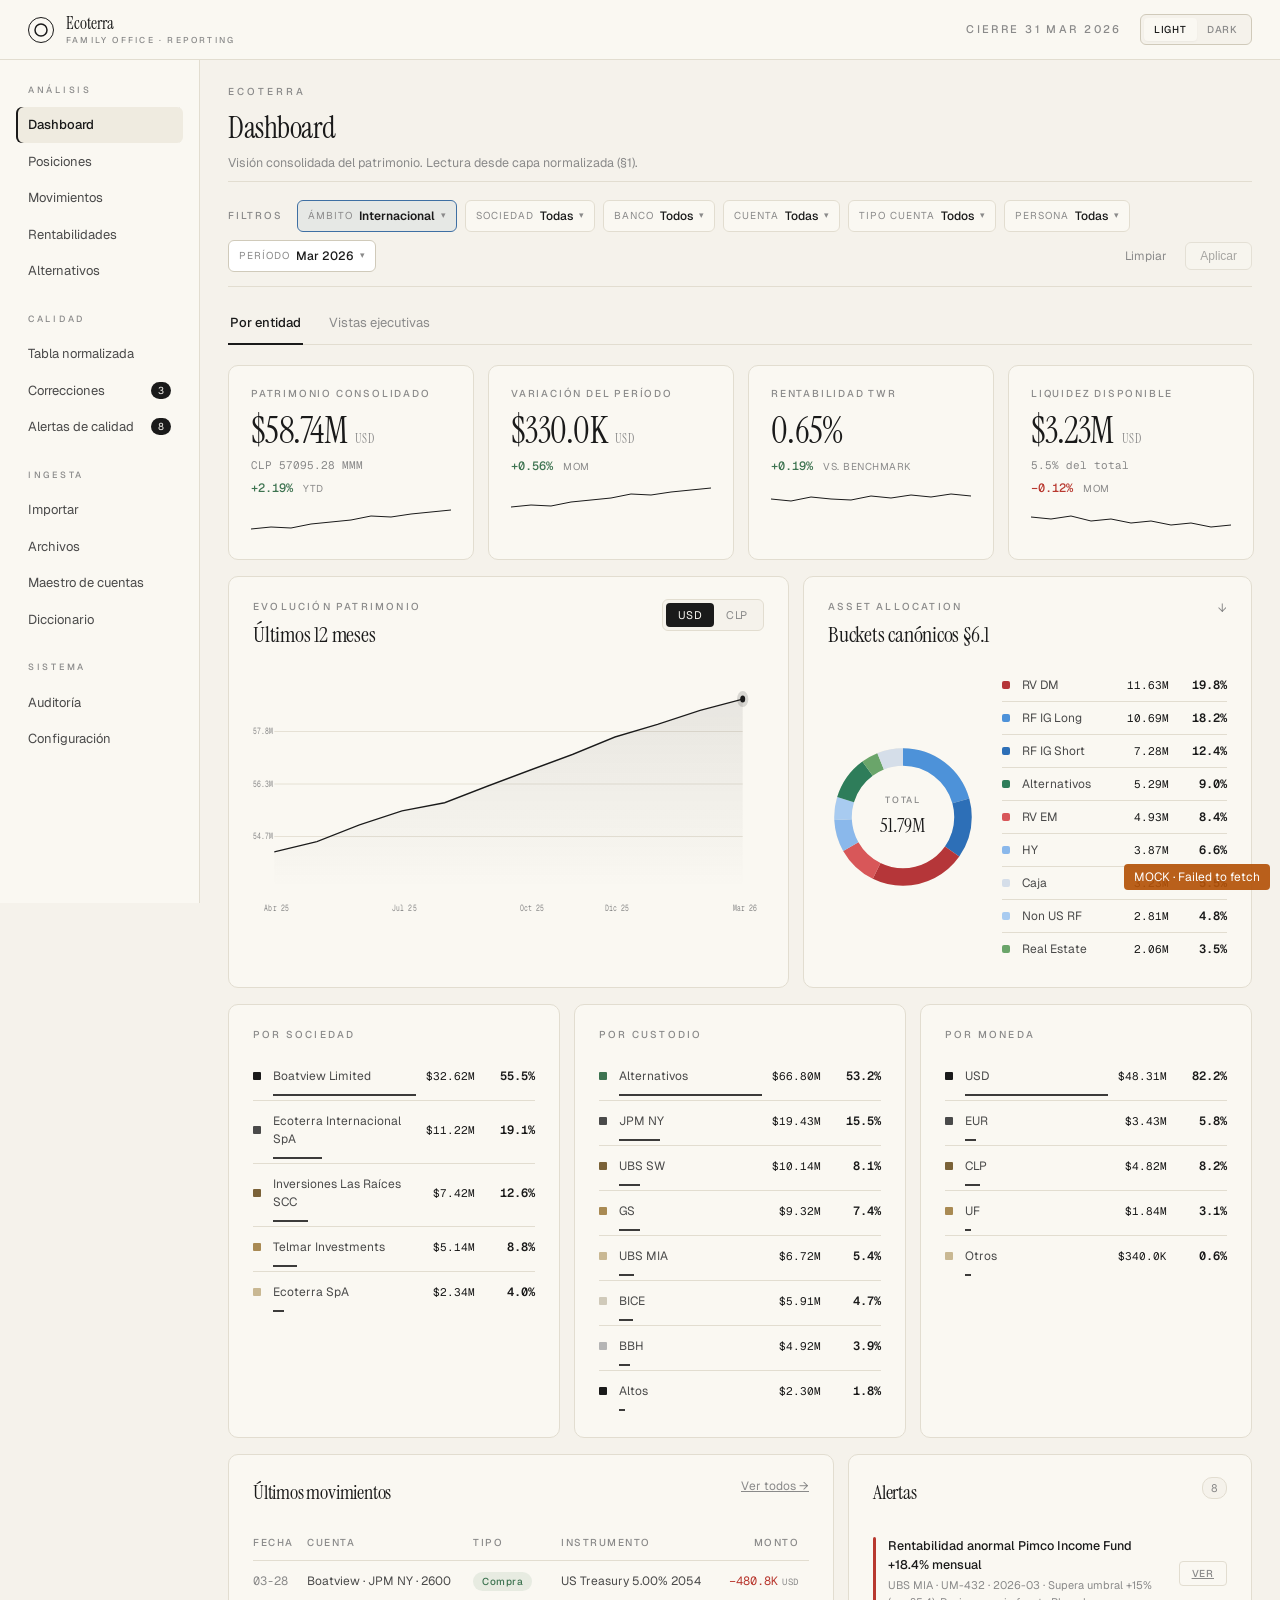
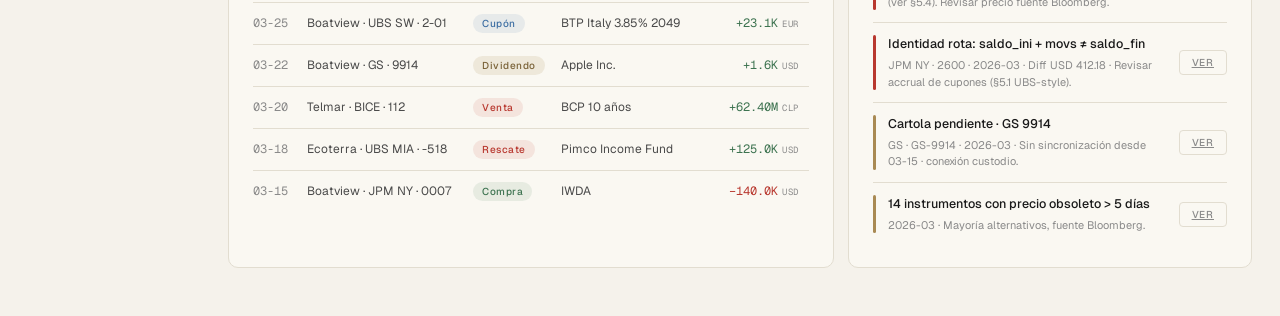
<file: Reporting APP/index.html>
<!DOCTYPE html>
<html lang="es" data-theme="light">
<head>
<meta charset="UTF-8">
<meta name="viewport" content="width=device-width, initial-scale=1.0">
<title>Ecoterra — Reporting</title>
<link rel="preconnect" href="https://fonts.googleapis.com">
<link rel="preconnect" href="https://fonts.gstatic.com" crossorigin>
<link href="https://fonts.googleapis.com/css2?family=Instrument+Serif:ital@0;1&family=Geist:wght@300;400;500;600&family=Geist+Mono:wght@400;500&display=swap" rel="stylesheet">
<link rel="stylesheet" href="assets/styles.css?v=26">
</head>
<body>

<div class="topbar">
  <div class="brand">
    <div class="brand-logo"><svg width="14" height="14" viewBox="0 0 14 14"><circle cx="7" cy="7" r="6" fill="none" stroke="currentColor" stroke-width="1.5"/></svg></div>
    <div class="brand-text">
      <a href="#/dashboard" style="text-decoration:none;color:inherit"><span class="brand-name">Ecoterra</span></a>
      <span class="brand-sub">Family Office · Reporting</span>
    </div>
  </div>
  <div class="topbar-right">
    <span>Cierre 31 Mar 2026</span>
    <div class="theme-toggle" role="tablist" aria-label="Tema">
      <button id="themeLight" class="active" aria-label="Light mode">Light</button>
      <button id="themeDark" aria-label="Dark mode">Dark</button>
    </div>
  </div>
</div>

<div class="shell">
  <aside class="sidebar" id="sidebar"></aside>
  <main class="main" id="view"></main>
</div>

<script src="assets/mock.js?v=17"></script>
<script src="assets/api.js?v=26"></script>
<script src="assets/dataSource.js?v=26"></script>
<script src="assets/app.js?v=26"></script>
</body>
</html>
</file>
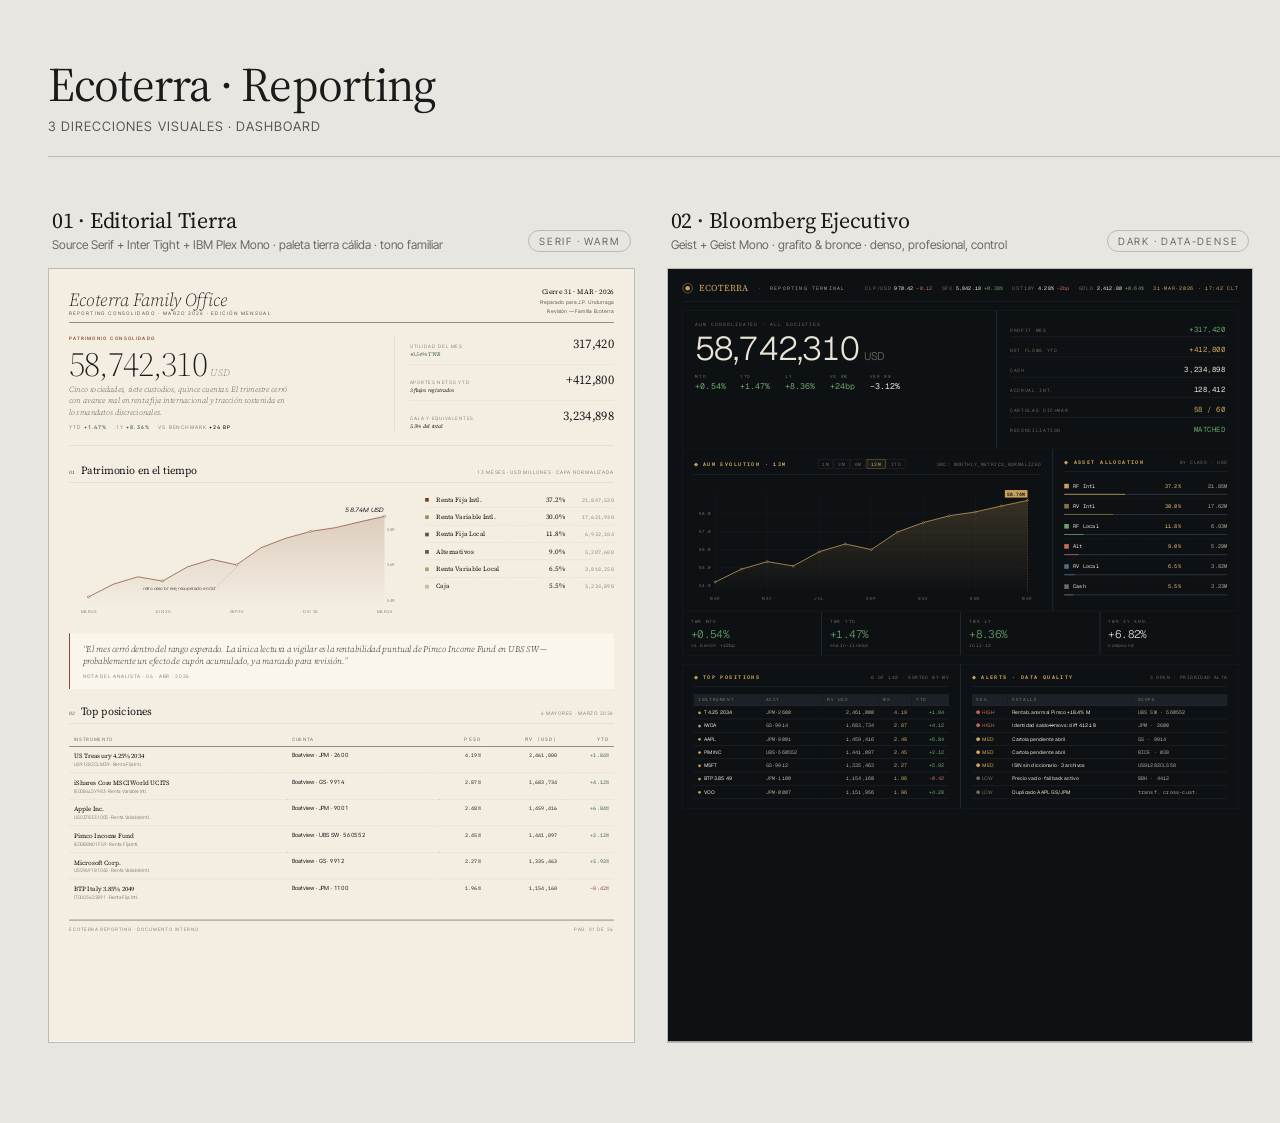
<file: Reporting APP/_archive/directions_exploration.html>
<!doctype html>
<html lang="es">
<head>
<meta charset="utf-8">
<title>Ecoterra · 3 direcciones visuales</title>
<meta name="viewport" content="width=1920">
<link rel="preconnect" href="https://fonts.googleapis.com">
<link rel="preconnect" href="https://fonts.gstatic.com" crossorigin>
<link href="https://fonts.googleapis.com/css2?family=Source+Serif+4:ital,opsz,wght@0,8..60,300..700;1,8..60,300..700&family=GFS+Didot&family=Cormorant+Garamond:wght@300;400;500;600&family=IBM+Plex+Sans:wght@300;400;500;600&family=IBM+Plex+Mono:wght@400;500&family=Inter+Tight:wght@300;400;500;600;700&family=JetBrains+Mono:wght@400;500;600&family=Geist:wght@300;400;500;600&family=Geist+Mono:wght@400;500&display=swap" rel="stylesheet">
<style>
/* ============ GLOBAL ============ */
* { box-sizing: border-box; }
html, body { margin: 0; padding: 0; }
body {
  background: #e8e6e1;
  font-family: "Inter Tight", system-ui, sans-serif;
  min-width: 1920px;
  -webkit-font-smoothing: antialiased;
}
.canvas {
  padding: 60px 48px 80px;
  max-width: 1920px;
  margin: 0 auto;
}
.canvas-head {
  margin-bottom: 48px;
  display: flex;
  justify-content: space-between;
  align-items: flex-end;
  padding-bottom: 22px;
  border-bottom: 1px solid #bdbab3;
}
.canvas-title {
  font-family: "Source Serif 4", serif;
  font-size: 48px;
  font-weight: 400;
  letter-spacing: -0.02em;
  color: #1a1a1a;
  margin: 0;
  line-height: 1;
}
.canvas-sub {
  font-size: 13px;
  color: #5a5a5a;
  letter-spacing: 0.08em;
  text-transform: uppercase;
  margin-top: 10px;
}
.canvas-meta {
  font-size: 12px;
  color: #7a7a7a;
  text-align: right;
  line-height: 1.6;
}
.grid-3 {
  display: grid;
  grid-template-columns: repeat(3, 1fr);
  gap: 32px;
}
.opt-wrap {
  display: flex;
  flex-direction: column;
  gap: 16px;
}
.opt-label {
  display: flex;
  justify-content: space-between;
  align-items: flex-end;
  padding: 0 4px;
}
.opt-label h2 {
  font-family: "Source Serif 4", serif;
  font-weight: 400;
  font-size: 22px;
  margin: 0;
  letter-spacing: -0.01em;
  color: #1a1a1a;
}
.opt-label .pill {
  font-size: 10px;
  letter-spacing: 0.18em;
  text-transform: uppercase;
  color: #6a6a6a;
  padding: 4px 10px;
  border: 1px solid #bdbab3;
  border-radius: 999px;
}
.opt-label .sub {
  font-size: 12px;
  color: #6a6a6a;
  margin-top: 2px;
}
.frame {
  width: 100%;
  aspect-ratio: 1 / 1.32;
  border: 1px solid #bdbab3;
  overflow: hidden;
  position: relative;
  background: white;
}
.frame-inner {
  position: absolute;
  top: 0; left: 0;
  width: 1280px;
  height: 1690px;
  transform-origin: top left;
}

/* ============================================================ */
/* OPCIÓN 1 · EDITORIAL TIERRA                                  */
/* ============================================================ */
.ed-root {
  --bg: #f3ede2;
  --paper: #faf6ec;
  --ink: #1a1a1a;
  --ink-2: #5a544a;
  --ink-3: #8a857a;
  --line: #d4ccbc;
  --line-2: #e5ddcc;
  --accent: #7a3a1e;
  --accent-2: #4a5a3e;
  --gold: #a68a4e;
  --pos: #3a5a3e;
  --neg: #8a3030;
  background: var(--bg);
  color: var(--ink);
  font-family: "Inter Tight", sans-serif;
  font-size: 13px;
  width: 1280px;
  min-height: 1690px;
  padding: 36px 44px;
  font-feature-settings: "ss01", "tnum";
}
.ed-root .serif { font-family: "Source Serif 4", serif; font-weight: 400; }
.ed-root .mono { font-family: "IBM Plex Mono", monospace; font-variant-numeric: tabular-nums; }
.ed-root .num { font-variant-numeric: tabular-nums; }

.ed-mast {
  border-bottom: 1px solid var(--ink);
  padding-bottom: 14px;
  margin-bottom: 28px;
  display: flex;
  justify-content: space-between;
  align-items: flex-end;
}
.ed-mast .title {
  display: flex; flex-direction: column; gap: 4px;
}
.ed-mast .title .name {
  font-family: "Source Serif 4", serif;
  font-size: 40px;
  font-style: italic;
  font-weight: 300;
  letter-spacing: -0.01em;
  line-height: 1;
}
.ed-mast .title .tag {
  font-size: 10.5px;
  letter-spacing: 0.28em;
  text-transform: uppercase;
  color: var(--ink-2);
}
.ed-mast .meta {
  text-align: right;
  font-size: 11px;
  color: var(--ink-2);
  line-height: 1.8;
  letter-spacing: 0.04em;
}
.ed-mast .meta .big {
  font-family: "Source Serif 4", serif;
  font-size: 15px;
  color: var(--ink);
  letter-spacing: 0;
}

.ed-hero {
  display: grid;
  grid-template-columns: 1.4fr 1fr;
  gap: 40px;
  margin-bottom: 36px;
  padding-bottom: 32px;
  border-bottom: 1px solid var(--line);
}
.ed-hero-left .kicker {
  font-size: 10px;
  letter-spacing: 0.28em;
  text-transform: uppercase;
  color: var(--accent);
  font-weight: 500;
}
.ed-hero-left .headline {
  font-family: "Source Serif 4", serif;
  font-size: 76px;
  font-weight: 300;
  letter-spacing: -0.025em;
  line-height: 0.95;
  margin: 14px 0 6px;
  font-variant-numeric: tabular-nums;
}
.ed-hero-left .headline .cur {
  font-size: 22px;
  color: var(--ink-3);
  margin-left: 8px;
  letter-spacing: 0;
  font-style: italic;
}
.ed-hero-left .lede {
  font-family: "Source Serif 4", serif;
  font-size: 17px;
  font-style: italic;
  color: var(--ink-2);
  line-height: 1.45;
  font-weight: 300;
  max-width: 480px;
  margin-top: 8px;
}
.ed-hero-left .byline {
  margin-top: 14px;
  font-size: 11px;
  letter-spacing: 0.18em;
  text-transform: uppercase;
  color: var(--ink-3);
  display: flex;
  gap: 18px;
}
.ed-hero-left .byline span b { color: var(--ink); font-weight: 500; }

.ed-hero-right {
  border-left: 1px solid var(--line);
  padding-left: 32px;
  display: flex;
  flex-direction: column;
  gap: 18px;
  justify-content: center;
}
.ed-mini {
  display: flex;
  justify-content: space-between;
  align-items: baseline;
  padding-bottom: 14px;
  border-bottom: 1px dotted var(--line);
}
.ed-mini:last-child { border-bottom: 0; padding-bottom: 0; }
.ed-mini .lbl {
  font-size: 10px;
  letter-spacing: 0.2em;
  text-transform: uppercase;
  color: var(--ink-3);
  flex: 1;
}
.ed-mini .val {
  font-family: "Source Serif 4", serif;
  font-size: 28px;
  letter-spacing: -0.01em;
  line-height: 1;
  font-variant-numeric: tabular-nums;
}
.ed-mini .delta {
  font-size: 11.5px;
  margin-top: 4px;
  font-style: italic;
  font-family: "Source Serif 4", serif;
}

.ed-sect {
  margin-bottom: 32px;
}
.ed-sect-head {
  display: flex;
  justify-content: space-between;
  align-items: baseline;
  margin-bottom: 18px;
  padding-bottom: 10px;
  border-bottom: 1px solid var(--line);
}
.ed-sect-head .num {
  font-family: "Source Serif 4", serif;
  font-size: 11px;
  font-style: italic;
  color: var(--accent);
  margin-right: 14px;
}
.ed-sect-head .ttl {
  font-family: "Source Serif 4", serif;
  font-size: 24px;
  font-weight: 400;
  letter-spacing: -0.005em;
  flex: 1;
}
.ed-sect-head .aside {
  font-size: 10.5px;
  letter-spacing: 0.16em;
  text-transform: uppercase;
  color: var(--ink-3);
}

.ed-2col {
  display: grid;
  grid-template-columns: 1.8fr 1fr;
  gap: 36px;
}

/* Editorial chart */
.ed-chart {
  position: relative;
  height: 280px;
  padding-top: 18px;
}
.ed-chart svg { width: 100%; height: 100%; display: block; overflow: visible; }

.ed-annotation {
  position: absolute;
  font-family: "Source Serif 4", serif;
  font-style: italic;
  font-size: 12px;
  color: var(--ink-2);
  max-width: 140px;
  line-height: 1.3;
}

.ed-alloc {
  display: flex;
  flex-direction: column;
}
.ed-alloc-row {
  display: grid;
  grid-template-columns: 14px 1fr auto auto;
  gap: 10px;
  align-items: baseline;
  padding: 8px 0;
  border-bottom: 1px dotted var(--line);
  font-size: 13px;
}
.ed-alloc-row:last-child { border-bottom: 0; }
.ed-alloc-row .sw {
  width: 8px; height: 8px;
  background: var(--accent);
  margin-top: 6px;
}
.ed-alloc-row .name {
  font-family: "Source Serif 4", serif;
  font-size: 14px;
}
.ed-alloc-row .pct {
  font-family: "Source Serif 4", serif;
  font-variant-numeric: tabular-nums;
  font-size: 15px;
  text-align: right;
  min-width: 60px;
}
.ed-alloc-row .usd {
  font-family: "IBM Plex Mono", monospace;
  font-size: 10.5px;
  color: var(--ink-3);
  text-align: right;
  min-width: 96px;
}

/* Editorial table */
.ed-tbl {
  width: 100%;
  border-collapse: collapse;
  font-size: 12.5px;
}
.ed-tbl th {
  text-align: left;
  font-size: 10px;
  letter-spacing: 0.16em;
  text-transform: uppercase;
  color: var(--ink-3);
  font-weight: 500;
  padding: 8px 10px;
  border-bottom: 1px solid var(--ink);
}
.ed-tbl td {
  padding: 11px 10px;
  border-bottom: 1px dotted var(--line);
  vertical-align: top;
}
.ed-tbl tr:last-child td { border-bottom: 0; }
.ed-tbl .num { text-align: right; font-variant-numeric: tabular-nums; font-family: "IBM Plex Mono", monospace; font-size: 12px; }
.ed-tbl .instr {
  font-family: "Source Serif 4", serif;
  font-size: 14px;
}
.ed-tbl .instr small {
  display: block;
  font-family: "Inter Tight", sans-serif;
  font-size: 10.5px;
  color: var(--ink-3);
  letter-spacing: 0.02em;
  margin-top: 2px;
}

.ed-quote {
  background: var(--paper);
  border-left: 2px solid var(--accent);
  padding: 22px 28px;
  margin-bottom: 32px;
}
.ed-quote p {
  font-family: "Source Serif 4", serif;
  font-size: 19px;
  font-weight: 300;
  font-style: italic;
  line-height: 1.4;
  color: var(--ink);
  margin: 0;
}
.ed-quote cite {
  display: block;
  font-style: normal;
  font-size: 10.5px;
  letter-spacing: 0.18em;
  text-transform: uppercase;
  color: var(--ink-3);
  margin-top: 12px;
}

.ed-foot {
  margin-top: 30px;
  padding-top: 14px;
  border-top: 1px solid var(--ink);
  display: flex;
  justify-content: space-between;
  font-size: 10px;
  letter-spacing: 0.18em;
  text-transform: uppercase;
  color: var(--ink-3);
}

/* ============================================================ */
/* OPCIÓN 2 · BLOOMBERG EJECUTIVO                               */
/* ============================================================ */
.bl-root {
  --bg: #0e1114;
  --panel: #151a1f;
  --panel-2: #1b2127;
  --line: #252c33;
  --line-2: #2e3740;
  --ink: #e8e4d6;
  --ink-2: #a8a397;
  --ink-3: #6f6a5f;
  --accent: #c9a25b;
  --accent-2: #8a7340;
  --pos: #6aa36e;
  --neg: #c86a5a;
  --warn: #d4a85a;
  background: var(--bg);
  color: var(--ink);
  font-family: "Geist", sans-serif;
  font-size: 12.5px;
  width: 1280px;
  min-height: 1690px;
  padding: 28px 32px;
  font-feature-settings: "tnum", "cv11";
}
.bl-root .mono { font-family: "Geist Mono", "JetBrains Mono", monospace; font-variant-numeric: tabular-nums; }
.bl-root .serif { font-family: "Source Serif 4", serif; font-weight: 400; }

.bl-top {
  display: flex;
  justify-content: space-between;
  align-items: center;
  padding-bottom: 14px;
  border-bottom: 1px solid var(--line);
  margin-bottom: 20px;
}
.bl-brand {
  display: flex; align-items: center; gap: 14px;
}
.bl-brand .mk {
  width: 22px; height: 22px;
  border: 1.5px solid var(--accent);
  border-radius: 50%;
  position: relative;
}
.bl-brand .mk::after {
  content: "";
  position: absolute;
  inset: 5px;
  background: var(--accent);
  border-radius: 50%;
}
.bl-brand .name {
  font-family: "Source Serif 4", serif;
  font-size: 20px;
  letter-spacing: 0.04em;
  color: var(--accent);
}
.bl-brand .sep { color: var(--ink-3); margin: 0 8px; }
.bl-brand .sec {
  font-family: "Geist Mono", monospace;
  font-size: 10.5px;
  letter-spacing: 0.3em;
  text-transform: uppercase;
  color: var(--ink-2);
}
.bl-tick {
  display: flex;
  gap: 20px;
  align-items: center;
  font-family: "Geist Mono", monospace;
  font-size: 11px;
  color: var(--ink-2);
}
.bl-tick .it { display: flex; gap: 6px; align-items: baseline; }
.bl-tick .it .k { color: var(--ink-3); text-transform: uppercase; letter-spacing: 0.12em; }
.bl-tick .it .v { color: var(--ink); }
.bl-tick .it .v.up { color: var(--pos); }
.bl-tick .it .v.dn { color: var(--neg); }
.bl-tick .clk {
  color: var(--accent);
  letter-spacing: 0.1em;
}

.bl-hero {
  display: grid;
  grid-template-columns: 1.3fr 1fr;
  gap: 2px;
  background: var(--line);
  margin-bottom: 2px;
}
.bl-hero > div { background: var(--bg); padding: 24px 28px; }
.bl-hero .left .label {
  font-family: "Geist Mono", monospace;
  font-size: 10px;
  letter-spacing: 0.26em;
  text-transform: uppercase;
  color: var(--ink-3);
}
.bl-hero .left .val {
  font-family: "Geist", sans-serif;
  font-weight: 300;
  font-size: 72px;
  line-height: 1;
  letter-spacing: -0.02em;
  margin-top: 10px;
  font-variant-numeric: tabular-nums;
  color: var(--ink);
}
.bl-hero .left .val .u { color: var(--ink-3); font-size: 24px; margin-left: 10px; }
.bl-hero .left .deltas {
  display: flex;
  gap: 32px;
  margin-top: 18px;
}
.bl-hero .left .deltas .d .l {
  font-family: "Geist Mono", monospace;
  font-size: 9.5px;
  letter-spacing: 0.2em;
  text-transform: uppercase;
  color: var(--ink-3);
}
.bl-hero .left .deltas .d .v {
  font-family: "Geist Mono", monospace;
  font-size: 18px;
  margin-top: 4px;
}
.bl-hero .left .deltas .d .v.up { color: var(--pos); }
.bl-hero .left .deltas .d .v.dn { color: var(--neg); }
.bl-hero .right {
  display: flex;
  flex-direction: column;
  gap: 10px;
}
.bl-kpi {
  display: grid;
  grid-template-columns: 1fr auto;
  align-items: baseline;
  padding: 6px 0;
  border-bottom: 1px solid var(--line);
}
.bl-kpi:last-child { border-bottom: 0; }
.bl-kpi .l {
  font-family: "Geist Mono", monospace;
  font-size: 10px;
  letter-spacing: 0.2em;
  text-transform: uppercase;
  color: var(--ink-3);
}
.bl-kpi .v {
  font-family: "Geist Mono", monospace;
  font-size: 16px;
  color: var(--ink);
}
.bl-kpi .v.accent { color: var(--accent); }
.bl-kpi .v.up { color: var(--pos); }
.bl-kpi .v.dn { color: var(--neg); }

.bl-grid {
  display: grid;
  grid-template-columns: 2fr 1fr;
  gap: 2px;
  background: var(--line);
  margin-top: 2px;
}
.bl-grid > .panel { background: var(--bg); padding: 22px 24px; }

.bl-panel-head {
  display: flex;
  justify-content: space-between;
  align-items: center;
  padding-bottom: 12px;
  margin-bottom: 16px;
  border-bottom: 1px solid var(--line);
}
.bl-panel-head h3 {
  font-family: "Geist Mono", monospace;
  font-size: 11px;
  letter-spacing: 0.24em;
  text-transform: uppercase;
  color: var(--accent);
  margin: 0;
}
.bl-panel-head .meta {
  font-family: "Geist Mono", monospace;
  font-size: 10px;
  color: var(--ink-3);
  letter-spacing: 0.14em;
  text-transform: uppercase;
}
.bl-panel-head .tabs {
  display: flex; gap: 2px; font-family: "Geist Mono", monospace;
}
.bl-panel-head .tabs span {
  padding: 3px 8px;
  font-size: 10px;
  letter-spacing: 0.18em;
  text-transform: uppercase;
  color: var(--ink-3);
  border: 1px solid var(--line);
}
.bl-panel-head .tabs span.on { color: var(--accent); border-color: var(--accent-2); background: rgba(201,162,91,0.07); }

/* bloomberg chart */
.bl-chart svg { width: 100%; display: block; overflow: visible; }
.bl-chart-wrap { height: 260px; }
.bl-chart-wrap.small { height: 180px; }

.bl-alloc {
  display: grid;
  grid-template-columns: 1fr auto auto;
  gap: 10px;
  font-family: "Geist Mono", monospace;
  font-size: 11.5px;
  align-items: center;
  padding: 8px 0;
  border-bottom: 1px dotted var(--line);
}
.bl-alloc:last-child { border-bottom: 0; }
.bl-alloc .nm { color: var(--ink); letter-spacing: 0.02em; display: flex; gap: 8px; align-items: center; }
.bl-alloc .nm .sw { width: 10px; height: 10px; background: var(--accent); }
.bl-alloc .pct { color: var(--accent); font-variant-numeric: tabular-nums; font-weight: 500; text-align: right; min-width: 52px; }
.bl-alloc .amt { color: var(--ink-2); font-variant-numeric: tabular-nums; text-align: right; min-width: 92px; }
.bl-alloc .bar {
  grid-column: 1 / -1;
  height: 2px;
  background: var(--line-2);
  position: relative;
}
.bl-alloc .bar i { display: block; height: 100%; background: var(--accent); opacity: 0.8; }

/* bloomberg table */
.bl-tbl {
  width: 100%;
  border-collapse: collapse;
  font-family: "Geist Mono", monospace;
  font-size: 11px;
}
.bl-tbl th {
  text-align: left;
  padding: 6px 10px;
  font-size: 9.5px;
  letter-spacing: 0.2em;
  text-transform: uppercase;
  color: var(--ink-3);
  font-weight: 500;
  border-bottom: 1px solid var(--line);
  background: var(--panel-2);
}
.bl-tbl td {
  padding: 7px 10px;
  border-bottom: 1px solid var(--line);
  color: var(--ink-2);
}
.bl-tbl tr:hover td { background: rgba(201,162,91,0.04); color: var(--ink); }
.bl-tbl td.k { color: var(--ink); font-family: "Geist", sans-serif; }
.bl-tbl td.num { text-align: right; font-variant-numeric: tabular-nums; }
.bl-tbl td .t { color: var(--accent); }
.bl-tbl td .up { color: var(--pos); }
.bl-tbl td .dn { color: var(--neg); }
.bl-tbl td .dot { width: 6px; height: 6px; display: inline-block; border-radius: 50%; background: var(--accent); margin-right: 6px; vertical-align: middle; }

.bl-status {
  margin-top: 2px;
  display: grid;
  grid-template-columns: repeat(4, 1fr);
  gap: 2px;
  background: var(--line);
}
.bl-status > div { background: var(--bg); padding: 14px 18px; }
.bl-status .lbl {
  font-family: "Geist Mono", monospace;
  font-size: 9.5px;
  letter-spacing: 0.22em;
  text-transform: uppercase;
  color: var(--ink-3);
}
.bl-status .v {
  font-family: "Geist Mono", monospace;
  font-size: 24px;
  font-weight: 300;
  margin-top: 6px;
  color: var(--ink);
}
.bl-status .v.up { color: var(--pos); }
.bl-status .v.dn { color: var(--neg); }
.bl-status .v.accent { color: var(--accent); }
.bl-status .s {
  font-family: "Geist Mono", monospace;
  font-size: 10px;
  color: var(--ink-3);
  letter-spacing: 0.1em;
  margin-top: 4px;
}

.bl-sidebar-nav {
  position: absolute;
  left: 0; top: 100px;
  width: 34px;
  display: flex; flex-direction: column;
  gap: 20px;
  font-family: "Geist Mono", monospace;
  font-size: 9px;
  letter-spacing: 0.3em;
  color: var(--ink-3);
  writing-mode: vertical-rl;
  transform: rotate(180deg);
  padding: 20px 0;
  border-right: 1px solid var(--line);
  text-transform: uppercase;
  align-items: center;
  text-align: center;
}
.bl-sidebar-nav span.on { color: var(--accent); }

/* ============================================================ */
/* OPCIÓN 3 · SUIZO MODERNO                                     */
/* ============================================================ */
.sw-root {
  --bg: #ffffff;
  --surface: #fafafa;
  --line: #e8e8e6;
  --line-2: #f0efec;
  --ink: #111111;
  --ink-2: #555555;
  --ink-3: #9a9a97;
  --accent: #1f4d3f;
  --pos: #1f4d3f;
  --neg: #9a3328;
  background: var(--bg);
  color: var(--ink);
  font-family: "Inter Tight", sans-serif;
  font-size: 13px;
  width: 1280px;
  min-height: 1690px;
  padding: 48px 56px;
  font-feature-settings: "ss01", "tnum", "cv11";
}
.sw-root .mono { font-family: "JetBrains Mono", monospace; font-variant-numeric: tabular-nums; }
.sw-root .num { font-variant-numeric: tabular-nums; }

.sw-head {
  display: grid;
  grid-template-columns: 1fr 1fr;
  gap: 40px;
  padding-bottom: 28px;
  border-bottom: 1px solid var(--ink);
  margin-bottom: 48px;
}
.sw-head .brand {
  display: flex;
  align-items: baseline;
  gap: 14px;
}
.sw-head .brand .mk {
  width: 10px; height: 10px;
  background: var(--accent);
}
.sw-head .brand .nm {
  font-size: 22px;
  font-weight: 500;
  letter-spacing: -0.02em;
}
.sw-head .brand .sep { color: var(--ink-3); margin: 0 4px; }
.sw-head .brand .tag {
  font-size: 13px;
  color: var(--ink-2);
  font-weight: 400;
}
.sw-head .crumbs {
  text-align: right;
  font-size: 11.5px;
  color: var(--ink-3);
  letter-spacing: 0.04em;
  line-height: 1.7;
}
.sw-head .crumbs b { color: var(--ink); font-weight: 500; }

.sw-hero {
  display: grid;
  grid-template-columns: 7fr 5fr;
  gap: 80px;
  margin-bottom: 80px;
}
.sw-hero .headline .meta {
  font-size: 10px;
  letter-spacing: 0.24em;
  text-transform: uppercase;
  color: var(--ink-3);
  margin-bottom: 22px;
}
.sw-hero .headline .v {
  font-weight: 300;
  font-size: 128px;
  line-height: 0.92;
  letter-spacing: -0.04em;
  font-variant-numeric: tabular-nums;
}
.sw-hero .headline .v .u {
  font-size: 36px;
  color: var(--ink-3);
  margin-left: 14px;
  font-weight: 300;
}
.sw-hero .headline .sub {
  margin-top: 26px;
  display: flex;
  gap: 48px;
  padding-top: 20px;
  border-top: 1px solid var(--line);
}
.sw-hero .headline .sub .it { display: flex; flex-direction: column; gap: 4px; }
.sw-hero .headline .sub .it .l { font-size: 10px; letter-spacing: 0.2em; text-transform: uppercase; color: var(--ink-3); }
.sw-hero .headline .sub .it .n { font-size: 20px; font-weight: 500; letter-spacing: -0.01em; font-variant-numeric: tabular-nums; }

.sw-hero .side { display: flex; flex-direction: column; gap: 0; }
.sw-hero .side .it {
  display: flex;
  justify-content: space-between;
  align-items: baseline;
  padding: 18px 0;
  border-bottom: 1px solid var(--line);
}
.sw-hero .side .it:first-child { padding-top: 0; }
.sw-hero .side .it:last-child { border-bottom: 0; }
.sw-hero .side .it .l {
  font-size: 11px;
  color: var(--ink-2);
  font-weight: 400;
}
.sw-hero .side .it .r {
  text-align: right;
  font-variant-numeric: tabular-nums;
  font-weight: 500;
  font-size: 18px;
  letter-spacing: -0.01em;
}
.sw-hero .side .it .r .d {
  display: block;
  font-size: 11px;
  font-weight: 400;
  color: var(--ink-3);
  margin-top: 2px;
  letter-spacing: 0;
}

.sw-sect {
  margin-bottom: 72px;
}
.sw-sect-head {
  display: flex;
  justify-content: space-between;
  align-items: baseline;
  padding-bottom: 14px;
  margin-bottom: 30px;
  border-bottom: 1px solid var(--ink);
}
.sw-sect-head h3 {
  font-size: 16px;
  font-weight: 500;
  letter-spacing: -0.005em;
  margin: 0;
}
.sw-sect-head .n {
  font-size: 10px;
  letter-spacing: 0.24em;
  text-transform: uppercase;
  color: var(--ink-3);
}

.sw-2col {
  display: grid;
  grid-template-columns: 1fr 1fr;
  gap: 56px;
}

.sw-chart svg { width: 100%; display: block; overflow: visible; }
.sw-chart-wrap { height: 280px; }

.sw-alloc-row {
  display: grid;
  grid-template-columns: 1fr auto;
  gap: 12px;
  padding: 16px 0;
  border-bottom: 1px solid var(--line);
  align-items: baseline;
}
.sw-alloc-row:last-child { border-bottom: 0; }
.sw-alloc-row .top {
  grid-column: 1 / -1;
  display: flex;
  justify-content: space-between;
  align-items: baseline;
}
.sw-alloc-row .name { font-size: 14px; font-weight: 500; }
.sw-alloc-row .pct {
  font-size: 20px;
  font-weight: 300;
  font-variant-numeric: tabular-nums;
  letter-spacing: -0.01em;
}
.sw-alloc-row .sub {
  grid-column: 1 / -1;
  display: flex;
  justify-content: space-between;
  font-size: 11px;
  color: var(--ink-3);
  margin-top: 4px;
}
.sw-alloc-row .bar {
  grid-column: 1 / -1;
  height: 1px;
  background: var(--line);
  margin-top: 10px;
  position: relative;
}
.sw-alloc-row .bar i {
  position: absolute; left: 0; top: 0; bottom: 0;
  background: var(--ink);
  height: 2px;
  margin-top: -0.5px;
}

.sw-tbl {
  width: 100%;
  border-collapse: collapse;
  font-size: 12.5px;
}
.sw-tbl th {
  text-align: left;
  font-size: 10px;
  letter-spacing: 0.2em;
  text-transform: uppercase;
  color: var(--ink-3);
  font-weight: 500;
  padding: 12px 10px;
  border-bottom: 1px solid var(--ink);
}
.sw-tbl td {
  padding: 16px 10px;
  border-bottom: 1px solid var(--line);
  font-size: 13px;
}
.sw-tbl tr:last-child td { border-bottom: 0; }
.sw-tbl .num { text-align: right; font-variant-numeric: tabular-nums; font-family: "JetBrains Mono", monospace; font-size: 12px; }
.sw-tbl .nm { font-weight: 500; }
.sw-tbl .nm small { display: block; font-weight: 400; color: var(--ink-3); font-size: 11px; letter-spacing: 0.02em; margin-top: 2px; }
.sw-tbl .tag-mini {
  display: inline-block;
  padding: 2px 8px;
  border: 1px solid var(--line);
  font-size: 10px;
  letter-spacing: 0.1em;
  text-transform: uppercase;
  color: var(--ink-2);
}

.sw-kpi-grid {
  display: grid;
  grid-template-columns: repeat(4, 1fr);
  gap: 1px;
  background: var(--line);
  border: 1px solid var(--line);
  margin-bottom: 72px;
}
.sw-kpi {
  background: var(--bg);
  padding: 28px 24px;
  min-height: 140px;
}
.sw-kpi .lbl {
  font-size: 10px;
  letter-spacing: 0.24em;
  text-transform: uppercase;
  color: var(--ink-3);
}
.sw-kpi .v {
  font-size: 38px;
  font-weight: 300;
  letter-spacing: -0.02em;
  margin-top: 18px;
  font-variant-numeric: tabular-nums;
  line-height: 1;
}
.sw-kpi .v .u { font-size: 16px; color: var(--ink-3); margin-left: 6px; }
.sw-kpi .d {
  margin-top: 12px;
  font-size: 11.5px;
  color: var(--ink-2);
  font-variant-numeric: tabular-nums;
}
.sw-kpi .d.up { color: var(--accent); }
.sw-kpi .d.dn { color: var(--neg); }

.sw-foot {
  margin-top: 32px;
  padding-top: 20px;
  border-top: 1px solid var(--line);
  display: flex;
  justify-content: space-between;
  font-size: 10px;
  letter-spacing: 0.2em;
  text-transform: uppercase;
  color: var(--ink-3);
}

</style>
</head>
<body>
<div class="canvas">
  <div class="canvas-head">
    <div>
      <h1 class="canvas-title">Ecoterra · Reporting</h1>
      <div class="canvas-sub">3 direcciones visuales · Dashboard</div>
    </div>
    <div class="canvas-meta">
      Vistas a escala 1:2.4 · 1280×1690 px nominal<br>
      Comparación de tipografía, color, densidad y estilo de datos<br>
      v0.1 · abril 2026
    </div>
  </div>

  <div class="grid-3">

    <!-- ============== OPCIÓN 1 · EDITORIAL TIERRA ============== -->
    <div class="opt-wrap">
      <div class="opt-label">
        <div>
          <h2>01 · Editorial Tierra</h2>
          <div class="sub">Source Serif + Inter Tight + IBM Plex Mono · paleta tierra cálida · tono familiar</div>
        </div>
        <div class="pill">Serif · Warm</div>
      </div>
      <div class="frame">
        <div class="frame-inner" id="ed-frame">
          <div class="ed-root">

            <div class="ed-mast">
              <div class="title">
                <span class="name">Ecoterra Family Office</span>
                <span class="tag">Reporting consolidado · Marzo 2026 · Edición mensual</span>
              </div>
              <div class="meta">
                <div class="big serif">Cierre 31 · MAR · 2026</div>
                <div>Preparado para J.P. Undurraga</div>
                <div>Revisión &mdash; Familia Ecoterra</div>
              </div>
            </div>

            <div class="ed-hero">
              <div class="ed-hero-left">
                <div class="kicker">Patrimonio consolidado</div>
                <div class="headline">58,742,310<span class="cur">USD</span></div>
                <div class="lede">
                  Cinco sociedades, siete custodios, quince cuentas. El trimestre cerró
                  con avance real en renta fija internacional y tracción sostenida en
                  los mandatos discrecionales.
                </div>
                <div class="byline">
                  <span>YTD <b class="pos" style="color:var(--pos)">+1.47%</b></span>
                  <span>1Y <b style="color:var(--pos)">+8.36%</b></span>
                  <span>vs Benchmark <b>+24 bp</b></span>
                </div>
              </div>
              <div class="ed-hero-right">
                <div class="ed-mini">
                  <div>
                    <div class="lbl">Utilidad del mes</div>
                    <div class="delta" style="color:var(--pos)">+0.54% TWR</div>
                  </div>
                  <div class="val">317,420</div>
                </div>
                <div class="ed-mini">
                  <div>
                    <div class="lbl">Aportes netos YTD</div>
                    <div class="delta">3 flujos registrados</div>
                  </div>
                  <div class="val">+412,800</div>
                </div>
                <div class="ed-mini">
                  <div>
                    <div class="lbl">Caja y equivalentes</div>
                    <div class="delta">5.5% del total</div>
                  </div>
                  <div class="val">3,234,898</div>
                </div>
              </div>
            </div>

            <div class="ed-sect">
              <div class="ed-sect-head">
                <span class="num">01</span>
                <span class="ttl">Patrimonio en el tiempo</span>
                <span class="aside">13 meses · USD millones · capa normalizada</span>
              </div>
              <div class="ed-2col">
                <div class="ed-chart" id="ed-chart"></div>
                <div>
                  <div class="ed-alloc">
                    <div class="ed-alloc-row">
                      <span class="sw" style="background:#7a3a1e"></span>
                      <span class="name">Renta Fija Intl.</span>
                      <span class="pct">37.2%</span>
                      <span class="usd">21,847,520</span>
                    </div>
                    <div class="ed-alloc-row">
                      <span class="sw" style="background:#a68a4e"></span>
                      <span class="name">Renta Variable Intl.</span>
                      <span class="pct">30.0%</span>
                      <span class="usd">17,621,930</span>
                    </div>
                    <div class="ed-alloc-row">
                      <span class="sw" style="background:#4a5a3e"></span>
                      <span class="name">Renta Fija Local</span>
                      <span class="pct">11.8%</span>
                      <span class="usd">6,932,104</span>
                    </div>
                    <div class="ed-alloc-row">
                      <span class="sw" style="background:#6b4e3a"></span>
                      <span class="name">Alternativos</span>
                      <span class="pct">9.0%</span>
                      <span class="usd">5,287,608</span>
                    </div>
                    <div class="ed-alloc-row">
                      <span class="sw" style="background:#b89968"></span>
                      <span class="name">Renta Variable Local</span>
                      <span class="pct">6.5%</span>
                      <span class="usd">3,818,250</span>
                    </div>
                    <div class="ed-alloc-row">
                      <span class="sw" style="background:#c4b896"></span>
                      <span class="name">Caja</span>
                      <span class="pct">5.5%</span>
                      <span class="usd">3,234,898</span>
                    </div>
                  </div>
                </div>
              </div>
            </div>

            <div class="ed-quote">
              <p>&ldquo;El mes cerró dentro del rango esperado. La única lectura a vigilar es la
              rentabilidad puntual de Pimco Income Fund en UBS SW — probablemente un
              efecto de cupón acumulado, ya marcado para revisión.&rdquo;</p>
              <cite>Nota del analista · 04 · abr · 2026</cite>
            </div>

            <div class="ed-sect">
              <div class="ed-sect-head">
                <span class="num">02</span>
                <span class="ttl">Top posiciones</span>
                <span class="aside">6 mayores · marzo 2026</span>
              </div>
              <table class="ed-tbl">
                <thead><tr>
                  <th style="width:40%">Instrumento</th>
                  <th>Cuenta</th>
                  <th class="num">Peso</th>
                  <th class="num">MV (USD)</th>
                  <th class="num">YTD</th>
                </tr></thead>
                <tbody>
                  <tr>
                    <td class="instr">US Treasury 4.25% 2034<small>US91282CLM39 · Renta Fija Intl.</small></td>
                    <td>Boatview · JPM · 2600</td>
                    <td class="num">4.19%</td>
                    <td class="num">2,461,000</td>
                    <td class="num" style="color:var(--pos)">+1.84%</td>
                  </tr>
                  <tr>
                    <td class="instr">iShares Core MSCI World UCITS<small>IE00B4L5Y983 · Renta Variable Intl.</small></td>
                    <td>Boatview · GS · 9914</td>
                    <td class="num">2.87%</td>
                    <td class="num">1,683,734</td>
                    <td class="num" style="color:var(--pos)">+4.12%</td>
                  </tr>
                  <tr>
                    <td class="instr">Apple Inc.<small>US0378331005 · Renta Variable Intl.</small></td>
                    <td>Boatview · JPM · 9001</td>
                    <td class="num">2.48%</td>
                    <td class="num">1,459,416</td>
                    <td class="num" style="color:var(--pos)">+6.84%</td>
                  </tr>
                  <tr>
                    <td class="instr">Pimco Income Fund<small>IE00B8N01F09 · Renta Fija Intl.</small></td>
                    <td>Boatview · UBS SW · 560552</td>
                    <td class="num">2.45%</td>
                    <td class="num">1,441,097</td>
                    <td class="num" style="color:var(--pos)">+2.12%</td>
                  </tr>
                  <tr>
                    <td class="instr">Microsoft Corp.<small>US5949181045 · Renta Variable Intl.</small></td>
                    <td>Boatview · GS · 9912</td>
                    <td class="num">2.27%</td>
                    <td class="num">1,335,463</td>
                    <td class="num" style="color:var(--pos)">+5.92%</td>
                  </tr>
                  <tr>
                    <td class="instr">BTP Italy 3.85% 2049<small>IT0005422891 · Renta Fija Intl.</small></td>
                    <td>Boatview · JPM · 1100</td>
                    <td class="num">1.96%</td>
                    <td class="num">1,154,160</td>
                    <td class="num" style="color:var(--neg)">−0.42%</td>
                  </tr>
                </tbody>
              </table>
            </div>

            <div class="ed-foot">
              <span>Ecoterra Reporting · documento interno</span>
              <span>Pág. 01 de 24</span>
            </div>

          </div>
        </div>
      </div>
    </div>

    <!-- ============== OPCIÓN 2 · BLOOMBERG EJECUTIVO ============== -->
    <div class="opt-wrap">
      <div class="opt-label">
        <div>
          <h2>02 · Bloomberg Ejecutivo</h2>
          <div class="sub">Geist + Geist Mono · grafito & bronce · denso, profesional, control</div>
        </div>
        <div class="pill">Dark · Data-dense</div>
      </div>
      <div class="frame">
        <div class="frame-inner" id="bl-frame">
          <div class="bl-root">

            <div class="bl-top">
              <div class="bl-brand">
                <div class="mk"></div>
                <span class="name">ECOTERRA</span>
                <span class="sep">·</span>
                <span class="sec">REPORTING TERMINAL</span>
              </div>
              <div class="bl-tick">
                <div class="it"><span class="k">CLP/USD</span><span class="v">970.42</span><span class="v dn">−0.12</span></div>
                <div class="it"><span class="k">SPX</span><span class="v">5,842.18</span><span class="v up">+0.38%</span></div>
                <div class="it"><span class="k">UST10Y</span><span class="v">4.28%</span><span class="v dn">−2bp</span></div>
                <div class="it"><span class="k">GOLD</span><span class="v">2,412.80</span><span class="v up">+0.64%</span></div>
                <span class="clk">31·MAR·2026 · 17:42 CLT</span>
              </div>
            </div>

            <div class="bl-hero">
              <div class="left">
                <div class="label">AUM Consolidated · All Societies</div>
                <div class="val">58,742,310<span class="u">USD</span></div>
                <div class="deltas">
                  <div class="d"><div class="l">MTD</div><div class="v up">+0.54%</div></div>
                  <div class="d"><div class="l">YTD</div><div class="v up">+1.47%</div></div>
                  <div class="d"><div class="l">1Y</div><div class="v up">+8.36%</div></div>
                  <div class="d"><div class="l">vs BM</div><div class="v up">+24bp</div></div>
                  <div class="d"><div class="l">VAR 99</div><div class="v">−3.12%</div></div>
                </div>
              </div>
              <div class="right">
                <div class="bl-kpi"><div class="l">Profit Mes</div><div class="v up">+317,420</div></div>
                <div class="bl-kpi"><div class="l">Net Flows YTD</div><div class="v accent">+412,800</div></div>
                <div class="bl-kpi"><div class="l">Cash</div><div class="v">3,234,898</div></div>
                <div class="bl-kpi"><div class="l">Accrual Int.</div><div class="v">128,412</div></div>
                <div class="bl-kpi"><div class="l">Cartolas Dic→Mar</div><div class="v accent">58 / 60</div></div>
                <div class="bl-kpi"><div class="l">Reconciliation</div><div class="v up">MATCHED</div></div>
              </div>
            </div>

            <div class="bl-grid">
              <div class="panel">
                <div class="bl-panel-head">
                  <h3>◆ AUM Evolution · 13M</h3>
                  <div class="tabs">
                    <span>1M</span><span>3M</span><span>6M</span><span class="on">13M</span><span>ITD</span>
                  </div>
                  <div class="meta">Src: monthly_metrics_normalized</div>
                </div>
                <div class="bl-chart bl-chart-wrap" id="bl-chart"></div>
              </div>
              <div class="panel">
                <div class="bl-panel-head">
                  <h3>◆ Asset Allocation</h3>
                  <div class="meta">By class · USD</div>
                </div>
                <div class="bl-alloc">
                  <span class="nm"><span class="sw" style="background:#c9a25b"></span>RF Intl</span>
                  <span class="pct">37.2%</span>
                  <span class="amt">21.85M</span>
                  <span class="bar"><i style="width:37.2%; background:#c9a25b"></i></span>
                </div>
                <div class="bl-alloc">
                  <span class="nm"><span class="sw" style="background:#8a7340"></span>RV Intl</span>
                  <span class="pct">30.0%</span>
                  <span class="amt">17.62M</span>
                  <span class="bar"><i style="width:30%; background:#8a7340"></i></span>
                </div>
                <div class="bl-alloc">
                  <span class="nm"><span class="sw" style="background:#6aa36e"></span>RF Local</span>
                  <span class="pct">11.8%</span>
                  <span class="amt">6.93M</span>
                  <span class="bar"><i style="width:11.8%; background:#6aa36e"></i></span>
                </div>
                <div class="bl-alloc">
                  <span class="nm"><span class="sw" style="background:#c86a5a"></span>Alt</span>
                  <span class="pct">9.0%</span>
                  <span class="amt">5.29M</span>
                  <span class="bar"><i style="width:9%; background:#c86a5a"></i></span>
                </div>
                <div class="bl-alloc">
                  <span class="nm"><span class="sw" style="background:#4a6e80"></span>RV Local</span>
                  <span class="pct">6.5%</span>
                  <span class="amt">3.82M</span>
                  <span class="bar"><i style="width:6.5%; background:#4a6e80"></i></span>
                </div>
                <div class="bl-alloc">
                  <span class="nm"><span class="sw" style="background:#6f6a5f"></span>Cash</span>
                  <span class="pct">5.5%</span>
                  <span class="amt">3.23M</span>
                  <span class="bar"><i style="width:5.5%; background:#6f6a5f"></i></span>
                </div>
              </div>
            </div>

            <div class="bl-status">
              <div>
                <div class="lbl">TWR MTD</div>
                <div class="v up">+0.54%</div>
                <div class="s">vs bench +12bp</div>
              </div>
              <div>
                <div class="lbl">TWR YTD</div>
                <div class="v up">+1.47%</div>
                <div class="s">chain-linked</div>
              </div>
              <div>
                <div class="lbl">TWR 1Y</div>
                <div class="v up">+8.36%</div>
                <div class="s">roll-12</div>
              </div>
              <div>
                <div class="lbl">TWR 3Y ann.</div>
                <div class="v">+6.82%</div>
                <div class="s">compound</div>
              </div>
            </div>

            <div class="bl-grid" style="grid-template-columns: 1fr 1fr; margin-top: 20px;">
              <div class="panel">
                <div class="bl-panel-head">
                  <h3>◆ Top Positions</h3>
                  <div class="meta">6 of 142 · sorted by MV</div>
                </div>
                <table class="bl-tbl">
                  <thead><tr>
                    <th>Instrument</th><th>Acct</th>
                    <th class="num">MV USD</th><th class="num">W%</th><th class="num">YTD</th>
                  </tr></thead>
                  <tbody>
                    <tr><td class="k"><span class="dot"></span>T 4.25 2034</td><td>JPM·2600</td><td class="num">2,461,000</td><td class="num"><span class="t">4.19</span></td><td class="num"><span class="up">+1.84</span></td></tr>
                    <tr><td class="k"><span class="dot"></span>IWDA</td><td>GS·9914</td><td class="num">1,683,734</td><td class="num"><span class="t">2.87</span></td><td class="num"><span class="up">+4.12</span></td></tr>
                    <tr><td class="k"><span class="dot"></span>AAPL</td><td>JPM·9001</td><td class="num">1,459,416</td><td class="num"><span class="t">2.48</span></td><td class="num"><span class="up">+6.84</span></td></tr>
                    <tr><td class="k"><span class="dot"></span>PIMINC</td><td>UBS·560552</td><td class="num">1,441,097</td><td class="num"><span class="t">2.45</span></td><td class="num"><span class="up">+2.12</span></td></tr>
                    <tr><td class="k"><span class="dot"></span>MSFT</td><td>GS·9912</td><td class="num">1,335,463</td><td class="num"><span class="t">2.27</span></td><td class="num"><span class="up">+5.92</span></td></tr>
                    <tr><td class="k"><span class="dot"></span>BTP 3.85 49</td><td>JPM·1100</td><td class="num">1,154,160</td><td class="num"><span class="t">1.96</span></td><td class="num"><span class="dn">−0.42</span></td></tr>
                    <tr><td class="k"><span class="dot"></span>VOO</td><td>JPM·0007</td><td class="num">1,151,956</td><td class="num"><span class="t">1.96</span></td><td class="num"><span class="up">+4.28</span></td></tr>
                  </tbody>
                </table>
              </div>
              <div class="panel">
                <div class="bl-panel-head">
                  <h3>◆ Alerts · Data Quality</h3>
                  <div class="meta">3 open · prioridad alta</div>
                </div>
                <table class="bl-tbl">
                  <thead><tr>
                    <th style="width:14%">SEV</th><th>Detalle</th><th>Scope</th>
                  </tr></thead>
                  <tbody>
                    <tr><td class="k"><span style="color:var(--neg)">● HIGH</span></td><td class="k">Rentab. anormal Pimco +18.4% M</td><td>UBS SW · 560552</td></tr>
                    <tr><td class="k"><span style="color:var(--neg)">● HIGH</span></td><td class="k">Identidad saldo↔movs: diff 412.18</td><td>JPM · 2600</td></tr>
                    <tr><td class="k"><span style="color:var(--warn)">● MED</span></td><td class="k">Cartola pendiente abril</td><td>GS · 9914</td></tr>
                    <tr><td class="k"><span style="color:var(--warn)">● MED</span></td><td class="k">Cartola pendiente abril</td><td>BICE · 038</td></tr>
                    <tr><td class="k"><span style="color:var(--warn)">● MED</span></td><td class="k">ISIN sin diccionario · 3 archivos</td><td>US91282CLS58</td></tr>
                    <tr><td class="k"><span style="color:var(--ink-3)">● LOW</span></td><td class="k">Precio vacío · fallback activo</td><td>BBH · 4412</td></tr>
                    <tr><td class="k"><span style="color:var(--ink-3)">● LOW</span></td><td class="k">Duplicado AAPL GS/JPM</td><td>transf. cross-cust.</td></tr>
                  </tbody>
                </table>
              </div>
            </div>

          </div>
        </div>
      </div>
    </div>

    <!-- ============== OPCIÓN 3 · SUIZO MODERNO ============== -->
    <div class="opt-wrap">
      <div class="opt-label">
        <div>
          <h2>03 · Suizo Moderno</h2>
          <div class="sub">Inter Tight + JetBrains Mono · blanco nuclear · acento verde bosque · grid severo</div>
        </div>
        <div class="pill">Light · Minimal</div>
      </div>
      <div class="frame">
        <div class="frame-inner" id="sw-frame">
          <div class="sw-root">

            <div class="sw-head">
              <div class="brand">
                <div class="mk"></div>
                <div class="nm">Ecoterra</div>
                <span class="sep">/</span>
                <span class="tag">Reporting Familiar</span>
              </div>
              <div class="crumbs">
                Consolidado &nbsp;/&nbsp; Todas las sociedades<br>
                Cierre <b>31 Mar 2026</b> &nbsp;·&nbsp; vs <b>28 Feb 2026</b><br>
                Capa normalizada · v4.2
              </div>
            </div>

            <div class="sw-hero">
              <div class="headline">
                <div class="meta">Patrimonio consolidado</div>
                <div class="v">58.7M<span class="u">USD</span></div>
                <div class="sub">
                  <div class="it"><span class="l">MTD</span><span class="n" style="color:var(--accent)">+0.54%</span></div>
                  <div class="it"><span class="l">YTD</span><span class="n" style="color:var(--accent)">+1.47%</span></div>
                  <div class="it"><span class="l">1Y</span><span class="n" style="color:var(--accent)">+8.36%</span></div>
                  <div class="it"><span class="l">vs Bench</span><span class="n">+24 bp</span></div>
                </div>
              </div>
              <div class="side">
                <div class="it">
                  <span class="l">Utilidad del mes</span>
                  <span class="r">+317,420<span class="d">USD</span></span>
                </div>
                <div class="it">
                  <span class="l">Aportes netos YTD</span>
                  <span class="r">+412,800<span class="d">USD · 3 flujos</span></span>
                </div>
                <div class="it">
                  <span class="l">Caja y equivalentes</span>
                  <span class="r">3.23M<span class="d">5.5% del total</span></span>
                </div>
                <div class="it">
                  <span class="l">Cartolas completas</span>
                  <span class="r">58 / 60<span class="d">últimos 4 meses</span></span>
                </div>
              </div>
            </div>

            <div class="sw-kpi-grid">
              <div class="sw-kpi">
                <div class="lbl">Sociedades</div>
                <div class="v">5</div>
                <div class="d">5 activas · 0 inactivas</div>
              </div>
              <div class="sw-kpi">
                <div class="lbl">Custodios</div>
                <div class="v">7</div>
                <div class="d">4 intl. · 3 locales</div>
              </div>
              <div class="sw-kpi">
                <div class="lbl">Cuentas</div>
                <div class="v">15</div>
                <div class="d">11 mandatos · 4 brokerage</div>
              </div>
              <div class="sw-kpi">
                <div class="lbl">Posiciones únicas</div>
                <div class="v">142</div>
                <div class="d">en 7 clases de activo</div>
              </div>
            </div>

            <div class="sw-sect">
              <div class="sw-sect-head">
                <h3>Patrimonio · 13 meses</h3>
                <span class="n">SECCIÓN 01 / 04</span>
              </div>
              <div class="sw-chart sw-chart-wrap" id="sw-chart"></div>
            </div>

            <div class="sw-sect">
              <div class="sw-sect-head">
                <h3>Composición por clase de activo</h3>
                <span class="n">SECCIÓN 02 / 04</span>
              </div>
              <div class="sw-2col">
                <div>
                  <div class="sw-alloc-row">
                    <div class="top"><span class="name">Renta Fija Internacional</span><span class="pct">37.2%</span></div>
                    <div class="sub"><span>USD 21,847,520</span><span>32 posiciones · 4 cuentas</span></div>
                    <div class="bar"><i style="width:37.2%"></i></div>
                  </div>
                  <div class="sw-alloc-row">
                    <div class="top"><span class="name">Renta Variable Internacional</span><span class="pct">30.0%</span></div>
                    <div class="sub"><span>USD 17,621,930</span><span>41 posiciones · 5 cuentas</span></div>
                    <div class="bar"><i style="width:30%"></i></div>
                  </div>
                  <div class="sw-alloc-row">
                    <div class="top"><span class="name">Renta Fija Local</span><span class="pct">11.8%</span></div>
                    <div class="sub"><span>USD 6,932,104</span><span>14 posiciones · 2 cuentas</span></div>
                    <div class="bar"><i style="width:11.8%"></i></div>
                  </div>
                </div>
                <div>
                  <div class="sw-alloc-row">
                    <div class="top"><span class="name">Alternativos</span><span class="pct">9.0%</span></div>
                    <div class="sub"><span>USD 5,287,608</span><span>8 posiciones · 3 cuentas</span></div>
                    <div class="bar"><i style="width:9%"></i></div>
                  </div>
                  <div class="sw-alloc-row">
                    <div class="top"><span class="name">Renta Variable Local</span><span class="pct">6.5%</span></div>
                    <div class="sub"><span>USD 3,818,250</span><span>12 posiciones · 2 cuentas</span></div>
                    <div class="bar"><i style="width:6.5%"></i></div>
                  </div>
                  <div class="sw-alloc-row">
                    <div class="top"><span class="name">Caja y equivalentes</span><span class="pct">5.5%</span></div>
                    <div class="sub"><span>USD 3,234,898</span><span>en 9 cuentas</span></div>
                    <div class="bar"><i style="width:5.5%"></i></div>
                  </div>
                </div>
              </div>
            </div>

            <div class="sw-sect">
              <div class="sw-sect-head">
                <h3>Top posiciones</h3>
                <span class="n">SECCIÓN 03 / 04</span>
              </div>
              <table class="sw-tbl">
                <thead><tr>
                  <th style="width:38%">Instrumento</th>
                  <th>Cuenta</th>
                  <th>Clase</th>
                  <th class="num">MV (USD)</th>
                  <th class="num">Peso</th>
                  <th class="num">YTD</th>
                </tr></thead>
                <tbody>
                  <tr>
                    <td class="nm">US Treasury 4.25% 2034 <small>US91282CLM39</small></td>
                    <td>Boatview · JPM · 2600</td>
                    <td><span class="tag-mini">RF Intl</span></td>
                    <td class="num">2,461,000</td>
                    <td class="num">4.19%</td>
                    <td class="num" style="color:var(--accent)">+1.84%</td>
                  </tr>
                  <tr>
                    <td class="nm">iShares Core MSCI World <small>IE00B4L5Y983</small></td>
                    <td>Boatview · GS · 9914</td>
                    <td><span class="tag-mini">RV Intl</span></td>
                    <td class="num">1,683,734</td>
                    <td class="num">2.87%</td>
                    <td class="num" style="color:var(--accent)">+4.12%</td>
                  </tr>
                  <tr>
                    <td class="nm">Apple Inc. <small>US0378331005</small></td>
                    <td>Boatview · JPM · 9001</td>
                    <td><span class="tag-mini">RV Intl</span></td>
                    <td class="num">1,459,416</td>
                    <td class="num">2.48%</td>
                    <td class="num" style="color:var(--accent)">+6.84%</td>
                  </tr>
                  <tr>
                    <td class="nm">Pimco Income Fund <small>IE00B8N01F09</small></td>
                    <td>Boatview · UBS SW · 560552</td>
                    <td><span class="tag-mini">RF Intl</span></td>
                    <td class="num">1,441,097</td>
                    <td class="num">2.45%</td>
                    <td class="num" style="color:var(--accent)">+2.12%</td>
                  </tr>
                  <tr>
                    <td class="nm">Microsoft Corp. <small>US5949181045</small></td>
                    <td>Boatview · GS · 9912</td>
                    <td><span class="tag-mini">RV Intl</span></td>
                    <td class="num">1,335,463</td>
                    <td class="num">2.27%</td>
                    <td class="num" style="color:var(--accent)">+5.92%</td>
                  </tr>
                  <tr>
                    <td class="nm">BTP Italy 3.85% 2049 <small>IT0005422891</small></td>
                    <td>Boatview · JPM · 1100</td>
                    <td><span class="tag-mini">RF Intl</span></td>
                    <td class="num">1,154,160</td>
                    <td class="num">1.96%</td>
                    <td class="num" style="color:var(--neg)">−0.42%</td>
                  </tr>
                </tbody>
              </table>
            </div>

            <div class="sw-foot">
              <span>Ecoterra · Reporting</span>
              <span>Fuente: capa normalizada · 31 Mar 2026</span>
            </div>

          </div>
        </div>
      </div>
    </div>

  </div>
</div>

<script>
// ============ CHARTS ============

const PERF = [
  { m: "Mar 25", v: 54.21 },
  { m: "Abr 25", v: 54.92 },
  { m: "May 25", v: 55.34 },
  { m: "Jun 25", v: 55.10 },
  { m: "Jul 25", v: 55.89 },
  { m: "Ago 25", v: 56.32 },
  { m: "Sep 25", v: 56.01 },
  { m: "Oct 25", v: 56.98 },
  { m: "Nov 25", v: 57.51 },
  { m: "Dic 25", v: 57.89 },
  { m: "Ene 26", v: 58.10 },
  { m: "Feb 26", v: 58.43 },
  { m: "Mar 26", v: 58.74 },
];

function buildPath(data, w, h, pad) {
  const min = Math.min(...data.map(d => d.v)) - 0.5;
  const max = Math.max(...data.map(d => d.v)) + 0.5;
  const range = max - min;
  const step = (w - pad.l - pad.r) / (data.length - 1);
  const toY = (v) => pad.t + (h - pad.t - pad.b) * (1 - (v - min) / range);
  const toX = (i) => pad.l + i * step;
  const pts = data.map((d, i) => ({ x: toX(i), y: toY(d.v), ...d }));
  const line = pts.map((p, i) => (i === 0 ? "M" : "L") + p.x.toFixed(1) + " " + p.y.toFixed(1)).join(" ");
  const area = line + " L" + pts.at(-1).x.toFixed(1) + " " + (h - pad.b).toFixed(1) + " L" + pts[0].x.toFixed(1) + " " + (h - pad.b).toFixed(1) + " Z";
  return { pts, line, area, toY, toX, min, max };
}

// ----- EDITORIAL -----
function drawEd() {
  const host = document.getElementById('ed-chart');
  const w = 700, h = 280, pad = { l: 40, r: 50, t: 20, b: 30 };
  const c = buildPath(PERF, w, h, pad);
  const svg = `
  <svg viewBox="0 0 ${w} ${h}" preserveAspectRatio="none">
    <defs>
      <linearGradient id="edGrad" x1="0" x2="0" y1="0" y2="1">
        <stop offset="0" stop-color="#7a3a1e" stop-opacity="0.18"/>
        <stop offset="1" stop-color="#7a3a1e" stop-opacity="0"/>
      </linearGradient>
    </defs>
    ${[54, 56, 58].map(y => {
      const yy = c.toY(y);
      return `<line x1="${pad.l}" x2="${w-pad.r}" y1="${yy}" y2="${yy}" stroke="#d4ccbc" stroke-width="0.5" stroke-dasharray="1 3"/>
      <text x="${w-pad.r+6}" y="${yy+3}" font-size="9" fill="#8a857a" font-family="IBM Plex Mono">${y}M</text>`;
    }).join('')}
    <path d="${c.area}" fill="url(#edGrad)"/>
    <path d="${c.line}" fill="none" stroke="#7a3a1e" stroke-width="1.4"/>
    ${c.pts.map((p, i) => i % 3 === 0 || i === c.pts.length-1 ? `<circle cx="${p.x}" cy="${p.y}" r="2.4" fill="#faf6ec" stroke="#7a3a1e" stroke-width="1"/>` : '').join('')}
    ${c.pts.map((p, i) => i % 3 === 0 || i === c.pts.length-1 ? `<text x="${p.x}" y="${h-12}" font-size="9" fill="#8a857a" text-anchor="middle" font-family="Inter Tight" letter-spacing="0.06em">${p.m.toUpperCase()}</text>` : '').join('')}
    <!-- last value callout -->
    <text x="${c.pts.at(-1).x-2}" y="${c.pts.at(-1).y-10}" text-anchor="end" font-size="14" font-family="Source Serif 4" font-style="italic" fill="#1a1a1a">58.74M USD</text>
    <!-- annotation: Sep dip -->
    <line x1="${c.pts[6].x}" y1="${c.pts[6].y+6}" x2="${c.pts[6].x-40}" y2="${c.pts[6].y+50}" stroke="#8a857a" stroke-width="0.5"/>
    <text x="${c.pts[6].x-44}" y="${c.pts[6].y+58}" font-size="10" font-family="Source Serif 4" font-style="italic" fill="#5a544a" text-anchor="end">retroceso breve, recuperado en Oct</text>
  </svg>`;
  host.innerHTML = svg;
}

// ----- BLOOMBERG -----
function drawBl() {
  const host = document.getElementById('bl-chart');
  const w = 740, h = 260, pad = { l: 46, r: 30, t: 20, b: 28 };
  const c = buildPath(PERF, w, h, pad);
  const svg = `
  <svg viewBox="0 0 ${w} ${h}" preserveAspectRatio="none">
    <defs>
      <linearGradient id="blGrad" x1="0" x2="0" y1="0" y2="1">
        <stop offset="0" stop-color="#c9a25b" stop-opacity="0.22"/>
        <stop offset="1" stop-color="#c9a25b" stop-opacity="0"/>
      </linearGradient>
    </defs>
    <!-- grid -->
    ${[54, 55, 56, 57, 58].map(y => {
      const yy = c.toY(y);
      return `<line x1="${pad.l}" x2="${w-pad.r}" y1="${yy}" y2="${yy}" stroke="#252c33" stroke-width="0.5"/>
      <text x="${pad.l-8}" y="${yy+3}" font-size="9" fill="#6f6a5f" font-family="Geist Mono" text-anchor="end">${y}.0</text>`;
    }).join('')}
    <!-- vertical grid -->
    ${c.pts.map((p, i) => i % 2 === 0 ? `<line x1="${p.x}" x2="${p.x}" y1="${pad.t}" y2="${h-pad.b}" stroke="#252c33" stroke-width="0.4"/>` : '').join('')}
    <path d="${c.area}" fill="url(#blGrad)"/>
    <path d="${c.line}" fill="none" stroke="#c9a25b" stroke-width="1.6"/>
    ${c.pts.map((p, i) => `<circle cx="${p.x}" cy="${p.y}" r="2" fill="#0e1114" stroke="#c9a25b" stroke-width="1.2"/>`).join('')}
    ${c.pts.map((p, i) => i % 2 === 0 ? `<text x="${p.x}" y="${h-10}" font-size="9" fill="#6f6a5f" text-anchor="middle" font-family="Geist Mono" letter-spacing="0.1em">${p.m.split(' ')[0].toUpperCase()}</text>` : '').join('')}
    <!-- last value -->
    <line x1="${c.pts.at(-1).x}" y1="${pad.t}" x2="${c.pts.at(-1).x}" y2="${h-pad.b}" stroke="#c9a25b" stroke-width="1" stroke-dasharray="3 3" opacity="0.6"/>
    <rect x="${c.pts.at(-1).x-48}" y="${c.pts.at(-1).y-22}" width="48" height="16" fill="#c9a25b"/>
    <text x="${c.pts.at(-1).x-24}" y="${c.pts.at(-1).y-10}" font-size="10" font-family="Geist Mono" fill="#0e1114" text-anchor="middle" font-weight="600">58.74M</text>
  </svg>`;
  host.innerHTML = svg;
}

// ----- SUIZO -----
function drawSw() {
  const host = document.getElementById('sw-chart');
  const w = 1160, h = 280, pad = { l: 50, r: 80, t: 30, b: 34 };
  const c = buildPath(PERF, w, h, pad);
  const svg = `
  <svg viewBox="0 0 ${w} ${h}" preserveAspectRatio="none">
    ${[55, 56, 57, 58].map(y => {
      const yy = c.toY(y);
      return `<line x1="${pad.l}" x2="${w-pad.r}" y1="${yy}" y2="${yy}" stroke="#f0efec" stroke-width="1"/>
      <text x="${pad.l-10}" y="${yy+3}" font-size="10" fill="#9a9a97" font-family="JetBrains Mono" text-anchor="end">${y}M</text>`;
    }).join('')}
    <path d="${c.line}" fill="none" stroke="#1f4d3f" stroke-width="1.5"/>
    ${c.pts.map((p, i) => `<circle cx="${p.x}" cy="${p.y}" r="2.5" fill="#ffffff" stroke="#1f4d3f" stroke-width="1.5"/>`).join('')}
    ${c.pts.map((p, i) => `<text x="${p.x}" y="${h-10}" font-size="10" fill="#9a9a97" text-anchor="middle" font-family="Inter Tight" letter-spacing="0.04em">${p.m}</text>`).join('')}
    <!-- last value -->
    <text x="${c.pts.at(-1).x+8}" y="${c.pts.at(-1).y+4}" font-size="13" font-family="Inter Tight" font-weight="500" fill="#111111">58.74M</text>
    <text x="${c.pts.at(-1).x+8}" y="${c.pts.at(-1).y+18}" font-size="10" font-family="Inter Tight" fill="#9a9a97">USD</text>
  </svg>`;
  host.innerHTML = svg;
}

drawEd(); drawBl(); drawSw();

// scale frames to fit the canvas slot
function scale() {
  document.querySelectorAll('.frame').forEach(f => {
    const inner = f.querySelector('.frame-inner');
    const s = f.clientWidth / 1280;
    inner.style.transform = `scale(${s})`;
    inner.style.height = (1690 * s) + 'px';
    f.style.aspectRatio = '1280 / ' + 1690;
  });
}
scale();
window.addEventListener('resize', scale);
</script>
</body>
</html>
</file>
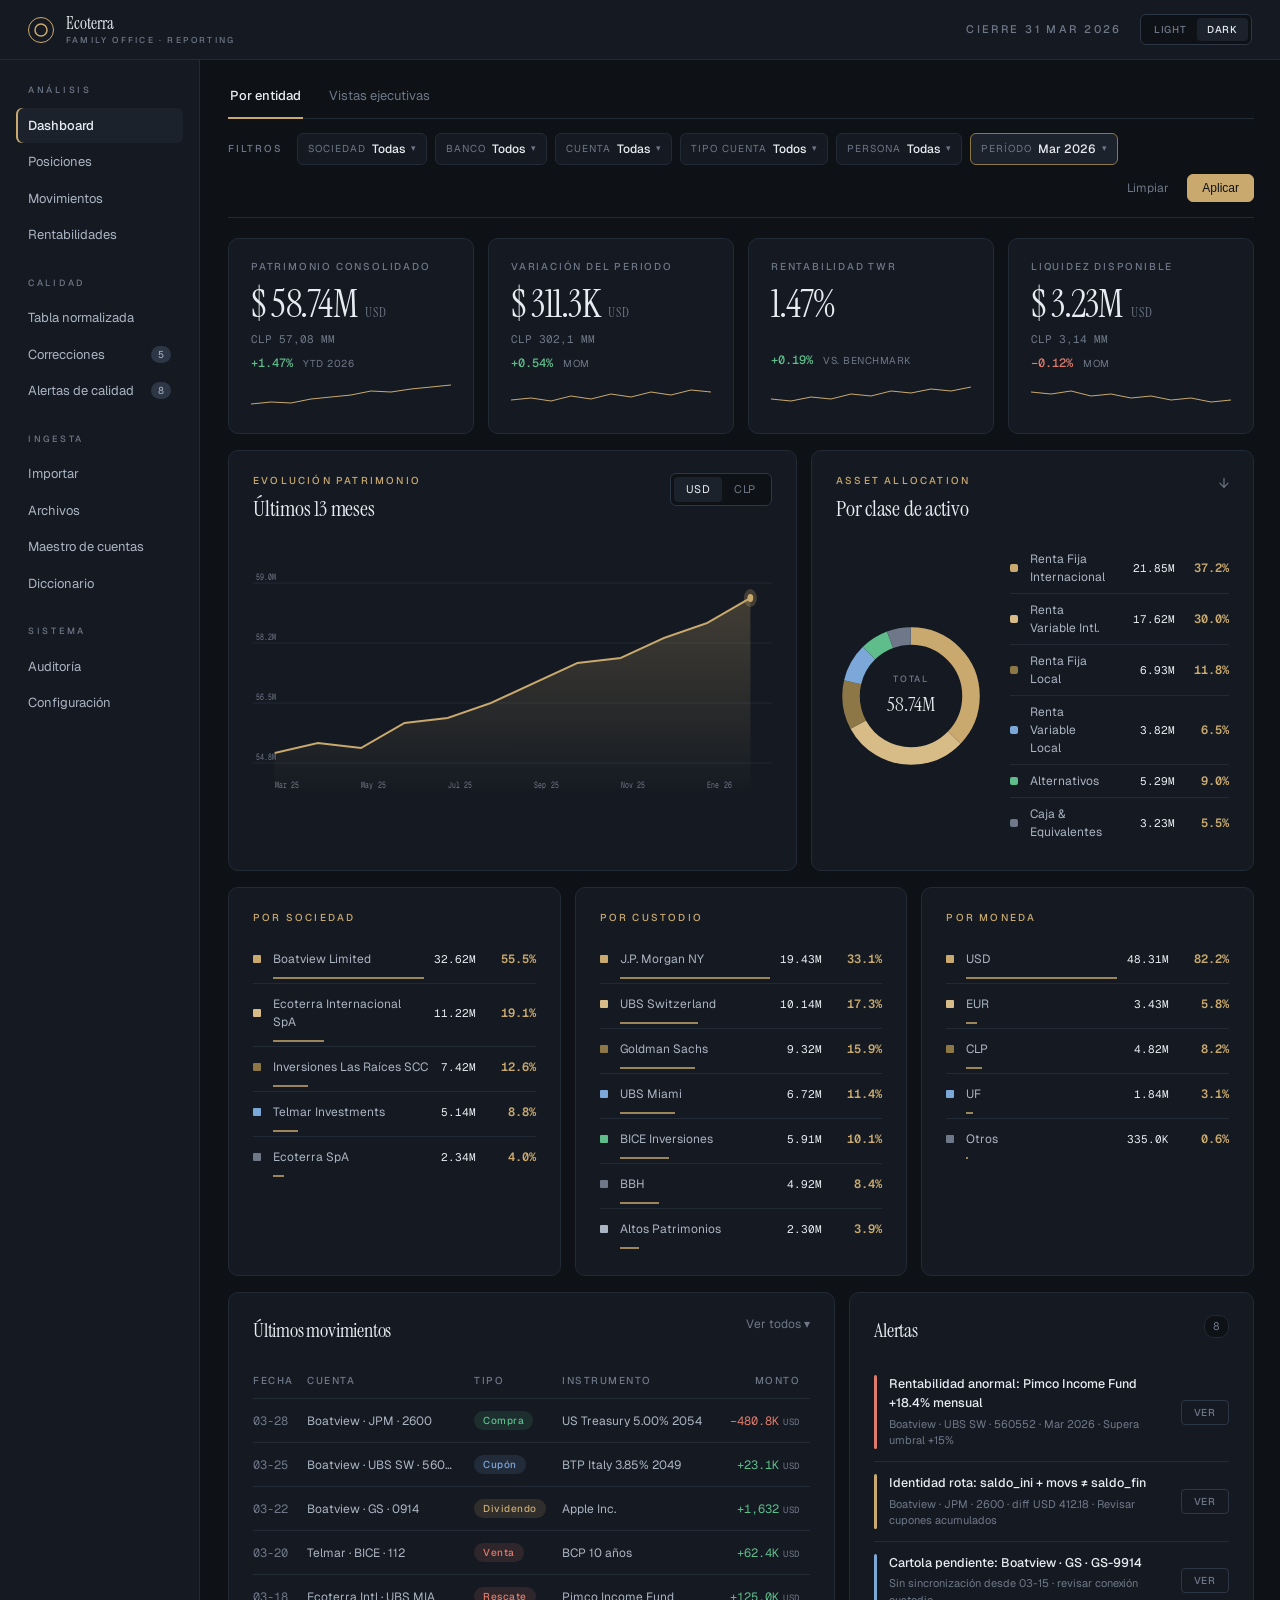
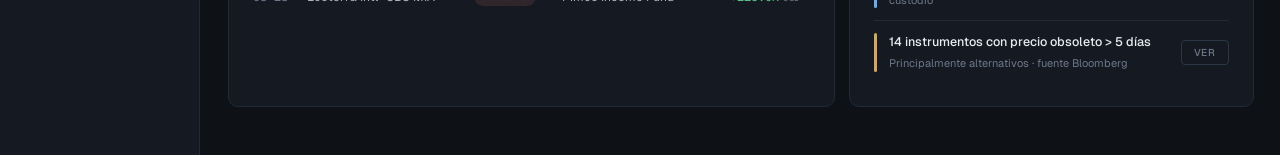
<file: Reporting APP/_archive/originals/alternativa_final_dark.html>
<!DOCTYPE html>
<html lang="es">
<head>
<meta charset="UTF-8">
<meta name="viewport" content="width=device-width, initial-scale=1.0">
<title>Ecoterra — Reporting (Dark)</title>
<link rel="preconnect" href="https://fonts.googleapis.com">
<link rel="preconnect" href="https://fonts.gstatic.com" crossorigin>
<link href="https://fonts.googleapis.com/css2?family=Instrument+Serif:ital@0;1&family=Geist:wght@300;400;500;600&family=Geist+Mono:wght@400;500&display=swap" rel="stylesheet">
<style>
  :root{
    --bg:#0E1116;
    --bg-2:#151A22;
    --bg-3:#1B222C;
    --bg-hover:#202935;
    --line:#222A36;
    --line-2:#2C3644;
    --text:#E8ECF2;
    --text-2:#AAB4C2;
    --text-3:#6E7888;
    --gold:#C9A96E;
    --gold-dim:#8E7746;
    --green:#5EBD8A;
    --red:#E07B6B;
    --blue:#7BA7D9;
  }
  *{box-sizing:border-box;margin:0;padding:0}
  html,body{background:var(--bg);color:var(--text);font-family:'Geist',-apple-system,sans-serif;font-size:13px;line-height:1.5;-webkit-font-smoothing:antialiased}
  .mono{font-family:'Geist Mono',monospace;font-variant-numeric:tabular-nums}

  /* ===== TOP BAR ===== */
  .topbar{
    display:flex;align-items:center;justify-content:space-between;
    padding:14px 28px;border-bottom:1px solid var(--line);
    background:var(--bg-2);
  }
  .brand{display:flex;align-items:center;gap:12px}
  .brand-logo{width:26px;height:26px;border:1.5px solid var(--gold);border-radius:50%;display:flex;align-items:center;justify-content:center}
  .brand-text{display:flex;flex-direction:column;line-height:1.1}
  .brand-name{font-family:'Instrument Serif',serif;font-size:17px;color:var(--text);font-weight:500}
  .brand-sub{font-size:8.5px;letter-spacing:.26em;text-transform:uppercase;color:var(--text-3);margin-top:3px;font-weight:500}
  .topbar-right{display:flex;align-items:center;gap:18px;font-size:11px;letter-spacing:.22em;text-transform:uppercase;color:var(--text-3);font-weight:500}

  .theme-toggle{display:flex;background:var(--bg);border:1px solid var(--line-2);border-radius:6px;padding:3px}
  .theme-toggle a{padding:4px 10px;font-size:10px;color:var(--text-3);letter-spacing:.08em;text-transform:uppercase;cursor:pointer;border-radius:4px;text-decoration:none}
  .theme-toggle a.active{background:var(--bg-3);color:var(--text)}

  /* ===== LAYOUT ===== */
  .shell{display:grid;grid-template-columns:200px 1fr;min-height:calc(100vh - 57px)}
  .sidebar{background:var(--bg-2);border-right:1px solid var(--line);padding:24px 16px}
  .side-group{margin-bottom:24px}
  .side-title{font-size:9px;letter-spacing:.3em;text-transform:uppercase;color:var(--text-3);margin:0 12px 10px;font-weight:500}
  .side-item{
    display:flex;justify-content:space-between;align-items:center;
    padding:8px 12px;font-size:13px;color:var(--text-2);cursor:pointer;
    border-radius:6px;margin-bottom:1px;
  }
  .side-item:hover{background:var(--bg-hover);color:var(--text)}
  .side-item.active{background:var(--bg-3);color:var(--text);box-shadow:inset 2px 0 0 var(--gold);font-weight:500}
  .side-item .badge{font-family:'Geist Mono',monospace;font-size:10px;background:var(--line-2);color:var(--text-2);padding:1px 7px;border-radius:10px;min-width:20px;text-align:center}

  .main{padding:0 28px 48px}

  /* ===== TABS ===== */
  .tabs{display:flex;gap:24px;padding:16px 0 0;border-bottom:1px solid var(--line)}
  .tab{padding:10px 2px 12px;font-size:13px;color:var(--text-3);cursor:pointer;position:relative}
  .tab.active{color:var(--text);font-weight:500}
  .tab.active::after{content:"";position:absolute;bottom:-1px;left:0;right:0;height:2px;background:var(--gold)}

  /* ===== FILTROS ===== */
  .filter-bar{display:flex;align-items:center;gap:8px;padding:14px 0;border-bottom:1px solid var(--line);flex-wrap:wrap}
  .filter-label{font-size:10px;letter-spacing:.18em;text-transform:uppercase;color:var(--text-3);margin-right:6px;font-weight:500}
  .filter-chip{display:inline-flex;align-items:center;gap:6px;padding:6px 10px;background:var(--bg-2);border:1px solid var(--line);border-radius:6px;font-size:12px;color:var(--text-2);cursor:pointer}
  .filter-chip:hover{border-color:var(--line-2);background:var(--bg-3)}
  .filter-chip .lbl{font-size:10px;letter-spacing:.1em;text-transform:uppercase;color:var(--text-3)}
  .filter-chip .val{color:var(--text);font-weight:500}
  .filter-chip .caret{font-size:9px;color:var(--text-3)}
  .filter-chip.period{border-color:var(--gold-dim);background:var(--bg-3)}
  .filter-actions{margin-left:auto;display:flex;gap:8px;align-items:center}
  .btn-clear{font-size:12px;color:var(--text-3);cursor:pointer;padding:6px 10px}
  .btn-clear:hover{color:var(--text)}
  .btn-apply{font-size:12px;color:var(--bg);background:var(--gold);border:1px solid var(--gold);padding:6px 14px;border-radius:6px;cursor:pointer;font-weight:500}
  .btn-apply:hover{background:#D8BC87}

  /* ===== KPIs ===== */
  .kpi-grid{display:grid;grid-template-columns:repeat(4,1fr);gap:14px;margin-top:20px;margin-bottom:16px}
  .kpi{background:var(--bg-2);border:1px solid var(--line);border-radius:10px;padding:20px 22px}
  .kpi-label{font-size:10px;letter-spacing:.18em;text-transform:uppercase;color:var(--text-3);margin-bottom:10px;font-weight:500}
  .kpi-value{font-family:'Instrument Serif',serif;font-size:38px;font-weight:400;letter-spacing:-.02em;color:var(--text);line-height:1.1;display:flex;align-items:baseline;gap:4px}
  .kpi-value .cur{font-size:13px;color:var(--text-3);letter-spacing:.08em;text-transform:uppercase;margin-left:4px}
  .kpi-clp{font-family:'Geist Mono',monospace;font-size:11px;color:var(--text-3);margin-top:6px}
  .kpi-foot{display:flex;align-items:baseline;gap:10px;margin-top:6px}
  .kpi-delta{font-family:'Geist Mono',monospace;font-size:12px;color:var(--green);font-weight:500}
  .kpi-delta.neg{color:var(--red)}
  .kpi-note{font-size:10px;color:var(--text-3);letter-spacing:.05em;text-transform:uppercase}
  .kpi-spark{margin-top:10px;height:26px}

  /* ===== ROW ===== */
  .row{display:grid;grid-template-columns:1.4fr 1fr;gap:14px;margin-bottom:16px}
  .card{background:var(--bg-2);border:1px solid var(--line);border-radius:10px;padding:22px 24px}
  .card-head{display:flex;justify-content:space-between;align-items:flex-start;margin-bottom:18px}
  .card-kicker{font-size:10px;letter-spacing:.22em;text-transform:uppercase;color:var(--gold);margin-bottom:4px;font-weight:500}
  .card-title{font-family:'Instrument Serif',serif;font-size:22px;color:var(--text);font-weight:400;letter-spacing:-.01em}
  .segmented{display:flex;background:var(--bg);border-radius:6px;padding:3px;border:1px solid var(--line-2)}
  .segmented span{padding:4px 12px;font-size:11px;color:var(--text-3);cursor:pointer;border-radius:4px;letter-spacing:.05em}
  .segmented span.active{background:var(--bg-3);color:var(--text)}
  .card-action{font-size:14px;color:var(--text-3);cursor:pointer}

  .chart-wrap{height:260px;position:relative}

  /* Donut */
  .alloc-layout{display:grid;grid-template-columns:150px 1fr;gap:24px;align-items:center}
  .donut{width:150px;height:150px;position:relative}
  .donut-center{position:absolute;top:50%;left:50%;transform:translate(-50%,-50%);text-align:center}
  .donut-center .label{font-size:9px;letter-spacing:.2em;text-transform:uppercase;color:var(--text-3);font-weight:500}
  .donut-center .val{font-family:'Instrument Serif',serif;font-size:20px;color:var(--text);margin-top:3px}
  .alloc-legend{display:flex;flex-direction:column}
  .legend-row{display:grid;grid-template-columns:10px 1fr 60px 44px;align-items:center;gap:10px;font-size:12px;padding:7px 0;border-bottom:1px solid var(--line)}
  .legend-row:last-child{border-bottom:none}
  .legend-row .sw{width:8px;height:8px;border-radius:2px}
  .legend-row .name{color:var(--text-2)}
  .legend-row .val{font-family:'Geist Mono',monospace;text-align:right;color:var(--text);font-size:11px}
  .legend-row .pct{font-family:'Geist Mono',monospace;text-align:right;color:var(--gold);font-size:12px;font-weight:600}

  /* ===== Mini cards con líneas ===== */
  .row-3{display:grid;grid-template-columns:repeat(3,1fr);gap:14px;margin-bottom:16px}
  .mini-kicker{font-size:10px;letter-spacing:.22em;text-transform:uppercase;color:var(--gold);font-weight:500;margin-bottom:14px}
  .mini-row{display:grid;grid-template-columns:10px 1fr auto auto;gap:10px;padding:11px 0 15px;border-bottom:1px solid var(--line);font-size:12px;align-items:center}
  .mini-row:last-child{border-bottom:none}
  .mini-row .sw{width:8px;height:8px;border-radius:1px}
  .mini-row .name{color:var(--text-2);position:relative;padding-bottom:0}
  .mini-row .name::after{content:"";position:absolute;left:0;bottom:-11px;height:2px;background:var(--gold);width:var(--w,50%);opacity:.75}
  .mini-row .val{font-family:'Geist Mono',monospace;color:var(--text);font-size:11px;margin-right:8px}
  .mini-row .pct{font-family:'Geist Mono',monospace;color:var(--gold);font-size:12px;font-weight:600;min-width:42px;text-align:right}

  /* ===== Footer ===== */
  .foot-row{display:grid;grid-template-columns:1.5fr 1fr;gap:14px}
  table{width:100%;border-collapse:collapse}
  th{font-size:10px;letter-spacing:.15em;text-transform:uppercase;color:var(--text-3);text-align:left;padding:10px 10px 10px 0;border-bottom:1px solid var(--line);font-weight:500}
  td{padding:12px 10px 12px 0;font-size:12px;border-bottom:1px solid var(--line);color:var(--text-2)}
  tr:last-child td{border-bottom:none}
  tr:hover td{background:var(--bg-3)}
  td.num{font-family:'Geist Mono',monospace;text-align:right;color:var(--text)}
  td.num.neg{color:var(--red)}
  td.num.pos{color:var(--green)}
  td.num .cur{font-size:9px;color:var(--text-3);margin-left:4px;letter-spacing:.08em}
  td.date{font-family:'Geist Mono',monospace;color:var(--text-3)}
  .pill{display:inline-block;font-size:10px;padding:2px 9px;border-radius:10px;letter-spacing:.05em;font-weight:500}
  .pill.buy{background:rgba(94,189,138,.12);color:var(--green)}
  .pill.sell{background:rgba(224,123,107,.12);color:var(--red)}
  .pill.coupon{background:rgba(123,167,217,.12);color:var(--blue)}
  .pill.div{background:rgba(201,169,110,.14);color:var(--gold)}

  .alert{display:grid;grid-template-columns:3px 1fr auto;gap:12px;padding:12px 0;border-bottom:1px solid var(--line);align-items:center}
  .alert:last-child{border-bottom:none}
  .alert-bar{width:3px;background:var(--red);border-radius:2px;align-self:stretch;min-height:30px}
  .alert-bar.warn{background:var(--gold)}
  .alert-bar.info{background:var(--blue)}
  .alert-title{font-size:12.5px;color:var(--text);margin-bottom:3px;font-weight:500}
  .alert-meta{font-size:11px;color:var(--text-3)}
  .alert-action{font-size:10px;color:var(--text-3);cursor:pointer;padding:4px 12px;border:1px solid var(--line-2);border-radius:4px;letter-spacing:.08em;text-transform:uppercase;font-weight:500}
  .alert-action:hover{color:var(--text);border-color:var(--gold)}
</style>
</head>
<body>

<div class="topbar">
  <div class="brand">
    <div class="brand-logo"><svg width="14" height="14" viewBox="0 0 14 14"><circle cx="7" cy="7" r="6" fill="none" stroke="#C9A96E" stroke-width="1.5"/></svg></div>
    <div class="brand-text">
      <span class="brand-name">Ecoterra</span>
      <span class="brand-sub">Family Office · Reporting</span>
    </div>
  </div>
  <div class="topbar-right">
    <span>Cierre 31 Mar 2026</span>
    <div class="theme-toggle">
      <a href="alternativa_final_light.html">Light</a>
      <a class="active">Dark</a>
    </div>
  </div>
</div>

<div class="shell">
  <aside class="sidebar">
    <div class="side-group">
      <div class="side-title">Análisis</div>
      <div class="side-item active">Dashboard</div>
      <div class="side-item">Posiciones</div>
      <div class="side-item">Movimientos</div>
      <div class="side-item">Rentabilidades</div>
    </div>
    <div class="side-group">
      <div class="side-title">Calidad</div>
      <div class="side-item">Tabla normalizada</div>
      <div class="side-item">Correcciones <span class="badge">5</span></div>
      <div class="side-item">Alertas de calidad <span class="badge">8</span></div>
    </div>
    <div class="side-group">
      <div class="side-title">Ingesta</div>
      <div class="side-item">Importar</div>
      <div class="side-item">Archivos</div>
      <div class="side-item">Maestro de cuentas</div>
      <div class="side-item">Diccionario</div>
    </div>
    <div class="side-group">
      <div class="side-title">Sistema</div>
      <div class="side-item">Auditoría</div>
      <div class="side-item">Configuración</div>
    </div>
  </aside>

  <main class="main">

    <div class="tabs">
      <div class="tab active">Por entidad</div>
      <div class="tab">Vistas ejecutivas</div>
    </div>

    <div class="filter-bar">
      <span class="filter-label">Filtros</span>
      <div class="filter-chip"><span class="lbl">Sociedad</span> <span class="val">Todas</span> <span class="caret">▾</span></div>
      <div class="filter-chip"><span class="lbl">Banco</span> <span class="val">Todos</span> <span class="caret">▾</span></div>
      <div class="filter-chip"><span class="lbl">Cuenta</span> <span class="val">Todas</span> <span class="caret">▾</span></div>
      <div class="filter-chip"><span class="lbl">Tipo Cuenta</span> <span class="val">Todos</span> <span class="caret">▾</span></div>
      <div class="filter-chip"><span class="lbl">Persona</span> <span class="val">Todas</span> <span class="caret">▾</span></div>
      <div class="filter-chip period"><span class="lbl">Período</span> <span class="val">Mar 2026</span> <span class="caret">▾</span></div>
      <div class="filter-actions">
        <span class="btn-clear">Limpiar</span>
        <button class="btn-apply">Aplicar</button>
      </div>
    </div>

    <div class="kpi-grid">
      <div class="kpi">
        <div class="kpi-label">Patrimonio Consolidado</div>
        <div class="kpi-value">$ 58.74M <span class="cur">USD</span></div>
        <div class="kpi-clp">CLP 57,08 MM</div>
        <div class="kpi-foot"><span class="kpi-delta">+1.47%</span><span class="kpi-note">YTD 2026</span></div>
        <svg class="kpi-spark" viewBox="0 0 200 26" preserveAspectRatio="none">
          <path d="M0,22 L20,20 L40,21 L60,17 L80,15 L100,13 L120,9 L140,10 L160,7 L180,5 L200,3" fill="none" stroke="#C9A96E" stroke-width="1"/>
        </svg>
      </div>
      <div class="kpi">
        <div class="kpi-label">Variación del Periodo</div>
        <div class="kpi-value">$ 311.3K <span class="cur">USD</span></div>
        <div class="kpi-clp">CLP 302,1 MM</div>
        <div class="kpi-foot"><span class="kpi-delta">+0.54%</span><span class="kpi-note">MoM</span></div>
        <svg class="kpi-spark" viewBox="0 0 200 26" preserveAspectRatio="none">
          <path d="M0,18 L20,16 L40,19 L60,14 L80,17 L100,12 L120,15 L140,10 L160,13 L180,8 L200,10" fill="none" stroke="#C9A96E" stroke-width="1"/>
        </svg>
      </div>
      <div class="kpi">
        <div class="kpi-label">Rentabilidad TWR</div>
        <div class="kpi-value">1.47%</div>
        <div class="kpi-foot" style="margin-top:26px"><span class="kpi-delta">+0.19%</span><span class="kpi-note">vs. benchmark</span></div>
        <svg class="kpi-spark" viewBox="0 0 200 26" preserveAspectRatio="none">
          <path d="M0,20 L20,22 L40,18 L60,20 L80,15 L100,17 L120,12 L140,14 L160,10 L180,12 L200,8" fill="none" stroke="#C9A96E" stroke-width="1"/>
        </svg>
      </div>
      <div class="kpi">
        <div class="kpi-label">Liquidez Disponible</div>
        <div class="kpi-value">$ 3.23M <span class="cur">USD</span></div>
        <div class="kpi-clp">CLP 3,14 MM</div>
        <div class="kpi-foot"><span class="kpi-delta neg">−0.12%</span><span class="kpi-note">MoM</span></div>
        <svg class="kpi-spark" viewBox="0 0 200 26" preserveAspectRatio="none">
          <path d="M0,10 L20,12 L40,9 L60,14 L80,12 L100,16 L120,14 L140,18 L160,16 L180,20 L200,18" fill="none" stroke="#C9A96E" stroke-width="1"/>
        </svg>
      </div>
    </div>

    <div class="row">
      <div class="card">
        <div class="card-head">
          <div>
            <div class="card-kicker">Evolución patrimonio</div>
            <div class="card-title">Últimos 13 meses</div>
          </div>
          <div class="segmented"><span class="active">USD</span><span>CLP</span></div>
        </div>
        <div class="chart-wrap">
          <svg viewBox="0 0 720 260" width="100%" height="100%" preserveAspectRatio="none">
            <defs>
              <linearGradient id="gold-fade" x1="0" y1="0" x2="0" y2="1">
                <stop offset="0%" stop-color="#C9A96E" stop-opacity="0.25"/>
                <stop offset="100%" stop-color="#C9A96E" stop-opacity="0"/>
              </linearGradient>
            </defs>
            <g stroke="#222A36" stroke-width="1">
              <line x1="0" y1="40" x2="720" y2="40"/>
              <line x1="0" y1="100" x2="720" y2="100"/>
              <line x1="0" y1="160" x2="720" y2="160"/>
              <line x1="0" y1="220" x2="720" y2="220"/>
            </g>
            <g font-family="Geist Mono" font-size="9" fill="#6E7888">
              <text x="4" y="37">59.0M</text>
              <text x="4" y="97">58.2M</text>
              <text x="4" y="157">56.5M</text>
              <text x="4" y="217">54.8M</text>
            </g>
            <path d="M30,210 L90,200 L150,205 L210,180 L270,175 L330,160 L390,140 L450,120 L510,115 L570,95 L630,80 L690,55 L690,250 L30,250 Z" fill="url(#gold-fade)"/>
            <path d="M30,210 L90,200 L150,205 L210,180 L270,175 L330,160 L390,140 L450,120 L510,115 L570,95 L630,80 L690,55" fill="none" stroke="#C9A96E" stroke-width="2"/>
            <circle cx="690" cy="55" r="4" fill="#C9A96E"/>
            <circle cx="690" cy="55" r="9" fill="#C9A96E" fill-opacity="0.25"/>
            <g font-family="Geist Mono" font-size="9" fill="#6E7888">
              <text x="30" y="245">Mar 25</text>
              <text x="150" y="245">May 25</text>
              <text x="270" y="245">Jul 25</text>
              <text x="390" y="245">Sep 25</text>
              <text x="510" y="245">Nov 25</text>
              <text x="630" y="245">Ene 26</text>
            </g>
          </svg>
        </div>
      </div>

      <div class="card">
        <div class="card-head">
          <div>
            <div class="card-kicker">Asset allocation</div>
            <div class="card-title">Por clase de activo</div>
          </div>
          <div class="card-action">↓</div>
        </div>
        <div class="alloc-layout">
          <div class="donut">
            <svg viewBox="0 0 120 120" width="150" height="150">
              <circle cx="60" cy="60" r="48" fill="none" stroke="#1B222C" stroke-width="14"/>
              <circle cx="60" cy="60" r="48" fill="none" stroke="#C9A96E" stroke-width="14" stroke-dasharray="112 302" transform="rotate(-90 60 60)"/>
              <circle cx="60" cy="60" r="48" fill="none" stroke="#D8BC87" stroke-width="14" stroke-dasharray="90 302" stroke-dashoffset="-112" transform="rotate(-90 60 60)"/>
              <circle cx="60" cy="60" r="48" fill="none" stroke="#8E7746" stroke-width="14" stroke-dasharray="35 302" stroke-dashoffset="-202" transform="rotate(-90 60 60)"/>
              <circle cx="60" cy="60" r="48" fill="none" stroke="#7BA7D9" stroke-width="14" stroke-dasharray="27 302" stroke-dashoffset="-237" transform="rotate(-90 60 60)"/>
              <circle cx="60" cy="60" r="48" fill="none" stroke="#5EBD8A" stroke-width="14" stroke-dasharray="20 302" stroke-dashoffset="-264" transform="rotate(-90 60 60)"/>
              <circle cx="60" cy="60" r="48" fill="none" stroke="#6E7888" stroke-width="14" stroke-dasharray="17 302" stroke-dashoffset="-284" transform="rotate(-90 60 60)"/>
            </svg>
            <div class="donut-center">
              <div class="label">Total</div>
              <div class="val">58.74M</div>
            </div>
          </div>
          <div class="alloc-legend">
            <div class="legend-row"><span class="sw" style="background:#C9A96E"></span><span class="name">Renta Fija Internacional</span><span class="val">21.85M</span><span class="pct">37.2%</span></div>
            <div class="legend-row"><span class="sw" style="background:#D8BC87"></span><span class="name">Renta Variable Intl.</span><span class="val">17.62M</span><span class="pct">30.0%</span></div>
            <div class="legend-row"><span class="sw" style="background:#8E7746"></span><span class="name">Renta Fija Local</span><span class="val">6.93M</span><span class="pct">11.8%</span></div>
            <div class="legend-row"><span class="sw" style="background:#7BA7D9"></span><span class="name">Renta Variable Local</span><span class="val">3.82M</span><span class="pct">6.5%</span></div>
            <div class="legend-row"><span class="sw" style="background:#5EBD8A"></span><span class="name">Alternativos</span><span class="val">5.29M</span><span class="pct">9.0%</span></div>
            <div class="legend-row"><span class="sw" style="background:#6E7888"></span><span class="name">Caja &amp; Equivalentes</span><span class="val">3.23M</span><span class="pct">5.5%</span></div>
          </div>
        </div>
      </div>
    </div>

    <div class="row-3">
      <div class="card">
        <div class="mini-kicker">Por sociedad</div>
        <div class="mini-row"><span class="sw" style="background:#C9A96E"></span><span class="name" style="--w:100%">Boatview Limited</span><span class="val">32.62M</span><span class="pct">55.5%</span></div>
        <div class="mini-row"><span class="sw" style="background:#D8BC87"></span><span class="name" style="--w:34%">Ecoterra Internacional SpA</span><span class="val">11.22M</span><span class="pct">19.1%</span></div>
        <div class="mini-row"><span class="sw" style="background:#8E7746"></span><span class="name" style="--w:22%">Inversiones Las Raíces SCC</span><span class="val">7.42M</span><span class="pct">12.6%</span></div>
        <div class="mini-row"><span class="sw" style="background:#7BA7D9"></span><span class="name" style="--w:16%">Telmar Investments</span><span class="val">5.14M</span><span class="pct">8.8%</span></div>
        <div class="mini-row"><span class="sw" style="background:#6E7888"></span><span class="name" style="--w:7%">Ecoterra SpA</span><span class="val">2.34M</span><span class="pct">4.0%</span></div>
      </div>
      <div class="card">
        <div class="mini-kicker">Por custodio</div>
        <div class="mini-row"><span class="sw" style="background:#C9A96E"></span><span class="name" style="--w:100%">J.P. Morgan NY</span><span class="val">19.43M</span><span class="pct">33.1%</span></div>
        <div class="mini-row"><span class="sw" style="background:#D8BC87"></span><span class="name" style="--w:52%">UBS Switzerland</span><span class="val">10.14M</span><span class="pct">17.3%</span></div>
        <div class="mini-row"><span class="sw" style="background:#8E7746"></span><span class="name" style="--w:48%">Goldman Sachs</span><span class="val">9.32M</span><span class="pct">15.9%</span></div>
        <div class="mini-row"><span class="sw" style="background:#7BA7D9"></span><span class="name" style="--w:35%">UBS Miami</span><span class="val">6.72M</span><span class="pct">11.4%</span></div>
        <div class="mini-row"><span class="sw" style="background:#5EBD8A"></span><span class="name" style="--w:31%">BICE Inversiones</span><span class="val">5.91M</span><span class="pct">10.1%</span></div>
        <div class="mini-row"><span class="sw" style="background:#6E7888"></span><span class="name" style="--w:25%">BBH</span><span class="val">4.92M</span><span class="pct">8.4%</span></div>
        <div class="mini-row"><span class="sw" style="background:#AAB4C2"></span><span class="name" style="--w:12%">Altos Patrimonios</span><span class="val">2.30M</span><span class="pct">3.9%</span></div>
      </div>
      <div class="card">
        <div class="mini-kicker">Por moneda</div>
        <div class="mini-row"><span class="sw" style="background:#C9A96E"></span><span class="name" style="--w:100%">USD</span><span class="val">48.31M</span><span class="pct">82.2%</span></div>
        <div class="mini-row"><span class="sw" style="background:#D8BC87"></span><span class="name" style="--w:7%">EUR</span><span class="val">3.43M</span><span class="pct">5.8%</span></div>
        <div class="mini-row"><span class="sw" style="background:#8E7746"></span><span class="name" style="--w:10%">CLP</span><span class="val">4.82M</span><span class="pct">8.2%</span></div>
        <div class="mini-row"><span class="sw" style="background:#7BA7D9"></span><span class="name" style="--w:4%">UF</span><span class="val">1.84M</span><span class="pct">3.1%</span></div>
        <div class="mini-row"><span class="sw" style="background:#6E7888"></span><span class="name" style="--w:1%">Otros</span><span class="val">335.0K</span><span class="pct">0.6%</span></div>
      </div>
    </div>

    <div class="foot-row">
      <div class="card">
        <div class="card-head">
          <div><div class="card-title" style="font-size:20px">Últimos movimientos</div></div>
          <span style="font-size:12px;color:var(--text-3);cursor:pointer">Ver todos ▾</span>
        </div>
        <table>
          <thead><tr><th>Fecha</th><th>Cuenta</th><th>Tipo</th><th>Instrumento</th><th style="text-align:right">Monto</th></tr></thead>
          <tbody>
            <tr><td class="date">03-28</td><td>Boatview · JPM · 2600</td><td><span class="pill buy">Compra</span></td><td>US Treasury 5.00% 2054</td><td class="num neg">−480.8K<span class="cur">USD</span></td></tr>
            <tr><td class="date">03-25</td><td>Boatview · UBS SW · 560…</td><td><span class="pill coupon">Cupón</span></td><td>BTP Italy 3.85% 2049</td><td class="num pos">+23.1K<span class="cur">USD</span></td></tr>
            <tr><td class="date">03-22</td><td>Boatview · GS · 0914</td><td><span class="pill div">Dividendo</span></td><td>Apple Inc.</td><td class="num pos">+1,632<span class="cur">USD</span></td></tr>
            <tr><td class="date">03-20</td><td>Telmar · BICE · 112</td><td><span class="pill sell">Venta</span></td><td>BCP 10 años</td><td class="num pos">+62.4K<span class="cur">USD</span></td></tr>
            <tr><td class="date">03-18</td><td>Ecoterra Intl · UBS MIA</td><td><span class="pill sell">Rescate</span></td><td>Pimco Income Fund</td><td class="num pos">+125.0K<span class="cur">USD</span></td></tr>
          </tbody>
        </table>
      </div>

      <div class="card">
        <div class="card-head">
          <div><div class="card-title" style="font-size:20px">Alertas</div></div>
          <span style="font-family:'Geist Mono',monospace;font-size:11px;color:var(--text-3);background:var(--bg);padding:2px 8px;border-radius:10px;border:1px solid var(--line)">8</span>
        </div>
        <div class="alert">
          <div class="alert-bar"></div>
          <div>
            <div class="alert-title">Rentabilidad anormal: Pimco Income Fund +18.4% mensual</div>
            <div class="alert-meta">Boatview · UBS SW · 560552 · Mar 2026 · Supera umbral +15%</div>
          </div>
          <div class="alert-action">Ver</div>
        </div>
        <div class="alert">
          <div class="alert-bar warn"></div>
          <div>
            <div class="alert-title">Identidad rota: saldo_ini + movs ≠ saldo_fin</div>
            <div class="alert-meta">Boatview · JPM · 2600 · diff USD 412.18 · Revisar cupones acumulados</div>
          </div>
          <div class="alert-action">Ver</div>
        </div>
        <div class="alert">
          <div class="alert-bar info"></div>
          <div>
            <div class="alert-title">Cartola pendiente: Boatview · GS · GS-9914</div>
            <div class="alert-meta">Sin sincronización desde 03-15 · revisar conexión custodio</div>
          </div>
          <div class="alert-action">Ver</div>
        </div>
        <div class="alert">
          <div class="alert-bar warn"></div>
          <div>
            <div class="alert-title">14 instrumentos con precio obsoleto &gt; 5 días</div>
            <div class="alert-meta">Principalmente alternativos · fuente Bloomberg</div>
          </div>
          <div class="alert-action">Ver</div>
        </div>
      </div>
    </div>

  </main>
</div>
</body>
</html>
</file>
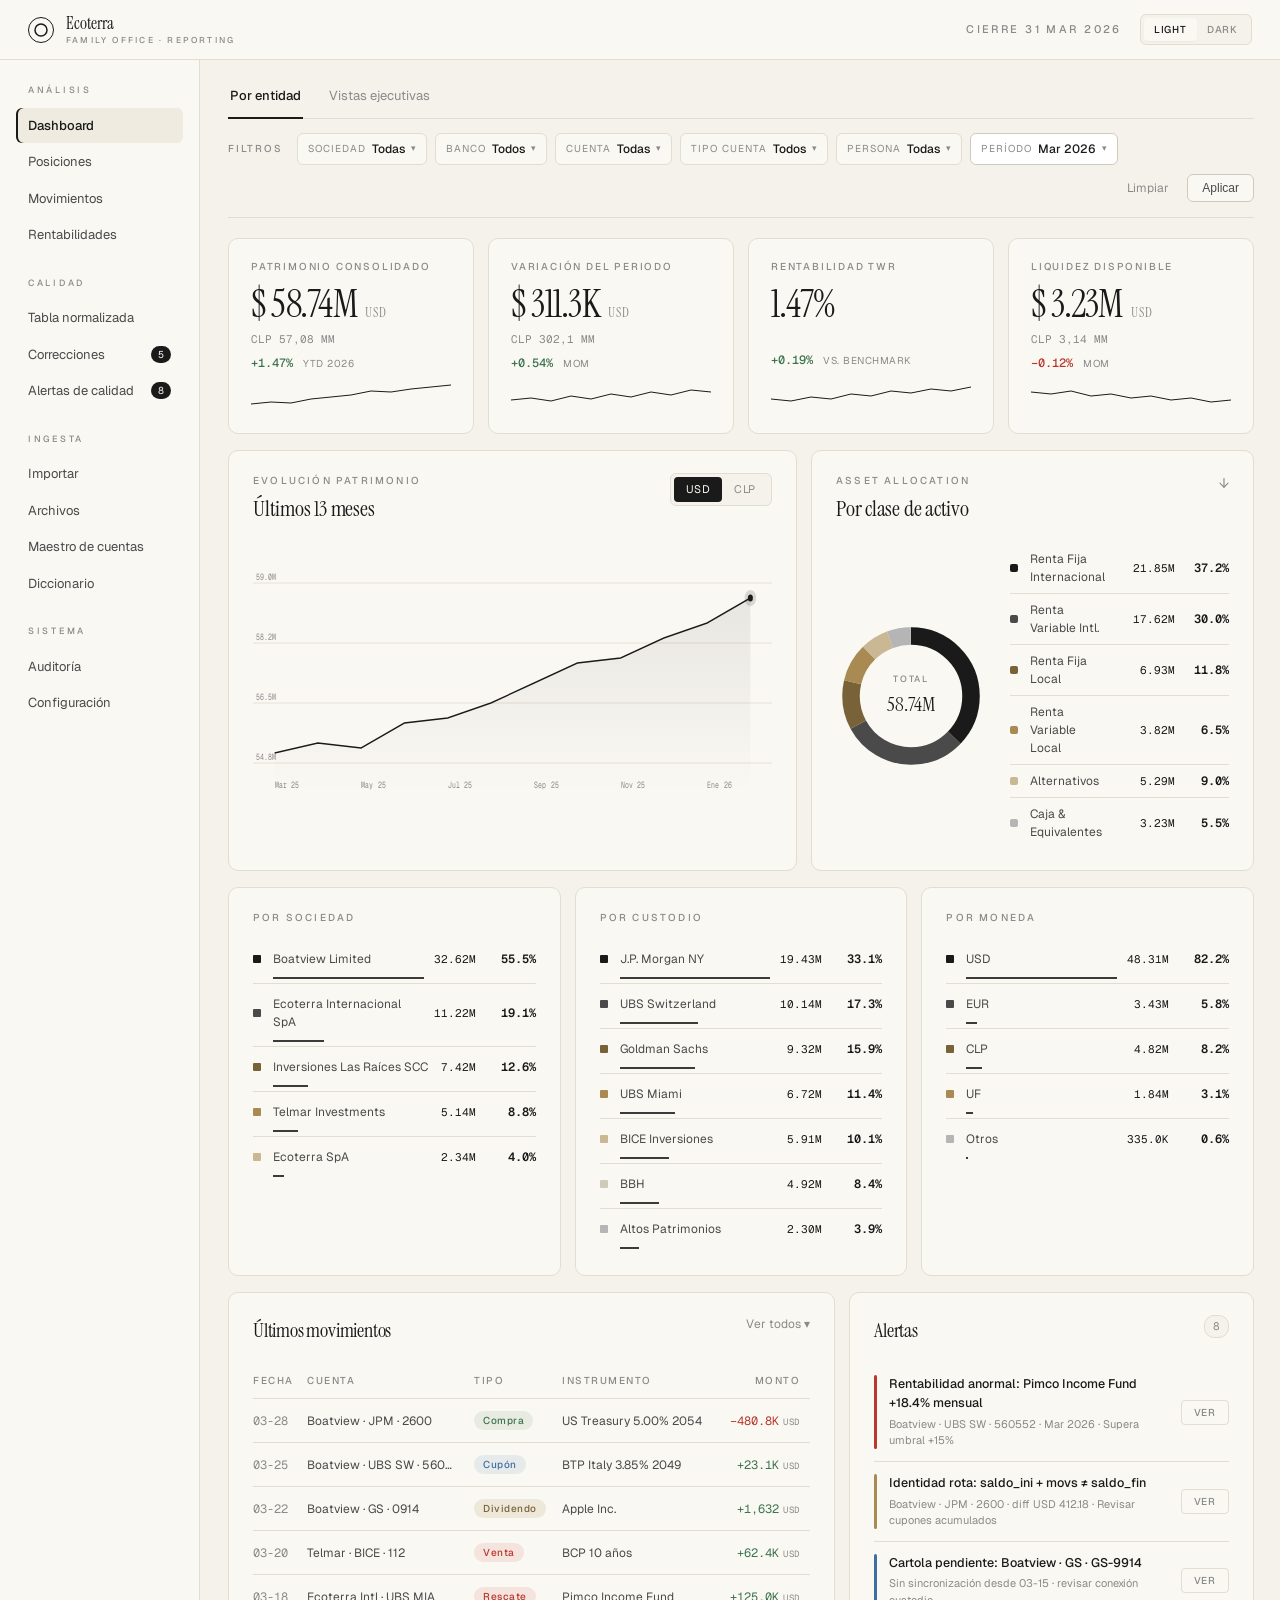
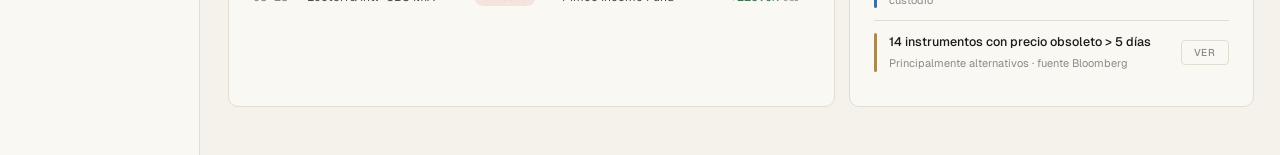
<file: Reporting APP/_archive/originals/alternativa_final_light.html>
<!DOCTYPE html>
<html lang="es">
<head>
<meta charset="UTF-8">
<meta name="viewport" content="width=device-width, initial-scale=1.0">
<title>Ecoterra — Reporting (Light)</title>
<link rel="preconnect" href="https://fonts.googleapis.com">
<link rel="preconnect" href="https://fonts.gstatic.com" crossorigin>
<link href="https://fonts.googleapis.com/css2?family=Instrument+Serif:ital@0;1&family=Geist:wght@300;400;500;600&family=Geist+Mono:wght@400;500&display=swap" rel="stylesheet">
<style>
  :root{
    --bg:#F5F2EB;
    --bg-2:#FAF8F2;
    --bg-3:#FFFFFF;
    --bg-hover:#EFEBE0;
    --line:#E2DDD0;
    --line-2:#D0CABA;
    --text:#1A1A1A;
    --text-2:#4A4A4A;
    --text-3:#8A8A8A;
    --text-4:#B5B5B5;
    --gold:#A98A53;
    --gold-dim:#7A6238;
    --green:#3D7350;
    --red:#B8382F;
    --blue:#3E6FA3;
  }
  *{box-sizing:border-box;margin:0;padding:0}
  html,body{background:var(--bg);color:var(--text);font-family:'Geist',-apple-system,sans-serif;font-size:13px;line-height:1.5;-webkit-font-smoothing:antialiased}
  .mono{font-family:'Geist Mono',monospace;font-variant-numeric:tabular-nums}

  /* ===== TOP BAR ===== */
  .topbar{
    display:flex;align-items:center;justify-content:space-between;
    padding:14px 28px;border-bottom:1px solid var(--line);
    background:var(--bg-2);
  }
  .brand{display:flex;align-items:center;gap:12px}
  .brand-logo{width:26px;height:26px;border:1.5px solid var(--text);border-radius:50%;display:flex;align-items:center;justify-content:center}
  .brand-text{display:flex;flex-direction:column;line-height:1.1}
  .brand-name{font-family:'Instrument Serif',serif;font-size:17px;color:var(--text);font-weight:500}
  .brand-sub{font-size:8.5px;letter-spacing:.26em;text-transform:uppercase;color:var(--text-3);margin-top:3px;font-weight:500}
  .topbar-right{display:flex;align-items:center;gap:18px;font-size:11px;letter-spacing:.22em;text-transform:uppercase;color:var(--text-3);font-weight:500}

  .theme-toggle{display:flex;background:var(--bg);border:1px solid var(--line);border-radius:6px;padding:3px}
  .theme-toggle a{padding:4px 10px;font-size:10px;color:var(--text-3);letter-spacing:.08em;text-transform:uppercase;cursor:pointer;border-radius:4px;text-decoration:none}
  .theme-toggle a.active{background:var(--bg-2);color:var(--text);box-shadow:0 1px 2px rgba(0,0,0,.04)}

  /* ===== LAYOUT ===== */
  .shell{display:grid;grid-template-columns:200px 1fr;min-height:calc(100vh - 57px)}
  .sidebar{background:var(--bg-2);border-right:1px solid var(--line);padding:24px 16px}
  .side-group{margin-bottom:24px}
  .side-title{font-size:9px;letter-spacing:.3em;text-transform:uppercase;color:var(--text-3);margin:0 12px 10px;font-weight:500}
  .side-item{
    display:flex;justify-content:space-between;align-items:center;
    padding:8px 12px;font-size:13px;color:var(--text-2);cursor:pointer;
    border-radius:6px;margin-bottom:1px;
  }
  .side-item:hover{background:var(--bg-hover);color:var(--text)}
  .side-item.active{background:var(--bg-hover);color:var(--text);box-shadow:inset 2px 0 0 var(--text);font-weight:500}
  .side-item .badge{font-family:'Geist Mono',monospace;font-size:10px;background:var(--text);color:var(--bg-2);padding:1px 7px;border-radius:10px;min-width:20px;text-align:center}

  .main{padding:0 28px 48px;background:var(--bg)}

  /* ===== TABS ===== */
  .tabs{display:flex;gap:24px;padding:16px 0 0;border-bottom:1px solid var(--line)}
  .tab{padding:10px 2px 12px;font-size:13px;color:var(--text-3);cursor:pointer;position:relative}
  .tab.active{color:var(--text);font-weight:500}
  .tab.active::after{content:"";position:absolute;bottom:-1px;left:0;right:0;height:2px;background:var(--text)}

  /* ===== FILTROS ===== */
  .filter-bar{display:flex;align-items:center;gap:8px;padding:14px 0;border-bottom:1px solid var(--line);flex-wrap:wrap}
  .filter-label{font-size:10px;letter-spacing:.18em;text-transform:uppercase;color:var(--text-3);margin-right:6px;font-weight:500}
  .filter-chip{display:inline-flex;align-items:center;gap:6px;padding:6px 10px;background:var(--bg-2);border:1px solid var(--line);border-radius:6px;font-size:12px;color:var(--text-2);cursor:pointer}
  .filter-chip:hover{border-color:var(--line-2);background:var(--bg-3)}
  .filter-chip .lbl{font-size:10px;letter-spacing:.1em;text-transform:uppercase;color:var(--text-3)}
  .filter-chip .val{color:var(--text);font-weight:500}
  .filter-chip .caret{font-size:9px;color:var(--text-3)}
  .filter-chip.period{border-color:var(--line-2);background:var(--bg-3)}
  .filter-actions{margin-left:auto;display:flex;gap:8px;align-items:center}
  .btn-clear{font-size:12px;color:var(--text-3);cursor:pointer;padding:6px 10px}
  .btn-clear:hover{color:var(--text)}
  .btn-apply{font-size:12px;color:var(--text-2);background:var(--bg-2);border:1px solid var(--line-2);padding:6px 14px;border-radius:6px;cursor:pointer;font-weight:500}
  .btn-apply:hover{background:var(--bg-3);color:var(--text)}

  /* ===== KPIs ===== */
  .kpi-grid{display:grid;grid-template-columns:repeat(4,1fr);gap:14px;margin-top:20px;margin-bottom:16px}
  .kpi{background:var(--bg-2);border:1px solid var(--line);border-radius:10px;padding:20px 22px}
  .kpi-label{font-size:10px;letter-spacing:.18em;text-transform:uppercase;color:var(--text-3);margin-bottom:10px;font-weight:500}
  .kpi-value{font-family:'Instrument Serif',serif;font-size:38px;font-weight:400;letter-spacing:-.02em;color:var(--text);line-height:1.1;display:flex;align-items:baseline;gap:4px}
  .kpi-value .cur{font-size:13px;color:var(--text-3);letter-spacing:.08em;text-transform:uppercase;margin-left:4px}
  .kpi-clp{font-family:'Geist Mono',monospace;font-size:11px;color:var(--text-3);margin-top:6px}
  .kpi-foot{display:flex;align-items:baseline;gap:10px;margin-top:6px}
  .kpi-delta{font-family:'Geist Mono',monospace;font-size:12px;color:var(--green);font-weight:500}
  .kpi-delta.neg{color:var(--red)}
  .kpi-note{font-size:10px;color:var(--text-3);letter-spacing:.05em;text-transform:uppercase}
  .kpi-spark{margin-top:10px;height:26px}

  /* ===== ROW ===== */
  .row{display:grid;grid-template-columns:1.4fr 1fr;gap:14px;margin-bottom:16px}
  .card{background:var(--bg-2);border:1px solid var(--line);border-radius:10px;padding:22px 24px}
  .card-head{display:flex;justify-content:space-between;align-items:flex-start;margin-bottom:18px}
  .card-kicker{font-size:10px;letter-spacing:.22em;text-transform:uppercase;color:var(--text-3);margin-bottom:4px;font-weight:500}
  .card-title{font-family:'Instrument Serif',serif;font-size:22px;color:var(--text);font-weight:400;letter-spacing:-.01em}
  .segmented{display:flex;background:var(--bg);border-radius:6px;padding:3px;border:1px solid var(--line)}
  .segmented span{padding:4px 12px;font-size:11px;color:var(--text-3);cursor:pointer;border-radius:4px;letter-spacing:.05em}
  .segmented span.active{background:var(--text);color:var(--bg-2)}
  .card-action{font-size:14px;color:var(--text-3);cursor:pointer}

  .chart-wrap{height:260px;position:relative}

  /* Donut */
  .alloc-layout{display:grid;grid-template-columns:150px 1fr;gap:24px;align-items:center}
  .donut{width:150px;height:150px;position:relative}
  .donut-center{position:absolute;top:50%;left:50%;transform:translate(-50%,-50%);text-align:center}
  .donut-center .label{font-size:9px;letter-spacing:.2em;text-transform:uppercase;color:var(--text-3);font-weight:500}
  .donut-center .val{font-family:'Instrument Serif',serif;font-size:20px;color:var(--text);margin-top:3px}
  .alloc-legend{display:flex;flex-direction:column}
  .legend-row{display:grid;grid-template-columns:10px 1fr 60px 44px;align-items:center;gap:10px;font-size:12px;padding:7px 0;border-bottom:1px solid var(--line)}
  .legend-row:last-child{border-bottom:none}
  .legend-row .sw{width:8px;height:8px;border-radius:2px}
  .legend-row .name{color:var(--text-2)}
  .legend-row .val{font-family:'Geist Mono',monospace;text-align:right;color:var(--text);font-size:11px}
  .legend-row .pct{font-family:'Geist Mono',monospace;text-align:right;color:var(--text);font-size:12px;font-weight:600}

  /* ===== Mini cards con líneas ===== */
  .row-3{display:grid;grid-template-columns:repeat(3,1fr);gap:14px;margin-bottom:16px}
  .mini-kicker{font-size:10px;letter-spacing:.22em;text-transform:uppercase;color:var(--text-3);font-weight:500;margin-bottom:14px}
  .mini-row{display:grid;grid-template-columns:10px 1fr auto auto;gap:10px;padding:11px 0 15px;border-bottom:1px solid var(--line);font-size:12px;align-items:center}
  .mini-row:last-child{border-bottom:none}
  .mini-row .sw{width:8px;height:8px;border-radius:1px}
  .mini-row .name{color:var(--text-2);position:relative;padding-bottom:0}
  .mini-row .name::after{content:"";position:absolute;left:0;bottom:-11px;height:2px;background:var(--text);width:var(--w,50%);opacity:.85}
  .mini-row .val{font-family:'Geist Mono',monospace;color:var(--text);font-size:11px;margin-right:8px}
  .mini-row .pct{font-family:'Geist Mono',monospace;color:var(--text);font-size:12px;font-weight:600;min-width:42px;text-align:right}

  /* ===== Footer ===== */
  .foot-row{display:grid;grid-template-columns:1.5fr 1fr;gap:14px}
  table{width:100%;border-collapse:collapse}
  th{font-size:10px;letter-spacing:.15em;text-transform:uppercase;color:var(--text-3);text-align:left;padding:10px 10px 10px 0;border-bottom:1px solid var(--line);font-weight:500}
  td{padding:12px 10px 12px 0;font-size:12px;border-bottom:1px solid var(--line);color:var(--text-2)}
  tr:last-child td{border-bottom:none}
  tr:hover td{background:var(--bg-hover)}
  td.num{font-family:'Geist Mono',monospace;text-align:right;color:var(--text)}
  td.num.neg{color:var(--red)}
  td.num.pos{color:var(--green)}
  td.num .cur{font-size:9px;color:var(--text-3);margin-left:4px;letter-spacing:.08em}
  td.date{font-family:'Geist Mono',monospace;color:var(--text-3)}
  .pill{display:inline-block;font-size:10px;padding:2px 9px;border-radius:10px;letter-spacing:.05em;font-weight:500}
  .pill.buy{background:rgba(61,115,80,.1);color:var(--green)}
  .pill.sell{background:rgba(184,56,47,.1);color:var(--red)}
  .pill.coupon{background:rgba(62,111,163,.1);color:var(--blue)}
  .pill.div{background:rgba(169,138,83,.15);color:var(--gold-dim)}

  .alert{display:grid;grid-template-columns:3px 1fr auto;gap:12px;padding:12px 0;border-bottom:1px solid var(--line);align-items:center}
  .alert:last-child{border-bottom:none}
  .alert-bar{width:3px;background:var(--red);border-radius:2px;align-self:stretch;min-height:30px}
  .alert-bar.warn{background:var(--gold)}
  .alert-bar.info{background:var(--blue)}
  .alert-title{font-size:12.5px;color:var(--text);margin-bottom:3px;font-weight:500}
  .alert-meta{font-size:11px;color:var(--text-3)}
  .alert-action{font-size:10px;color:var(--text-3);cursor:pointer;padding:4px 12px;border:1px solid var(--line);border-radius:4px;letter-spacing:.08em;text-transform:uppercase;font-weight:500}
  .alert-action:hover{color:var(--text);border-color:var(--line-2)}
</style>
</head>
<body>

<div class="topbar">
  <div class="brand">
    <div class="brand-logo"><svg width="14" height="14" viewBox="0 0 14 14"><circle cx="7" cy="7" r="6" fill="none" stroke="#1A1A1A" stroke-width="1.5"/></svg></div>
    <div class="brand-text">
      <span class="brand-name">Ecoterra</span>
      <span class="brand-sub">Family Office · Reporting</span>
    </div>
  </div>
  <div class="topbar-right">
    <span>Cierre 31 Mar 2026</span>
    <div class="theme-toggle">
      <a class="active">Light</a>
      <a href="alternativa_final_dark.html">Dark</a>
    </div>
  </div>
</div>

<div class="shell">
  <aside class="sidebar">
    <div class="side-group">
      <div class="side-title">Análisis</div>
      <div class="side-item active">Dashboard</div>
      <div class="side-item">Posiciones</div>
      <div class="side-item">Movimientos</div>
      <div class="side-item">Rentabilidades</div>
    </div>
    <div class="side-group">
      <div class="side-title">Calidad</div>
      <div class="side-item">Tabla normalizada</div>
      <div class="side-item">Correcciones <span class="badge">5</span></div>
      <div class="side-item">Alertas de calidad <span class="badge">8</span></div>
    </div>
    <div class="side-group">
      <div class="side-title">Ingesta</div>
      <div class="side-item">Importar</div>
      <div class="side-item">Archivos</div>
      <div class="side-item">Maestro de cuentas</div>
      <div class="side-item">Diccionario</div>
    </div>
    <div class="side-group">
      <div class="side-title">Sistema</div>
      <div class="side-item">Auditoría</div>
      <div class="side-item">Configuración</div>
    </div>
  </aside>

  <main class="main">

    <div class="tabs">
      <div class="tab active">Por entidad</div>
      <div class="tab">Vistas ejecutivas</div>
    </div>

    <div class="filter-bar">
      <span class="filter-label">Filtros</span>
      <div class="filter-chip"><span class="lbl">Sociedad</span> <span class="val">Todas</span> <span class="caret">▾</span></div>
      <div class="filter-chip"><span class="lbl">Banco</span> <span class="val">Todos</span> <span class="caret">▾</span></div>
      <div class="filter-chip"><span class="lbl">Cuenta</span> <span class="val">Todas</span> <span class="caret">▾</span></div>
      <div class="filter-chip"><span class="lbl">Tipo Cuenta</span> <span class="val">Todos</span> <span class="caret">▾</span></div>
      <div class="filter-chip"><span class="lbl">Persona</span> <span class="val">Todas</span> <span class="caret">▾</span></div>
      <div class="filter-chip period"><span class="lbl">Período</span> <span class="val">Mar 2026</span> <span class="caret">▾</span></div>
      <div class="filter-actions">
        <span class="btn-clear">Limpiar</span>
        <button class="btn-apply">Aplicar</button>
      </div>
    </div>

    <div class="kpi-grid">
      <div class="kpi">
        <div class="kpi-label">Patrimonio Consolidado</div>
        <div class="kpi-value">$ 58.74M <span class="cur">USD</span></div>
        <div class="kpi-clp">CLP 57,08 MM</div>
        <div class="kpi-foot"><span class="kpi-delta">+1.47%</span><span class="kpi-note">YTD 2026</span></div>
        <svg class="kpi-spark" viewBox="0 0 200 26" preserveAspectRatio="none">
          <path d="M0,22 L20,20 L40,21 L60,17 L80,15 L100,13 L120,9 L140,10 L160,7 L180,5 L200,3" fill="none" stroke="#1A1A1A" stroke-width="1"/>
        </svg>
      </div>
      <div class="kpi">
        <div class="kpi-label">Variación del Periodo</div>
        <div class="kpi-value">$ 311.3K <span class="cur">USD</span></div>
        <div class="kpi-clp">CLP 302,1 MM</div>
        <div class="kpi-foot"><span class="kpi-delta">+0.54%</span><span class="kpi-note">MoM</span></div>
        <svg class="kpi-spark" viewBox="0 0 200 26" preserveAspectRatio="none">
          <path d="M0,18 L20,16 L40,19 L60,14 L80,17 L100,12 L120,15 L140,10 L160,13 L180,8 L200,10" fill="none" stroke="#1A1A1A" stroke-width="1"/>
        </svg>
      </div>
      <div class="kpi">
        <div class="kpi-label">Rentabilidad TWR</div>
        <div class="kpi-value">1.47%</div>
        <div class="kpi-foot" style="margin-top:26px"><span class="kpi-delta">+0.19%</span><span class="kpi-note">vs. benchmark</span></div>
        <svg class="kpi-spark" viewBox="0 0 200 26" preserveAspectRatio="none">
          <path d="M0,20 L20,22 L40,18 L60,20 L80,15 L100,17 L120,12 L140,14 L160,10 L180,12 L200,8" fill="none" stroke="#1A1A1A" stroke-width="1"/>
        </svg>
      </div>
      <div class="kpi">
        <div class="kpi-label">Liquidez Disponible</div>
        <div class="kpi-value">$ 3.23M <span class="cur">USD</span></div>
        <div class="kpi-clp">CLP 3,14 MM</div>
        <div class="kpi-foot"><span class="kpi-delta neg">−0.12%</span><span class="kpi-note">MoM</span></div>
        <svg class="kpi-spark" viewBox="0 0 200 26" preserveAspectRatio="none">
          <path d="M0,10 L20,12 L40,9 L60,14 L80,12 L100,16 L120,14 L140,18 L160,16 L180,20 L200,18" fill="none" stroke="#1A1A1A" stroke-width="1"/>
        </svg>
      </div>
    </div>

    <div class="row">
      <div class="card">
        <div class="card-head">
          <div>
            <div class="card-kicker">Evolución patrimonio</div>
            <div class="card-title">Últimos 13 meses</div>
          </div>
          <div class="segmented"><span class="active">USD</span><span>CLP</span></div>
        </div>
        <div class="chart-wrap">
          <svg viewBox="0 0 720 260" width="100%" height="100%" preserveAspectRatio="none">
            <defs>
              <linearGradient id="fade-l" x1="0" y1="0" x2="0" y2="1">
                <stop offset="0%" stop-color="#1A1A1A" stop-opacity="0.08"/>
                <stop offset="100%" stop-color="#1A1A1A" stop-opacity="0"/>
              </linearGradient>
            </defs>
            <g stroke="#E2DDD0" stroke-width="1">
              <line x1="0" y1="40" x2="720" y2="40"/>
              <line x1="0" y1="100" x2="720" y2="100"/>
              <line x1="0" y1="160" x2="720" y2="160"/>
              <line x1="0" y1="220" x2="720" y2="220"/>
            </g>
            <g font-family="Geist Mono" font-size="9" fill="#8A8A8A">
              <text x="4" y="37">59.0M</text>
              <text x="4" y="97">58.2M</text>
              <text x="4" y="157">56.5M</text>
              <text x="4" y="217">54.8M</text>
            </g>
            <path d="M30,210 L90,200 L150,205 L210,180 L270,175 L330,160 L390,140 L450,120 L510,115 L570,95 L630,80 L690,55 L690,250 L30,250 Z" fill="url(#fade-l)"/>
            <path d="M30,210 L90,200 L150,205 L210,180 L270,175 L330,160 L390,140 L450,120 L510,115 L570,95 L630,80 L690,55" fill="none" stroke="#1A1A1A" stroke-width="1.4"/>
            <circle cx="690" cy="55" r="3.5" fill="#1A1A1A"/>
            <circle cx="690" cy="55" r="8" fill="#1A1A1A" fill-opacity="0.15"/>
            <g font-family="Geist Mono" font-size="9" fill="#8A8A8A">
              <text x="30" y="245">Mar 25</text>
              <text x="150" y="245">May 25</text>
              <text x="270" y="245">Jul 25</text>
              <text x="390" y="245">Sep 25</text>
              <text x="510" y="245">Nov 25</text>
              <text x="630" y="245">Ene 26</text>
            </g>
          </svg>
        </div>
      </div>

      <div class="card">
        <div class="card-head">
          <div>
            <div class="card-kicker">Asset allocation</div>
            <div class="card-title">Por clase de activo</div>
          </div>
          <div class="card-action">↓</div>
        </div>
        <div class="alloc-layout">
          <div class="donut">
            <svg viewBox="0 0 120 120" width="150" height="150">
              <circle cx="60" cy="60" r="48" fill="none" stroke="#EFEBE0" stroke-width="14"/>
              <circle cx="60" cy="60" r="48" fill="none" stroke="#1A1A1A" stroke-width="14" stroke-dasharray="112 302" transform="rotate(-90 60 60)"/>
              <circle cx="60" cy="60" r="48" fill="none" stroke="#4A4A4A" stroke-width="14" stroke-dasharray="90 302" stroke-dashoffset="-112" transform="rotate(-90 60 60)"/>
              <circle cx="60" cy="60" r="48" fill="none" stroke="#7A6238" stroke-width="14" stroke-dasharray="35 302" stroke-dashoffset="-202" transform="rotate(-90 60 60)"/>
              <circle cx="60" cy="60" r="48" fill="none" stroke="#A98A53" stroke-width="14" stroke-dasharray="27 302" stroke-dashoffset="-237" transform="rotate(-90 60 60)"/>
              <circle cx="60" cy="60" r="48" fill="none" stroke="#C9B893" stroke-width="14" stroke-dasharray="20 302" stroke-dashoffset="-264" transform="rotate(-90 60 60)"/>
              <circle cx="60" cy="60" r="48" fill="none" stroke="#B5B5B5" stroke-width="14" stroke-dasharray="17 302" stroke-dashoffset="-284" transform="rotate(-90 60 60)"/>
            </svg>
            <div class="donut-center">
              <div class="label">Total</div>
              <div class="val">58.74M</div>
            </div>
          </div>
          <div class="alloc-legend">
            <div class="legend-row"><span class="sw" style="background:#1A1A1A"></span><span class="name">Renta Fija Internacional</span><span class="val">21.85M</span><span class="pct">37.2%</span></div>
            <div class="legend-row"><span class="sw" style="background:#4A4A4A"></span><span class="name">Renta Variable Intl.</span><span class="val">17.62M</span><span class="pct">30.0%</span></div>
            <div class="legend-row"><span class="sw" style="background:#7A6238"></span><span class="name">Renta Fija Local</span><span class="val">6.93M</span><span class="pct">11.8%</span></div>
            <div class="legend-row"><span class="sw" style="background:#A98A53"></span><span class="name">Renta Variable Local</span><span class="val">3.82M</span><span class="pct">6.5%</span></div>
            <div class="legend-row"><span class="sw" style="background:#C9B893"></span><span class="name">Alternativos</span><span class="val">5.29M</span><span class="pct">9.0%</span></div>
            <div class="legend-row"><span class="sw" style="background:#B5B5B5"></span><span class="name">Caja &amp; Equivalentes</span><span class="val">3.23M</span><span class="pct">5.5%</span></div>
          </div>
        </div>
      </div>
    </div>

    <div class="row-3">
      <div class="card">
        <div class="mini-kicker">Por sociedad</div>
        <div class="mini-row"><span class="sw" style="background:#1A1A1A"></span><span class="name" style="--w:100%">Boatview Limited</span><span class="val">32.62M</span><span class="pct">55.5%</span></div>
        <div class="mini-row"><span class="sw" style="background:#4A4A4A"></span><span class="name" style="--w:34%">Ecoterra Internacional SpA</span><span class="val">11.22M</span><span class="pct">19.1%</span></div>
        <div class="mini-row"><span class="sw" style="background:#7A6238"></span><span class="name" style="--w:22%">Inversiones Las Raíces SCC</span><span class="val">7.42M</span><span class="pct">12.6%</span></div>
        <div class="mini-row"><span class="sw" style="background:#A98A53"></span><span class="name" style="--w:16%">Telmar Investments</span><span class="val">5.14M</span><span class="pct">8.8%</span></div>
        <div class="mini-row"><span class="sw" style="background:#C9B893"></span><span class="name" style="--w:7%">Ecoterra SpA</span><span class="val">2.34M</span><span class="pct">4.0%</span></div>
      </div>
      <div class="card">
        <div class="mini-kicker">Por custodio</div>
        <div class="mini-row"><span class="sw" style="background:#1A1A1A"></span><span class="name" style="--w:100%">J.P. Morgan NY</span><span class="val">19.43M</span><span class="pct">33.1%</span></div>
        <div class="mini-row"><span class="sw" style="background:#4A4A4A"></span><span class="name" style="--w:52%">UBS Switzerland</span><span class="val">10.14M</span><span class="pct">17.3%</span></div>
        <div class="mini-row"><span class="sw" style="background:#7A6238"></span><span class="name" style="--w:48%">Goldman Sachs</span><span class="val">9.32M</span><span class="pct">15.9%</span></div>
        <div class="mini-row"><span class="sw" style="background:#A98A53"></span><span class="name" style="--w:35%">UBS Miami</span><span class="val">6.72M</span><span class="pct">11.4%</span></div>
        <div class="mini-row"><span class="sw" style="background:#C9B893"></span><span class="name" style="--w:31%">BICE Inversiones</span><span class="val">5.91M</span><span class="pct">10.1%</span></div>
        <div class="mini-row"><span class="sw" style="background:#D0CABA"></span><span class="name" style="--w:25%">BBH</span><span class="val">4.92M</span><span class="pct">8.4%</span></div>
        <div class="mini-row"><span class="sw" style="background:#B5B5B5"></span><span class="name" style="--w:12%">Altos Patrimonios</span><span class="val">2.30M</span><span class="pct">3.9%</span></div>
      </div>
      <div class="card">
        <div class="mini-kicker">Por moneda</div>
        <div class="mini-row"><span class="sw" style="background:#1A1A1A"></span><span class="name" style="--w:100%">USD</span><span class="val">48.31M</span><span class="pct">82.2%</span></div>
        <div class="mini-row"><span class="sw" style="background:#4A4A4A"></span><span class="name" style="--w:7%">EUR</span><span class="val">3.43M</span><span class="pct">5.8%</span></div>
        <div class="mini-row"><span class="sw" style="background:#7A6238"></span><span class="name" style="--w:10%">CLP</span><span class="val">4.82M</span><span class="pct">8.2%</span></div>
        <div class="mini-row"><span class="sw" style="background:#A98A53"></span><span class="name" style="--w:4%">UF</span><span class="val">1.84M</span><span class="pct">3.1%</span></div>
        <div class="mini-row"><span class="sw" style="background:#B5B5B5"></span><span class="name" style="--w:1%">Otros</span><span class="val">335.0K</span><span class="pct">0.6%</span></div>
      </div>
    </div>

    <div class="foot-row">
      <div class="card">
        <div class="card-head">
          <div><div class="card-title" style="font-size:20px">Últimos movimientos</div></div>
          <span style="font-size:12px;color:var(--text-3);cursor:pointer">Ver todos ▾</span>
        </div>
        <table>
          <thead><tr><th>Fecha</th><th>Cuenta</th><th>Tipo</th><th>Instrumento</th><th style="text-align:right">Monto</th></tr></thead>
          <tbody>
            <tr><td class="date">03-28</td><td>Boatview · JPM · 2600</td><td><span class="pill buy">Compra</span></td><td>US Treasury 5.00% 2054</td><td class="num neg">−480.8K<span class="cur">USD</span></td></tr>
            <tr><td class="date">03-25</td><td>Boatview · UBS SW · 560…</td><td><span class="pill coupon">Cupón</span></td><td>BTP Italy 3.85% 2049</td><td class="num pos">+23.1K<span class="cur">USD</span></td></tr>
            <tr><td class="date">03-22</td><td>Boatview · GS · 0914</td><td><span class="pill div">Dividendo</span></td><td>Apple Inc.</td><td class="num pos">+1,632<span class="cur">USD</span></td></tr>
            <tr><td class="date">03-20</td><td>Telmar · BICE · 112</td><td><span class="pill sell">Venta</span></td><td>BCP 10 años</td><td class="num pos">+62.4K<span class="cur">USD</span></td></tr>
            <tr><td class="date">03-18</td><td>Ecoterra Intl · UBS MIA</td><td><span class="pill sell">Rescate</span></td><td>Pimco Income Fund</td><td class="num pos">+125.0K<span class="cur">USD</span></td></tr>
          </tbody>
        </table>
      </div>

      <div class="card">
        <div class="card-head">
          <div><div class="card-title" style="font-size:20px">Alertas</div></div>
          <span style="font-family:'Geist Mono',monospace;font-size:11px;color:var(--text-3);background:var(--bg);padding:2px 8px;border-radius:10px;border:1px solid var(--line)">8</span>
        </div>
        <div class="alert">
          <div class="alert-bar"></div>
          <div>
            <div class="alert-title">Rentabilidad anormal: Pimco Income Fund +18.4% mensual</div>
            <div class="alert-meta">Boatview · UBS SW · 560552 · Mar 2026 · Supera umbral +15%</div>
          </div>
          <div class="alert-action">Ver</div>
        </div>
        <div class="alert">
          <div class="alert-bar warn"></div>
          <div>
            <div class="alert-title">Identidad rota: saldo_ini + movs ≠ saldo_fin</div>
            <div class="alert-meta">Boatview · JPM · 2600 · diff USD 412.18 · Revisar cupones acumulados</div>
          </div>
          <div class="alert-action">Ver</div>
        </div>
        <div class="alert">
          <div class="alert-bar info"></div>
          <div>
            <div class="alert-title">Cartola pendiente: Boatview · GS · GS-9914</div>
            <div class="alert-meta">Sin sincronización desde 03-15 · revisar conexión custodio</div>
          </div>
          <div class="alert-action">Ver</div>
        </div>
        <div class="alert">
          <div class="alert-bar warn"></div>
          <div>
            <div class="alert-title">14 instrumentos con precio obsoleto &gt; 5 días</div>
            <div class="alert-meta">Principalmente alternativos · fuente Bloomberg</div>
          </div>
          <div class="alert-action">Ver</div>
        </div>
      </div>
    </div>

  </main>
</div>
</body>
</html>
</file>
<file: Reporting APP/assets/styles.css>
/* ===== THEME TOKENS — EXTRAÍDOS DEL INDEX.HTML APROBADO ===== */
:root, [data-theme="light"]{
  --bg:#F5F2EB; --bg-2:#FAF8F2; --bg-3:#FFFFFF; --bg-hover:#EFEBE0;
  --line:#E2DDD0; --line-2:#D0CABA;
  --text:#1A1A1A; --text-2:#4A4A4A; --text-3:#8A8A8A; --text-4:#B5B5B5;
  --gold:#A98A53; --gold-dim:#7A6238;
  --green:#3D7350; --red:#B8382F; --blue:#3E6FA3;

  --accent:var(--text);
  --sw-1:#1A1A1A; --sw-2:#4A4A4A; --sw-3:#7A6238; --sw-4:#A98A53;
  --sw-5:#C9B893; --sw-6:#D0CABA; --sw-7:#B5B5B5;

  --btn-apply-bg:var(--bg-2); --btn-apply-text:var(--text-2);
  --btn-apply-border:var(--line-2); --btn-apply-bg-hover:var(--bg-3);
  --seg-bg:var(--bg); --seg-active-bg:var(--text); --seg-active-text:var(--bg-2);

  --side-active-shadow:var(--text); --tab-underline:var(--text);
  --card-kicker:var(--text-3); --mini-underline:var(--text);
  --mini-underline-opacity:.85; --pct-color:var(--text); --pct-weight:600;
  --spark-stroke:#1A1A1A; --chart-line:#1A1A1A; --chart-fill:#1A1A1A;
  --chart-fill-opacity:0.08; --chart-grid:#E2DDD0; --chart-label:#8A8A8A;
  --chart-dot:#1A1A1A; --chart-dot-halo-opacity:0.15;

  --alert-action-hover-border:var(--line-2);
  --tab-active-underline:var(--text);
  --filter-period-border:var(--line-2); --filter-period-bg:var(--bg-3);

  /* Buckets canónicos §6.1 RULES_INHERITED */
  --buck-rv-dm:#B53639; --buck-rv-em:#D85759;
  --buck-rf-ig-short:#2D6FB7; --buck-rf-ig-long:#4D92D9;
  --buck-hy:#8AB8EB; --buck-non-us-rf:#A8CBF0;
  --buck-alt:#2E7D5A; --buck-re:#6AA56A;
  --buck-caja:#D5DEE9;
}
[data-theme="dark"]{
  --bg:#0E1116; --bg-2:#151A22; --bg-3:#1B222C; --bg-hover:#202935;
  --line:#222A36; --line-2:#2C3644;
  --text:#E8ECF2; --text-2:#AAB4C2; --text-3:#6E7888; --text-4:#4E5868;
  --gold:#C9A96E; --gold-dim:#8E7746;
  --green:#5EBD8A; --red:#E07B6B; --blue:#7BA7D9;

  --accent:var(--gold);
  --sw-1:#C9A96E; --sw-2:#D8BC87; --sw-3:#8E7746; --sw-4:#7BA7D9;
  --sw-5:#5EBD8A; --sw-6:#6E7888; --sw-7:#AAB4C2;

  --btn-apply-bg:var(--gold); --btn-apply-text:var(--bg);
  --btn-apply-border:var(--gold); --btn-apply-bg-hover:#D8BC87;
  --seg-bg:var(--bg); --seg-active-bg:var(--bg-3); --seg-active-text:var(--text);

  --side-active-shadow:var(--gold); --tab-underline:var(--gold);
  --card-kicker:var(--gold); --mini-underline:var(--gold);
  --mini-underline-opacity:.75; --pct-color:var(--gold); --pct-weight:600;
  --spark-stroke:#C9A96E; --chart-line:#C9A96E; --chart-fill:#C9A96E;
  --chart-fill-opacity:0.25; --chart-grid:#222A36; --chart-label:#6E7888;
  --chart-dot:#C9A96E; --chart-dot-halo-opacity:0.25;

  --alert-action-hover-border:var(--gold);
  --tab-active-underline:var(--gold);
  --filter-period-border:var(--gold-dim); --filter-period-bg:var(--bg-3);
}

*{box-sizing:border-box;margin:0;padding:0}
html,body{background:var(--bg);color:var(--text);font-family:'Geist',-apple-system,sans-serif;font-size:13px;line-height:1.5;-webkit-font-smoothing:antialiased}
.mono{font-family:'Geist Mono',monospace;font-variant-numeric:tabular-nums}

/* ===== TOP BAR ===== */
.topbar{display:flex;align-items:center;justify-content:space-between;padding:14px 28px;border-bottom:1px solid var(--line);background:var(--bg-2)}
.brand{display:flex;align-items:center;gap:12px}
.brand-logo{width:26px;height:26px;border:1.5px solid var(--accent);border-radius:50%;display:flex;align-items:center;justify-content:center}
.brand-text{display:flex;flex-direction:column;line-height:1.1}
.brand-name{font-family:'Instrument Serif',serif;font-size:17px;color:var(--text);font-weight:500}
.brand-sub{font-size:8.5px;letter-spacing:.26em;text-transform:uppercase;color:var(--text-3);margin-top:3px;font-weight:500}
.topbar-right{display:flex;align-items:center;gap:18px;font-size:11px;letter-spacing:.22em;text-transform:uppercase;color:var(--text-3);font-weight:500}

.theme-toggle{display:flex;background:var(--bg);border:1px solid var(--line-2);border-radius:6px;padding:3px}
.theme-toggle button{all:unset;padding:4px 10px;font-size:10px;color:var(--text-3);letter-spacing:.08em;text-transform:uppercase;cursor:pointer;border-radius:4px}
.theme-toggle button.active{background:var(--bg-2);color:var(--text)}
[data-theme="dark"] .theme-toggle button.active{background:var(--bg-3)}
[data-theme="light"] .theme-toggle button.active{box-shadow:0 1px 2px rgba(0,0,0,.04)}

/* ===== LAYOUT ===== */
.shell{display:grid;grid-template-columns:200px 1fr;min-height:calc(100vh - 57px)}
.sidebar{background:var(--bg-2);border-right:1px solid var(--line);padding:24px 16px;position:sticky;top:0;align-self:start;height:calc(100vh - 57px);overflow-y:auto}
.side-group{margin-bottom:24px}
.side-title{font-size:9px;letter-spacing:.3em;text-transform:uppercase;color:var(--text-3);margin:0 12px 10px;font-weight:500}
.side-item{display:flex;justify-content:space-between;align-items:center;padding:8px 12px;font-size:13px;color:var(--text-2);cursor:pointer;border-radius:6px;margin-bottom:1px;text-decoration:none}
.side-item:hover{background:var(--bg-hover);color:var(--text)}
.side-item.active{background:var(--bg-hover);color:var(--text);box-shadow:inset 2px 0 0 var(--side-active-shadow);font-weight:500}
[data-theme="dark"] .side-item.active{background:var(--bg-3)}
.side-item .badge{font-family:'Geist Mono',monospace;font-size:10px;background:var(--text);color:var(--bg-2);padding:1px 7px;border-radius:10px;min-width:20px;text-align:center}
[data-theme="dark"] .side-item .badge{background:var(--line-2);color:var(--text-2)}

.main{padding:0 28px 48px;background:var(--bg);min-width:0}
.page-head{padding:24px 0 8px;border-bottom:1px solid var(--line);margin-bottom:4px}
.page-kicker{font-size:10px;letter-spacing:.3em;text-transform:uppercase;color:var(--text-3);font-weight:500;margin-bottom:6px}
.page-title{font-family:'Instrument Serif',serif;font-size:30px;color:var(--text);font-weight:400;letter-spacing:-.015em}
.page-sub{font-size:12.5px;color:var(--text-3);margin-top:4px;max-width:820px}

/* ===== TABS (sub) ===== */
.tabs{display:flex;gap:24px;padding:16px 0 0;border-bottom:1px solid var(--line)}
.tab{padding:10px 2px 12px;font-size:13px;color:var(--text-3);cursor:pointer;position:relative;user-select:none;white-space:nowrap}
.tab:hover{color:var(--text-2)}
.tab.active{color:var(--text);font-weight:500}
.tab.active::after{content:"";position:absolute;bottom:-1px;left:0;right:0;height:2px;background:var(--tab-active-underline)}

/* ===== FILTROS GLOBALES ===== */
.filter-bar{display:flex;align-items:center;gap:8px;padding:14px 0;border-bottom:1px solid var(--line);flex-wrap:wrap}
.filter-label{font-size:10px;letter-spacing:.18em;text-transform:uppercase;color:var(--text-3);margin-right:6px;font-weight:500}
.filter-chip{display:inline-flex;align-items:center;gap:6px;padding:6px 10px;background:var(--bg-2);border:1px solid var(--line);border-radius:6px;font-size:12px;color:var(--text-2);cursor:pointer;user-select:none}
.filter-chip:hover{border-color:var(--line-2);background:var(--bg-3)}
.filter-chip.dirty{border-style:dashed;border-color:var(--gold)}
.filter-chip .lbl{font-size:10px;letter-spacing:.1em;text-transform:uppercase;color:var(--text-3)}
.filter-chip .val{color:var(--text);font-weight:500}
.filter-chip .caret{font-size:9px;color:var(--text-3)}
.filter-chip.period{border-color:var(--filter-period-border);background:var(--filter-period-bg)}
.filter-chip.scope-chip{border-color:var(--blue);background:color-mix(in oklab, var(--blue) 8%, transparent)}
.filter-chip.scope-chip .val{font-weight:600}
.filter-chip.scope-chip .dropdown-opt{display:flex;align-items:center;gap:8px;padding:8px 10px}
.filter-chip.scope-chip .dropdown-opt .tag{margin-left:auto;font-size:10px;padding:2px 6px;background:var(--bg-3);border-radius:3px;color:var(--text-3)}
.bice-ccy-row{display:flex;align-items:center;gap:8px;margin:6px 0 14px 0;padding:8px 12px;background:var(--bg-2);border:1px solid var(--line);border-radius:6px}
.bice-ccy-row .lbl{font-size:10px;letter-spacing:.1em;text-transform:uppercase;color:var(--text-3);margin-right:4px}
.bice-ccy-btn{font-family:'Geist Mono',monospace;font-size:12px;font-weight:500;padding:5px 14px;background:transparent;border:1px solid var(--line-2);border-radius:4px;cursor:pointer;color:var(--text-2);user-select:none}
.bice-ccy-btn:hover:not(.active):not([disabled]){background:var(--bg-3);color:var(--text)}
.bice-ccy-btn.active{background:var(--blue);border-color:var(--blue);color:#fff}
.bice-ccy-btn[disabled]{opacity:.5;cursor:not-allowed}
.filter-actions{margin-left:auto;display:flex;gap:8px;align-items:center}
.btn-clear{font-size:12px;color:var(--text-3);cursor:pointer;padding:6px 10px;user-select:none}
.btn-clear:hover{color:var(--text)}
.btn-apply{font-size:12px;color:var(--btn-apply-text);background:var(--btn-apply-bg);border:1px solid var(--btn-apply-border);padding:6px 14px;border-radius:6px;cursor:pointer;font-weight:500;white-space:nowrap}
.src-btn{white-space:nowrap}
.btn-apply:hover{background:var(--btn-apply-bg-hover);color:var(--text)}
[data-theme="dark"] .btn-apply:hover{color:var(--bg)}
.btn-apply:disabled{opacity:.45;cursor:not-allowed}

/* Dropdowns */
.dropdown{position:relative}
.dropdown-menu{position:absolute;top:calc(100% + 6px);left:0;min-width:240px;max-height:280px;overflow-y:auto;background:var(--bg-3);border:1px solid var(--line-2);border-radius:8px;box-shadow:0 6px 24px rgba(0,0,0,.08);z-index:20;padding:6px;display:none}
[data-theme="dark"] .dropdown-menu{box-shadow:0 6px 24px rgba(0,0,0,.4)}
.dropdown.open .dropdown-menu{display:block}
.dropdown-opt{display:flex;align-items:center;gap:8px;padding:7px 10px;font-size:12.5px;color:var(--text-2);border-radius:4px;cursor:pointer}
.dropdown-opt:hover{background:var(--bg-hover);color:var(--text)}
.dropdown-opt input{accent-color:var(--accent)}
.dropdown-opt .tag{margin-left:auto;font-family:'Geist Mono',monospace;font-size:10px;color:var(--text-3)}

/* Segmented */
.segmented{display:flex;background:var(--seg-bg);border-radius:6px;padding:3px;border:1px solid var(--line)}
[data-theme="dark"] .segmented{border-color:var(--line-2)}
.segmented span{padding:4px 12px;font-size:11px;color:var(--text-3);cursor:pointer;border-radius:4px;letter-spacing:.05em;user-select:none}
.segmented span.active{background:var(--seg-active-bg);color:var(--seg-active-text)}

/* ===== KPIs ===== */
.kpi-grid{display:grid;grid-template-columns:repeat(4,1fr);gap:14px;margin-top:20px;margin-bottom:16px}
.kpi{background:var(--bg-2);border:1px solid var(--line);border-radius:10px;padding:20px 22px}
.kpi-label{font-size:10px;letter-spacing:.18em;text-transform:uppercase;color:var(--text-3);margin-bottom:10px;font-weight:500}
.kpi-value{font-family:'Instrument Serif',serif;font-size:36px;font-weight:400;letter-spacing:-.02em;color:var(--text);line-height:1.1;display:flex;align-items:baseline;gap:4px}
.kpi-value .cur{font-size:12px;color:var(--text-3);letter-spacing:.08em;text-transform:uppercase;margin-left:4px}
.kpi-clp{font-family:'Geist Mono',monospace;font-size:11px;color:var(--text-3);margin-top:6px}
.kpi-foot{display:flex;align-items:baseline;gap:10px;margin-top:6px}
.kpi-delta{font-family:'Geist Mono',monospace;font-size:12px;color:var(--green);font-weight:500}
.kpi-delta.neg{color:var(--red)}
.kpi-note{font-size:10px;color:var(--text-3);letter-spacing:.05em;text-transform:uppercase}
.kpi-spark{margin-top:10px;height:26px}
.kpi-spark path{stroke:var(--spark-stroke)}

/* ===== CARDS ===== */
.row{display:grid;grid-template-columns:1.4fr 1fr;gap:14px;margin-bottom:16px}
.row-3{display:grid;grid-template-columns:repeat(3,1fr);gap:14px;margin-bottom:16px}
.foot-row{display:grid;grid-template-columns:1.5fr 1fr;gap:14px}
.card{background:var(--bg-2);border:1px solid var(--line);border-radius:10px;padding:22px 24px}
.card-head{display:flex;justify-content:space-between;align-items:flex-start;margin-bottom:18px;gap:12px}
.card-kicker{font-size:10px;letter-spacing:.22em;text-transform:uppercase;color:var(--card-kicker);margin-bottom:4px;font-weight:500}
.card-title{font-family:'Instrument Serif',serif;font-size:22px;color:var(--text);font-weight:400;letter-spacing:-.01em}
.card-action{font-size:12px;color:var(--text-3);cursor:pointer;user-select:none}
.card-action:hover{color:var(--text)}

.chart-wrap{height:260px;position:relative}
.chart-wrap .grid line{stroke:var(--chart-grid)}
.chart-wrap .grid text{fill:var(--chart-label) !important;stroke:none !important}
.chart-wrap .axis text{fill:var(--chart-label) !important}
.chart-wrap .line{stroke:var(--chart-line)}
.chart-wrap .fill{fill:url(#themed-fill)}
.chart-wrap .dot{fill:var(--chart-dot)}
.chart-wrap .halo{fill:var(--chart-dot);fill-opacity:var(--chart-dot-halo-opacity)}
[data-theme="dark"] .chart-wrap .line{stroke-width:2}

/* Donut & legend */
.alloc-layout{display:grid;grid-template-columns:150px 1fr;gap:24px;align-items:center}
.donut{width:150px;height:150px;position:relative}
.donut-center{position:absolute;top:50%;left:50%;transform:translate(-50%,-50%);text-align:center}
.donut-center .label{font-size:9px;letter-spacing:.2em;text-transform:uppercase;color:var(--text-3);font-weight:500}
.donut-center .val{font-family:'Instrument Serif',serif;font-size:20px;color:var(--text);margin-top:3px}
.donut .bg{stroke:var(--bg-hover)}
[data-theme="dark"] .donut .bg{stroke:var(--bg-3)}
.alloc-legend{display:flex;flex-direction:column}
.legend-row{display:grid;grid-template-columns:10px 1fr 68px 48px;align-items:center;gap:10px;font-size:12px;padding:7px 0;border-bottom:1px solid var(--line)}
.legend-row:last-child{border-bottom:none}
.legend-row .sw{width:8px;height:8px;border-radius:2px}
.legend-row .name{color:var(--text-2)}
.legend-row .val{font-family:'Geist Mono',monospace;text-align:right;color:var(--text);font-size:11px}
.legend-row .pct{font-family:'Geist Mono',monospace;text-align:right;color:var(--pct-color);font-size:12px;font-weight:var(--pct-weight)}

/* Mini cards con líneas */
.mini-kicker{font-size:10px;letter-spacing:.22em;text-transform:uppercase;color:var(--card-kicker);font-weight:500;margin-bottom:14px}
.mini-row{display:grid;grid-template-columns:10px 1fr auto auto;gap:10px;padding:11px 0 15px;border-bottom:1px solid var(--line);font-size:12px;align-items:center}
.mini-row:last-child{border-bottom:none}
.mini-row .sw{width:8px;height:8px;border-radius:1px}
.mini-row .name{color:var(--text-2);position:relative;padding-bottom:0}
.mini-row .name::after{content:"";position:absolute;left:0;bottom:-11px;height:2px;background:var(--mini-underline);width:var(--w,50%);opacity:var(--mini-underline-opacity)}
.mini-row .val{font-family:'Geist Mono',monospace;color:var(--text);font-size:11px;margin-right:8px}
.mini-row .pct{font-family:'Geist Mono',monospace;color:var(--pct-color);font-size:12px;font-weight:var(--pct-weight);min-width:42px;text-align:right}

/* ===== TABLAS ===== */
table{width:100%;border-collapse:collapse}
th{font-size:10px;letter-spacing:.15em;text-transform:uppercase;color:var(--text-3);text-align:left;padding:10px 10px 10px 0;border-bottom:1px solid var(--line);font-weight:500;position:sticky;top:0;background:var(--bg-2);z-index:1}
th.num{text-align:right}
td{padding:11px 10px 11px 0;font-size:12px;border-bottom:1px solid var(--line);color:var(--text-2);vertical-align:middle}
tr:last-child td{border-bottom:none}
tr:hover td{background:var(--bg-hover)}
[data-theme="dark"] tr:hover td{background:var(--bg-3)}
td.num{font-family:'Geist Mono',monospace;text-align:right;color:var(--text);font-variant-numeric:tabular-nums}
td.num.neg{color:var(--red)}
td.num.pos{color:var(--green)}
td.num .cur{font-size:9px;color:var(--text-3);margin-left:4px;letter-spacing:.08em}
td.date{font-family:'Geist Mono',monospace;color:var(--text-3)}
td.dim{color:var(--text-3)}
td .subtle{color:var(--text-3);font-size:10.5px}

.t-wrap{overflow:auto;max-height:none}
.t-wrap.scroll{max-height:560px}

/* Group row */
tr.grp td{background:var(--bg);color:var(--text);font-weight:500;font-size:11px;letter-spacing:.08em;text-transform:uppercase;border-top:1px solid var(--line-2)}
[data-theme="dark"] tr.grp td{background:var(--bg)}
tr.grp td.num{font-family:'Geist Mono',monospace;text-transform:none;letter-spacing:0;font-size:12px}

/* Pills */
.pill{display:inline-block;font-size:10px;padding:2px 9px;border-radius:10px;letter-spacing:.05em;font-weight:500}
[data-theme="light"] .pill.buy{background:rgba(61,115,80,.1);color:var(--green)}
[data-theme="light"] .pill.sell{background:rgba(184,56,47,.1);color:var(--red)}
[data-theme="light"] .pill.coupon{background:rgba(62,111,163,.1);color:var(--blue)}
[data-theme="light"] .pill.div{background:rgba(169,138,83,.15);color:var(--gold-dim)}
[data-theme="light"] .pill.neutral{background:rgba(138,138,138,.12);color:var(--text-2)}
[data-theme="dark"] .pill.buy{background:rgba(94,189,138,.12);color:var(--green)}
[data-theme="dark"] .pill.sell{background:rgba(224,123,107,.12);color:var(--red)}
[data-theme="dark"] .pill.coupon{background:rgba(123,167,217,.12);color:var(--blue)}
[data-theme="dark"] .pill.div{background:rgba(201,169,110,.14);color:var(--gold)}
[data-theme="dark"] .pill.neutral{background:rgba(174,184,194,.1);color:var(--text-2)}
.pill.sev-crit{background:rgba(184,56,47,.12);color:var(--red)}
.pill.sev-warn{background:rgba(169,138,83,.18);color:var(--gold-dim)}
[data-theme="dark"] .pill.sev-warn{color:var(--gold)}
.pill.sev-info{background:rgba(62,111,163,.12);color:var(--blue)}
.pill.ok{background:rgba(61,115,80,.12);color:var(--green)}
.pill.part{background:rgba(169,138,83,.18);color:var(--gold-dim)}
[data-theme="dark"] .pill.part{color:var(--gold)}
.pill.err{background:rgba(184,56,47,.12);color:var(--red)}

/* Alertas sidebar-card */
.alert{display:grid;grid-template-columns:3px 1fr auto;gap:12px;padding:12px 0;border-bottom:1px solid var(--line);align-items:center}
.alert:last-child{border-bottom:none}
.alert-bar{width:3px;background:var(--red);border-radius:2px;align-self:stretch;min-height:30px}
.alert-bar.warn{background:var(--gold)}
.alert-bar.info{background:var(--blue)}
.alert-title{font-size:12.5px;color:var(--text);margin-bottom:3px;font-weight:500}
.alert-meta{font-size:11px;color:var(--text-3)}
.alert-action{font-size:10px;color:var(--text-3);cursor:pointer;padding:4px 12px;border:1px solid var(--line);border-radius:4px;letter-spacing:.08em;text-transform:uppercase;font-weight:500;user-select:none}
[data-theme="dark"] .alert-action{border-color:var(--line-2)}
.alert-action:hover{color:var(--text);border-color:var(--alert-action-hover-border)}
.alerts-count{font-family:'Geist Mono',monospace;font-size:11px;color:var(--text-3);background:var(--bg);padding:2px 8px;border-radius:10px;border:1px solid var(--line)}

/* ===== Dropzone / Importar ===== */
.dropzone-row{display:grid;grid-template-columns:1fr 1fr;gap:14px}
.dropzone{border:2px dashed var(--line-2);border-radius:14px;padding:36px 28px;text-align:center;background:var(--bg-2);cursor:pointer;transition:all .12s;display:flex;flex-direction:column;align-items:center;justify-content:center;min-height:220px}
.dropzone:hover,.dropzone.hover{border-color:var(--accent);background:var(--bg-3)}
.dropzone-kicker{font-size:10px;letter-spacing:.14em;text-transform:uppercase;color:var(--text-3);margin-bottom:10px;font-weight:500}
.dropzone-title{font-family:'Instrument Serif',serif;font-size:22px;color:var(--text);margin-bottom:4px;font-weight:400}
.dropzone-sub{font-size:12px;color:var(--text-3);margin-bottom:14px;max-width:440px;line-height:1.5}
.dropzone-btn{display:inline-block;padding:8px 18px;background:var(--text);color:var(--bg-2);border-radius:6px;font-size:12px;letter-spacing:.05em;font-weight:500}
.dropzone-btn.ghost{background:transparent;color:var(--text);border:1px solid var(--line-2)}
[data-theme="dark"] .dropzone-btn{background:var(--gold);color:var(--bg)}
[data-theme="dark"] .dropzone-btn.ghost{background:transparent;color:var(--text);border:1px solid var(--line-2)}
.xls-targets{display:flex;gap:6px;margin-bottom:12px;flex-wrap:wrap;justify-content:center}
.xls-chip{padding:4px 10px;border:1px solid var(--line-2);border-radius:999px;font-size:10px;letter-spacing:.06em;text-transform:uppercase;color:var(--text-2);background:var(--bg)}

/* ===== Import review table ===== */
.imp-summary{display:grid;grid-template-columns:repeat(5,1fr);gap:0;border:1px solid var(--line);border-radius:10px;background:var(--bg-2);margin-top:14px;overflow:hidden}
.imp-sum{padding:14px 18px;border-right:1px solid var(--line)}
.imp-sum:last-child{border-right:none}
.imp-sum .lbl{font-size:9.5px;letter-spacing:.22em;text-transform:uppercase;color:var(--text-3);font-weight:500}
.imp-sum .val{font-family:'Instrument Serif',serif;font-size:28px;color:var(--text);margin-top:4px;line-height:1}
.imp-sum .val.ok{color:var(--green)}
.imp-sum .val.warn{color:var(--gold-dim)}
[data-theme="dark"] .imp-sum .val.warn{color:var(--gold)}
.imp-sum .val.err{color:var(--red)}
.imp-sum .sub{font-size:10px;color:var(--text-3);margin-top:4px;letter-spacing:.04em}

/* ===== Archivos filters ===== */
.arch-filters{display:grid;grid-template-columns:2fr 1fr 1fr 1fr 1fr 1fr auto;gap:12px;align-items:end}
.arch-field{display:flex;flex-direction:column;gap:4px;min-width:0}
.arch-field label{font-size:10px;letter-spacing:.08em;text-transform:uppercase;color:var(--text-3);font-weight:500}
.arch-field select,.arch-field input[type=date]{height:32px;padding:0 10px;border:1px solid var(--line-2);border-radius:6px;background:var(--bg);color:var(--text);font-family:inherit;font-size:12px}
.arch-field .searchbox{height:32px}
.arch-count{padding:12px 0;font-size:11px;color:var(--text-3);letter-spacing:.04em;border-bottom:1px solid var(--line);margin-bottom:4px}

/* ===== Diccionario ===== */
.dict-header{display:flex;align-items:center;gap:10px;margin-bottom:14px}
.dict-toolbar{display:flex;align-items:center;gap:10px;margin-bottom:10px}
.dict-table input.dict-inp,.dict-table select.dict-inp{width:100%;height:28px;padding:0 8px;border:1px solid transparent;border-radius:4px;background:transparent;color:var(--text);font-family:inherit;font-size:12px}
.dict-table input.dict-inp.mono,.dict-inp.mono{font-family:'Geist Mono',monospace}
.dict-table input.dict-inp:hover,.dict-table select.dict-inp:hover{border-color:var(--line-2);background:var(--bg)}
.dict-table input.dict-inp:focus,.dict-table select.dict-inp:focus{border-color:var(--accent);background:var(--bg);outline:none}
.dict-color{display:flex;align-items:center;gap:8px}
.dict-color input[type=color]{width:22px;height:22px;padding:0;border:1px solid var(--line-2);border-radius:4px;background:transparent;cursor:pointer}
.dict-aliases{display:flex;flex-wrap:wrap;gap:6px;align-items:center;min-height:28px}
.alias-chip{display:inline-flex;align-items:center;gap:6px;padding:3px 4px 3px 10px;border:1px solid var(--line-2);border-radius:4px;background:var(--bg);font-size:11px}
.alias-chip .mono{font-family:'Geist Mono',monospace;font-size:10.5px}
.alias-chip button{width:18px;height:18px;border:none;background:transparent;color:var(--text-3);cursor:pointer;border-radius:3px;font-size:14px;line-height:1;padding:0}
.alias-chip button:hover{background:var(--bg-3);color:var(--red)}
.alias-add{height:26px;padding:0 10px;border:1px dashed var(--line-2);border-radius:4px;background:transparent;color:var(--text);font-family:inherit;font-size:11px;min-width:140px}
.alias-add:focus{outline:none;border-color:var(--accent);border-style:solid}
.row-del{width:26px;height:26px;border:1px solid var(--line-2);background:transparent;color:var(--text-3);border-radius:4px;cursor:pointer;font-size:14px;line-height:1}
.row-del:hover{border-color:var(--red);color:var(--red);background:var(--bg-3)}
.dict-mand-chips{display:flex;flex-wrap:wrap;gap:8px;margin-top:14px;align-items:center}

/* ===== Modal genérico ===== */
.modal-overlay{position:fixed;inset:0;background:rgba(0,0,0,.4);display:flex;align-items:center;justify-content:center;z-index:100;padding:40px}
[data-theme="dark"] .modal-overlay{background:rgba(0,0,0,.6)}
.modal{background:var(--bg-2);border:1px solid var(--line-2);border-radius:14px;max-width:880px;width:100%;max-height:85vh;display:flex;flex-direction:column;box-shadow:0 20px 60px rgba(0,0,0,.18)}
.modal-head{display:flex;align-items:flex-start;justify-content:space-between;padding:20px 24px 14px;border-bottom:1px solid var(--line)}
.modal-x{width:30px;height:30px;border:none;background:transparent;color:var(--text-3);font-size:22px;line-height:1;cursor:pointer;border-radius:4px}
.modal-x:hover{background:var(--bg-3);color:var(--text)}
.modal-body{padding:20px 24px;overflow-y:auto;flex:1}
.modal-foot{display:flex;justify-content:flex-end;gap:10px;padding:14px 24px;border-top:1px solid var(--line)}

/* Diff preview */
.diff-summary{display:grid;grid-template-columns:repeat(4,1fr);gap:10px;margin-bottom:18px}
.diff-kpi{border:1px solid var(--line);border-radius:8px;padding:12px 14px;background:var(--bg)}
.diff-kpi .lbl{font-size:10px;letter-spacing:.08em;text-transform:uppercase;color:var(--text-3);margin-bottom:6px}
.diff-kpi .val{font-family:'Instrument Serif',serif;font-size:26px;color:var(--text);font-weight:400}
.diff-kpi .val.ok{color:var(--green)}
.diff-kpi .val.warn{color:var(--gold)}
[data-theme="dark"] .diff-kpi .val.warn{color:var(--gold)}
.diff-kpi .sub{font-size:10px;color:var(--text-3);margin-top:4px}
.diff-table{border:1px solid var(--line);border-radius:8px;overflow:hidden}
.diff-row{display:grid;grid-template-columns:110px 140px 120px 1fr;gap:12px;padding:10px 14px;border-bottom:1px solid var(--line);font-size:12px;align-items:center}
.diff-row:last-child{border-bottom:none}
.diff-row.head{background:var(--bg);font-size:10px;letter-spacing:.08em;text-transform:uppercase;color:var(--text-3);font-weight:500}
.diff-row.new{background:color-mix(in oklab, var(--green) 6%, var(--bg-2))}
.diff-row.warn{background:color-mix(in oklab, var(--gold) 8%, var(--bg-2))}

.imp-toolbar{display:flex;align-items:center;gap:10px;padding:12px 18px;border:1px solid var(--line);border-bottom:none;border-radius:10px 10px 0 0;background:var(--bg-2);margin-top:16px}
.imp-toolbar .bulk-info{font-size:11.5px;color:var(--text-3)}
.imp-toolbar .bulk-info b{color:var(--text);font-weight:500}
.imp-toolbar .spacer{flex:1}
.imp-toolbar .btn-ghost{font-size:11px;color:var(--text-2);padding:6px 12px;border:1px solid var(--line-2);border-radius:6px;background:var(--bg-3);cursor:pointer;letter-spacing:.03em}
.imp-toolbar .btn-ghost:hover{color:var(--text);border-color:var(--accent)}
.imp-toolbar .btn-ghost:disabled{opacity:.4;cursor:not-allowed}

.imp-table{border:1px solid var(--line);border-radius:0 0 10px 10px;background:var(--bg-2);overflow:hidden}
.imp-table table{table-layout:fixed}
.imp-table th{background:var(--bg-2);padding:11px 12px 11px 0;font-size:9.5px}
.imp-table td{padding:12px 12px 12px 0;vertical-align:top}
.imp-table tr:hover td{background:var(--bg-hover)}
[data-theme="dark"] .imp-table tr:hover td{background:var(--bg-3)}
.imp-table th:first-child,.imp-table td:first-child{padding-left:18px}
.imp-table th:last-child,.imp-table td:last-child{padding-right:18px}

.imp-file{display:flex;gap:10px;align-items:flex-start}
.imp-thumb{width:30px;height:40px;background:var(--bg);border:1px solid var(--line-2);border-radius:3px;display:flex;align-items:center;justify-content:center;flex-shrink:0;position:relative}
.imp-thumb::before{content:"";position:absolute;top:3px;left:3px;right:3px;height:2px;background:var(--line-2);border-radius:1px;box-shadow:0 4px 0 var(--line-2),0 8px 0 var(--line-2),0 12px 0 var(--line-2),0 16px 0 var(--line-2),0 20px 0 var(--line-2),0 24px 0 var(--line-2)}
.imp-thumb .ext{position:absolute;bottom:2px;left:2px;right:2px;text-align:center;font-family:'Geist Mono',monospace;font-size:7px;color:var(--text-3);background:var(--bg-2);padding:1px;letter-spacing:.08em;z-index:1}
.imp-fname{font-size:12.5px;color:var(--text);font-weight:500;word-break:break-word;line-height:1.3}
.imp-fmeta{font-size:10.5px;color:var(--text-3);margin-top:3px;font-family:'Geist Mono',monospace}

/* Confidence cell: chip-style with score bar */
.conf-cell{display:flex;flex-direction:column;gap:5px}
.conf-top{display:flex;align-items:center;gap:6px;font-size:12px;color:var(--text)}
.conf-top .val{font-weight:500;font-size:12.5px;line-height:1.2;overflow:hidden;text-overflow:ellipsis;white-space:nowrap}
.conf-top .val.missing{color:var(--text-4);font-style:italic;font-weight:400}
.conf-top .val.mono{font-family:'Geist Mono',monospace;font-size:11.5px}
.conf-bar{display:flex;align-items:center;gap:8px}
.conf-bar .pbar{flex:1;height:4px;min-width:0}
.conf-bar .pbar>span.hi{background:var(--green)}
.conf-bar .pbar>span.mid{background:var(--gold)}
.conf-bar .pbar>span.lo{background:var(--red)}
.conf-bar .pct{font-family:'Geist Mono',monospace;font-size:9.5px;color:var(--text-3);letter-spacing:.04em;min-width:26px;text-align:right}
.conf-top .edit-sel{all:unset;cursor:pointer;font-size:12px;color:var(--text);padding:4px 8px;border:1px dashed var(--line-2);border-radius:4px;background:var(--bg-3);display:flex;align-items:center;gap:6px;min-width:0;width:100%}
.conf-top .edit-sel:hover{border-color:var(--accent);border-style:solid}
.conf-top .edit-sel .caret{font-size:9px;color:var(--text-3);margin-left:auto;flex-shrink:0}
.conf-top .edit-sel .val{flex:1}

.imp-status-cell{display:flex;flex-direction:column;gap:6px;align-items:flex-start}
.imp-warn{font-size:10px;color:var(--gold-dim);line-height:1.3}
[data-theme="dark"] .imp-warn{color:var(--gold)}
.imp-warn.err{color:var(--red)}
.imp-row-actions{display:flex;flex-direction:column;gap:4px}
.imp-row-actions .src-btn{white-space:nowrap;text-align:center}
.imp-row-actions .src-btn.primary{background:var(--text);color:var(--bg-2);border-color:var(--text)}
[data-theme="dark"] .imp-row-actions .src-btn.primary{background:var(--gold);color:var(--bg);border-color:var(--gold)}
.imp-row-actions .src-btn.primary:hover{opacity:.85}

/* Checkbox styled */
.imp-chk{accent-color:var(--accent);width:13px;height:13px;cursor:pointer}

/* Select dropdown used inline — custom styling */
.inline-select{position:relative;width:100%}
.inline-select-menu{position:absolute;top:calc(100% + 4px);left:0;min-width:220px;max-width:320px;max-height:260px;overflow-y:auto;background:var(--bg-3);border:1px solid var(--line-2);border-radius:8px;box-shadow:0 6px 24px rgba(0,0,0,.1);z-index:30;padding:4px;display:none}
[data-theme="dark"] .inline-select-menu{box-shadow:0 6px 24px rgba(0,0,0,.5)}
.inline-select.open .inline-select-menu{display:block}
.inline-select-opt{display:flex;align-items:center;gap:8px;padding:7px 10px;font-size:12px;color:var(--text-2);border-radius:4px;cursor:pointer}
.inline-select-opt:hover{background:var(--bg-hover);color:var(--text)}
.inline-select-opt .sub{margin-left:auto;font-family:'Geist Mono',monospace;font-size:10px;color:var(--text-3)}
.inline-select-opt.sel{background:var(--bg-hover);color:var(--text);font-weight:500}
.inline-select-sep{height:1px;background:var(--line);margin:4px 2px}
.inline-select-hdr{font-size:9px;letter-spacing:.2em;text-transform:uppercase;color:var(--text-3);padding:6px 10px 3px;font-weight:500}

/* Status chips */
.chip{display:inline-flex;align-items:center;gap:4px;font-size:10px;padding:3px 9px;border-radius:10px;letter-spacing:.04em;font-weight:500;line-height:1.4}
.chip.ready{background:rgba(61,115,80,.12);color:var(--green)}
.chip.review{background:rgba(169,138,83,.18);color:var(--gold-dim)}
[data-theme="dark"] .chip.review{color:var(--gold)}
.chip.error{background:rgba(184,56,47,.12);color:var(--red)}
.chip.duplicate{background:rgba(62,111,163,.12);color:var(--blue)}
.chip .dot{margin-right:2px;width:5px;height:5px}
.chip.ready .dot{background:var(--green)}
.chip.review .dot{background:var(--gold)}
.chip.error .dot{background:var(--red)}
.chip.duplicate .dot{background:var(--blue)}

/* Autofill tag — aparece cuando la app autocompleta campos desde maestro */
.autofill{display:inline-flex;align-items:center;gap:4px;font-size:9px;letter-spacing:.12em;text-transform:uppercase;color:var(--text-3);font-weight:500;margin-left:6px}
.autofill::before{content:"↵";font-size:10px;color:var(--gold)}

/* Resolved details panel (read-only, after autofill) */
.resolved{display:flex;flex-wrap:wrap;gap:10px 18px;font-size:10.5px;color:var(--text-3);margin-top:6px;padding-top:6px;border-top:1px dashed var(--line)}
.resolved b{color:var(--text-2);font-weight:500;font-family:'Geist Mono',monospace;font-size:10.5px}

/* Info banner */
.info-banner{padding:12px 16px;border:1px solid var(--line);border-left:3px solid var(--blue);background:var(--bg-2);border-radius:6px;font-size:12px;color:var(--text-2);display:flex;gap:12px;align-items:flex-start;margin-top:14px}
.info-banner .lbl{font-size:9px;letter-spacing:.22em;text-transform:uppercase;color:var(--blue);font-weight:600;white-space:nowrap}
.info-banner .txt{color:var(--text-2);line-height:1.5}
.info-banner b{color:var(--text);font-weight:500}

/* ===== Bucket colors ===== */
.bk-rv-dm{background:var(--buck-rv-dm)}
.bk-rv-em{background:var(--buck-rv-em)}
.bk-rf-ig-short{background:var(--buck-rf-ig-short)}
.bk-rf-ig-long{background:var(--buck-rf-ig-long)}
.bk-hy{background:var(--buck-hy)}
.bk-non-us-rf{background:var(--buck-non-us-rf)}
.bk-alt{background:var(--buck-alt)}
.bk-re{background:var(--buck-re)}
.bk-caja{background:var(--buck-caja)}

/* ===== Utilidades ===== */
.gap-16{margin-top:16px}
.gap-24{margin-top:24px}
.muted{color:var(--text-3)}
.right{text-align:right}
.hidden{display:none!important}
.toolbar{display:flex;gap:10px;align-items:center;padding:10px 0 14px;flex-wrap:wrap}
.toolbar .spacer{flex:1}
.searchbox{display:flex;align-items:center;gap:6px;padding:6px 10px;background:var(--bg-2);border:1px solid var(--line);border-radius:6px;min-width:240px}
.searchbox input{all:unset;flex:1;font-size:12px;color:var(--text)}
.searchbox input::placeholder{color:var(--text-3)}
.searchbox .ico{color:var(--text-3);font-size:11px}

/* Detail grid key-value */
.kv{display:grid;grid-template-columns:140px 1fr;gap:8px 14px;font-size:12px;padding:6px 0;border-bottom:1px dashed var(--line)}
.kv:last-child{border-bottom:none}
.kv .k{color:var(--text-3);letter-spacing:.05em}
.kv .v{color:var(--text);font-family:'Geist Mono',monospace}

/* Status dot */
.dot{display:inline-block;width:7px;height:7px;border-radius:50%;margin-right:6px;vertical-align:middle}
.dot.ok{background:var(--green)} .dot.warn{background:var(--gold)} .dot.err{background:var(--red)} .dot.info{background:var(--blue)} .dot.off{background:var(--text-4)}

/* Progress bar */
.pbar{height:6px;background:var(--bg-hover);border-radius:3px;overflow:hidden;min-width:80px}
.pbar>span{display:block;height:100%;background:var(--accent);border-radius:3px}

/* Stacked bar */
.stack{display:flex;height:22px;border-radius:4px;overflow:hidden;background:var(--bg-hover);margin:2px 0}
.stack>span{display:block;height:100%}

/* Quality severity indicator on alerts row */
.sev-col{display:flex;align-items:center;gap:6px}

/* Sources drawer button */
.src-btn{all:unset;cursor:pointer;font-size:10px;color:var(--text-3);padding:2px 8px;border:1px solid var(--line);border-radius:10px;letter-spacing:.05em}
.src-btn:hover{border-color:var(--line-2);color:var(--text-2)}

/* Inline metric */
.metric{display:flex;flex-direction:column;gap:2px}
.metric .lbl{font-size:9px;letter-spacing:.18em;text-transform:uppercase;color:var(--text-3);font-weight:500}
.metric .v{font-family:'Instrument Serif',serif;font-size:22px;color:var(--text)}
.metric .v.mono{font-family:'Geist Mono',monospace;font-size:18px}

/* Inline edit fields */
.edit-field{display:inline-block;min-width:40px;padding:3px 6px;margin:-3px -6px;border-radius:4px;border:1px solid transparent;cursor:text;transition:border-color .15s, background .15s}
.edit-field:hover{border-color:var(--line);background:var(--bg-2)}
.edit-field:focus{outline:none;border-color:var(--accent);background:var(--bg-2)}
.edit-field.subtle{color:var(--text-3);font-size:11.5px;margin-top:2px;display:block}
.editable-table td{vertical-align:top}

/* ============================================================
   ALTERNATIVOS — dashboard PE · RE · VC
   ============================================================ */
.alt-tabs{display:flex;gap:2px;border-bottom:1px solid var(--line);margin-bottom:18px;align-items:flex-end}
.alt-tab{padding:10px 18px;font-size:13px;color:var(--text-2);cursor:pointer;border-bottom:2px solid transparent;margin-bottom:-1px;transition:all .15s;letter-spacing:-.005em}
.alt-tab:hover{color:var(--text)}
.alt-tab.active{color:var(--text);border-bottom-color:var(--text);font-weight:500}

.alt-kpis{display:grid;grid-template-columns:repeat(8,1fr);gap:10px;margin-bottom:14px}
.alt-detail-kpis{display:grid;grid-template-columns:repeat(6,1fr);gap:10px;margin-bottom:10px}
.alt-kpi{background:var(--bg-2);border:1px solid var(--line);border-radius:10px;padding:12px 14px;min-width:0}
.alt-kpi .lbl{font-size:10.5px;letter-spacing:.04em;color:var(--text-3);margin-bottom:4px;text-transform:uppercase;white-space:nowrap;overflow:hidden;text-overflow:ellipsis}
.alt-kpi .val{font-family:'Instrument Serif',serif;font-size:22px;font-weight:400;color:var(--text);line-height:1.1;letter-spacing:-.01em}
.alt-kpi .val.sm{font-size:14px;font-family:'Geist','Inter',sans-serif;font-weight:500;letter-spacing:-.005em;padding-top:3px}
.alt-kpi .val.pos{color:var(--green)}
.alt-kpi .val.neg{color:var(--red)}

.alt-row{display:grid;grid-template-columns:1fr 1fr;gap:14px;margin-top:4px}
.alt-row-3{display:grid;grid-template-columns:repeat(3,1fr);gap:14px;margin-top:14px}
@media (max-width:1100px){.alt-row,.alt-row-3{grid-template-columns:1fr}.alt-kpis{grid-template-columns:repeat(4,1fr)}}

.alt-card{background:var(--bg-2);border:1px solid var(--line);border-radius:12px;padding:16px 18px}
.alt-card-head{font-size:11px;letter-spacing:.08em;text-transform:uppercase;color:var(--text-3);margin-bottom:14px;font-weight:500;display:flex;justify-content:space-between;align-items:center;gap:10px}
.alt-card-head b{color:var(--text);font-weight:500}
.alt-table-head{margin-bottom:10px}

.alt-donut-wrap{display:flex;align-items:center;gap:20px}
.alt-donut-wrap svg circle.bg{stroke:var(--line)}
.alt-donut-wrap svg circle.alt-arc{transition:opacity .2s}
.alt-donut-wrap svg circle.alt-arc.dim{opacity:.18}
.alt-legend{flex:1;display:flex;flex-direction:column;gap:4px;min-width:0}
.alt-legend-row{display:grid;grid-template-columns:12px 1fr auto;gap:8px;align-items:center;padding:4px 8px;border-radius:4px;font-size:12px;color:var(--text-2);transition:all .15s}
.alt-legend-row:hover{background:var(--bg)}
.alt-legend-row.dim{opacity:.35}
.alt-legend-row.on{background:var(--bg);color:var(--text);font-weight:500}
.alt-legend-row .sw{width:10px;height:10px;border-radius:2px}
.alt-legend-row .name{overflow:hidden;text-overflow:ellipsis;white-space:nowrap}
.alt-legend-row .pct{font-family:'Geist Mono',monospace;font-size:11px;color:var(--text-3)}
.alt-filter-hint{font-size:11px;color:var(--text-3);margin-top:10px;padding-top:10px;border-top:1px dashed var(--line)}
.alt-filter-hint a{color:var(--accent);text-decoration:none}

.alt-chart{display:block}
.alt-chart .grid{stroke:var(--line);stroke-width:.5}
.alt-chart .axis{font-family:'Geist Mono',monospace;font-size:9.5px;fill:var(--text-3)}
.alt-chart-legend{display:flex;gap:18px;justify-content:center;font-size:11px;color:var(--text-2);margin-top:6px}
.alt-chart-legend .sw{display:inline-block;width:10px;height:10px;border-radius:2px;margin-right:6px;vertical-align:middle}

.alt-empty{padding:40px;text-align:center;color:var(--text-3);font-size:12px}

.alt-table-wrap{overflow-x:auto;margin:0 -2px}
.alt-table{width:100%;border-collapse:collapse;font-size:12px}
.alt-table thead th{text-align:left;padding:10px 10px;font-size:10px;letter-spacing:.06em;text-transform:uppercase;color:var(--text-3);font-weight:500;border-bottom:1px solid var(--line);white-space:nowrap}
.alt-table tbody td{padding:10px 10px;border-bottom:1px solid var(--line);color:var(--text-2);vertical-align:middle}
.alt-table tbody tr:hover{background:var(--bg)}
.alt-table tbody tr:last-child td{border-bottom:none}
.alt-table td.mono{font-family:'Geist Mono',monospace;font-size:11.5px;color:var(--text);text-align:right;white-space:nowrap}
.alt-table td.mono.neg{color:var(--red)}
.alt-table td.mono.pos{color:var(--green)}
.alt-table td.subtle{color:var(--text-3);font-size:11px}
.alt-table .alt-fund-name{color:var(--text);font-weight:500;max-width:240px;overflow:hidden;text-overflow:ellipsis;white-space:nowrap}
.alt-strat-chip{display:inline-block;padding:2px 8px;border-radius:10px;font-size:10.5px;font-weight:500;letter-spacing:.01em;white-space:nowrap}
.alt-mult{font-family:'Geist Mono',monospace;font-size:11.5px;font-weight:500}
.alt-mult.pos{color:var(--green)}
.alt-mult.neg{color:var(--red)}

.alt-table-filters{display:flex;gap:10px;font-size:11px;color:var(--text-3);font-weight:400;text-transform:none;letter-spacing:0}
.alt-table-filters label{display:inline-flex;align-items:center;gap:6px}
.alt-table-filters select{background:var(--bg);color:var(--text);border:1px solid var(--line);border-radius:4px;padding:3px 6px;font-family:inherit;font-size:11px}

.alt-detail-picker{margin-bottom:14px;display:flex;align-items:center;gap:14px}
.alt-detail-picker .alt-card-head{margin-bottom:0;flex-shrink:0}
.alt-detail-picker label{display:flex;align-items:center;gap:8px;flex:1;font-size:11px;color:var(--text-3)}
.alt-detail-picker select{flex:1;background:var(--bg);color:var(--text);border:1px solid var(--line);border-radius:6px;padding:6px 10px;font-family:inherit;font-size:13px}

.alt-flow-table{font-size:12px}
.alt-flow-table .flow-caret{display:inline-block;font-size:10px;color:var(--text-3);transition:transform .15s;margin-right:4px}
.alt-flow-table .flow-caret.open{transform:rotate(90deg)}
.alt-flow-table .flow-year:hover{background:var(--bg)}
.alt-flow-table .flow-q td{background:var(--bg);font-size:11px;padding:6px 10px}
.alt-flow-table .flow-current td{border-top:2px solid var(--line-2);font-weight:500}


/* === Maestro upload strip === */
.mast-upload-strip{margin:4px 0 14px}
.dropzone.mini{display:flex;align-items:center;justify-content:space-between;gap:18px;padding:18px 22px;text-align:left;border-width:1.5px}
.dropzone.mini .dropzone-title{font-size:17px;margin-bottom:2px}
.dropzone.mini .dropzone-sub{max-width:640px;margin-bottom:0}

/* === Auditoría: hallazgos === */
.audit-finding{border:1px solid var(--line);border-radius:8px;padding:10px 14px;margin-bottom:8px;background:var(--bg)}
.audit-finding-head{display:flex;align-items:center;gap:8px;margin-bottom:6px}
.audit-finding-head .spacer{flex:1}
.audit-finding-body{font-size:13px;color:var(--text)}

/* === Tab badge === */
.tab-badge{display:inline-block;font-size:9px;letter-spacing:.12em;padding:2px 6px;border-radius:3px;background:var(--accent,var(--green));color:var(--bg-2);margin-left:8px;font-weight:600;vertical-align:middle;transform:translateY(-1px)}
[data-theme="dark"] .tab-badge{background:var(--gold);color:var(--bg)}


/* === Auditoría independiente · run strip & config modal === */
.audit-run-strip{border:1px solid var(--line-2);background:var(--bg);border-radius:8px;padding:12px 14px;margin-bottom:12px;border-left:3px solid var(--blue)}
[data-theme="dark"] .audit-run-strip{border-left-color:var(--gold)}
.audit-run-strip-head{display:flex;align-items:center;gap:10px;margin-bottom:8px}
.audit-run-strip-head .spacer{flex:1}
.audit-run-progress{width:100%;height:6px;background:var(--line);border-radius:99px;overflow:hidden}
.audit-run-progress .bar{height:100%;background:var(--blue);border-radius:99px;transition:width .2s ease}
[data-theme="dark"] .audit-run-progress .bar{background:var(--gold)}
.audit-row-new{background:color-mix(in oklab, var(--green) 7%, var(--bg-2))}
.audit-row-new td:first-child{position:relative}
.audit-row-new td:first-child::before{content:"";position:absolute;left:0;top:0;bottom:0;width:2px;background:var(--green)}

.audit-cfg-grid{display:grid;grid-template-columns:1fr 1fr;gap:18px 24px}
.audit-cfg-field-wide{grid-column:1/-1}
.audit-cfg-label{display:block;font-size:11px;letter-spacing:.08em;text-transform:uppercase;color:var(--text-3);font-weight:600;margin-bottom:8px}
.audit-cfg-hint{display:flex;justify-content:space-between;font-size:10.5px;color:var(--text-3);margin-top:6px}
.audit-cfg-field .dict-inp{width:100%;padding:8px 10px;font-size:13px}

.audit-slider{width:100%;-webkit-appearance:none;appearance:none;height:4px;background:var(--line-2);border-radius:99px;outline:none}
.audit-slider::-webkit-slider-thumb{-webkit-appearance:none;appearance:none;width:16px;height:16px;border-radius:50%;background:var(--text);cursor:pointer;border:2px solid var(--bg-2);box-shadow:0 0 0 1px var(--line-2)}
.audit-slider::-moz-range-thumb{width:16px;height:16px;border-radius:50%;background:var(--text);cursor:pointer;border:2px solid var(--bg-2)}
[data-theme="dark"] .audit-slider::-webkit-slider-thumb{background:var(--gold)}
[data-theme="dark"] .audit-slider::-moz-range-thumb{background:var(--gold)}

.audit-cfg-presets{display:flex;gap:6px;margin-top:10px}
.audit-preset{padding:4px 12px;font-size:11px;border:1px solid var(--line-2);background:transparent;color:var(--text-2);border-radius:99px;cursor:pointer;font-family:inherit}
.audit-preset:hover{border-color:var(--text-3);color:var(--text)}
.audit-preset.active{background:var(--text);color:var(--bg-2);border-color:var(--text)}
[data-theme="dark"] .audit-preset.active{background:var(--gold);color:var(--bg);border-color:var(--gold)}

.audit-radio-row{display:grid;grid-template-columns:1fr 1fr;gap:8px}
.audit-radio{display:flex;align-items:flex-start;gap:10px;padding:10px 12px;border:1px solid var(--line-2);border-radius:8px;cursor:pointer;background:var(--bg-2)}
.audit-radio input{margin-top:3px;accent-color:var(--text)}
[data-theme="dark"] .audit-radio input{accent-color:var(--gold)}
.audit-radio span{display:flex;flex-direction:column}
.audit-radio b{font-size:13px;color:var(--text);font-weight:500;margin-bottom:2px}
.audit-radio em{font-style:normal;font-size:11px;color:var(--text-3)}
.audit-radio.active{border-color:var(--text);background:var(--bg-3)}
[data-theme="dark"] .audit-radio.active{border-color:var(--gold)}

.audit-chips{display:flex;flex-wrap:wrap;gap:6px}
.audit-chip{display:inline-flex;align-items:center;padding:5px 11px;border:1px solid var(--line-2);border-radius:99px;cursor:pointer;font-size:11.5px;color:var(--text-2);background:transparent;user-select:none}
.audit-chip input{display:none}
.audit-chip:hover{border-color:var(--text-3);color:var(--text)}
.audit-chip.active{background:var(--text);color:var(--bg-2);border-color:var(--text)}
[data-theme="dark"] .audit-chip.active{background:var(--gold);color:var(--bg);border-color:var(--gold)}

.audit-cfg-summary{margin-top:18px;padding:12px 14px;background:var(--bg);border:1px solid var(--line);border-radius:8px;font-size:13px;line-height:1.5}
</file>
